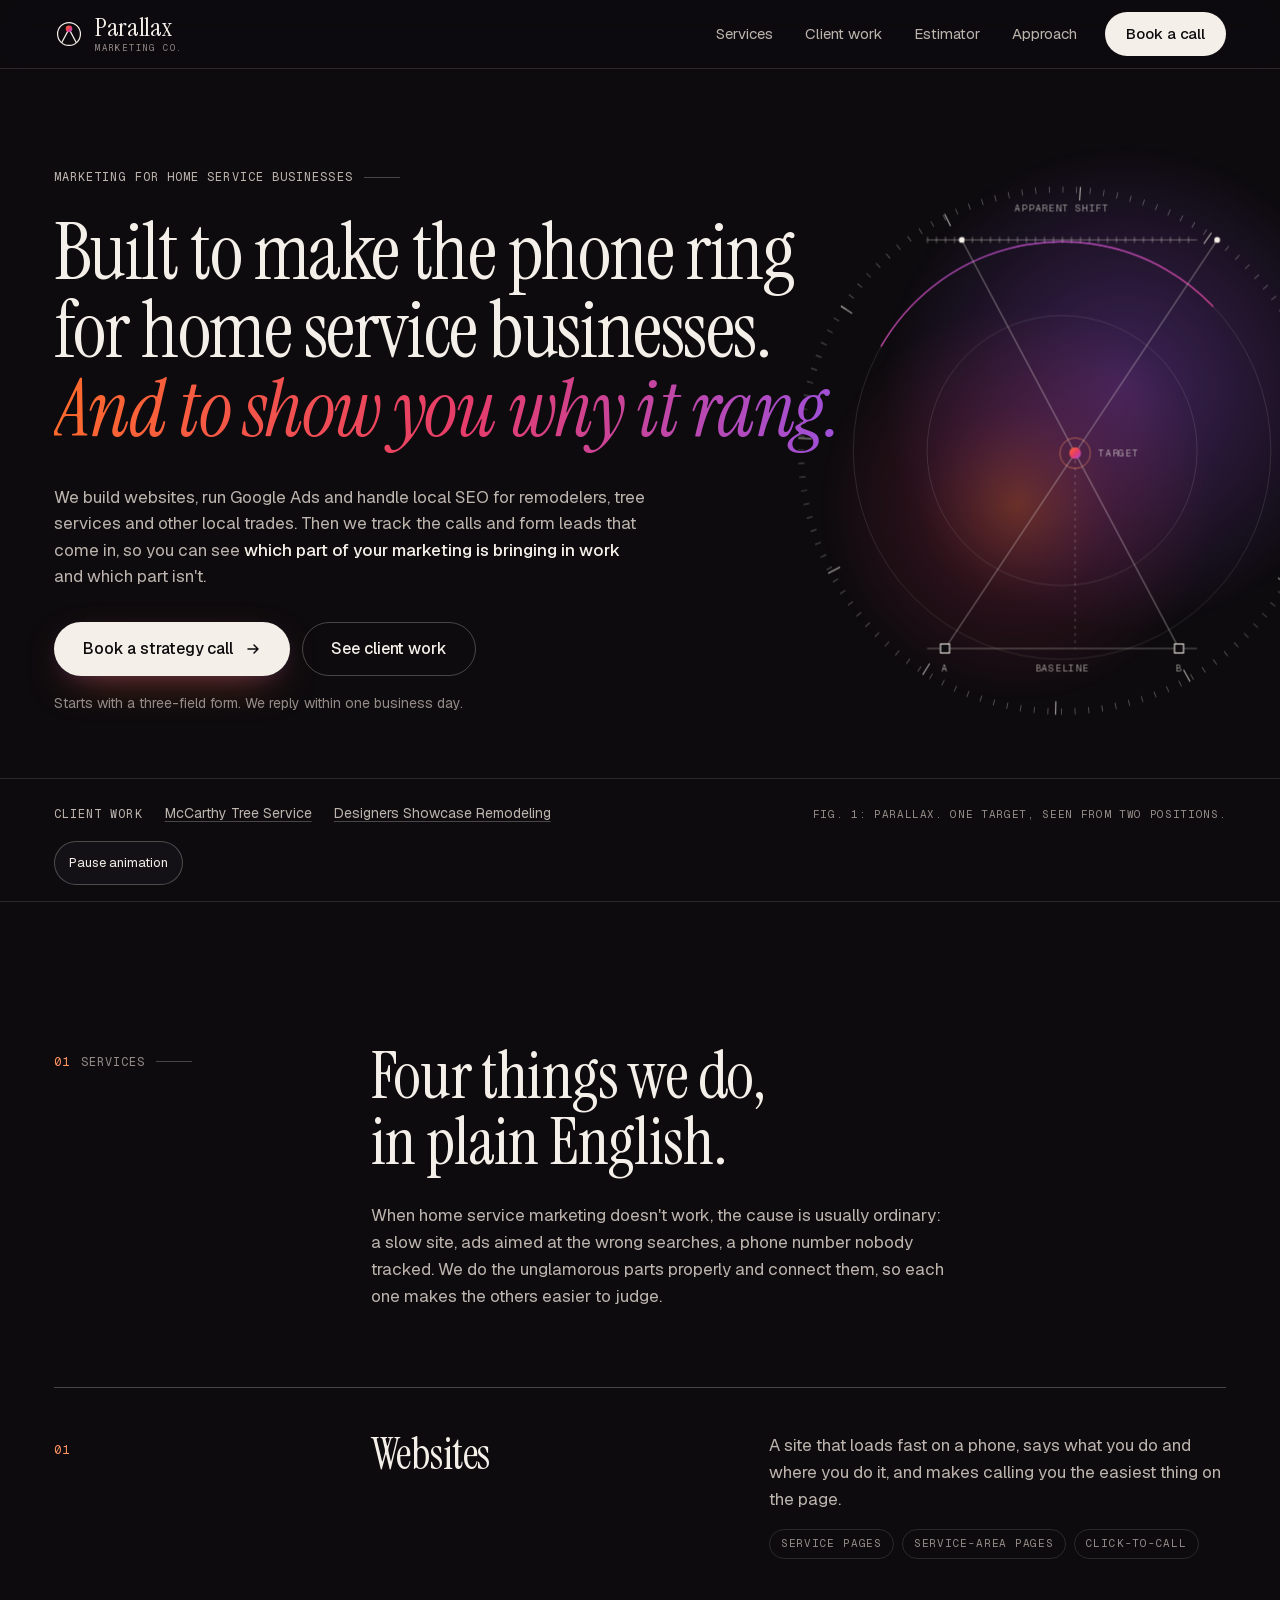
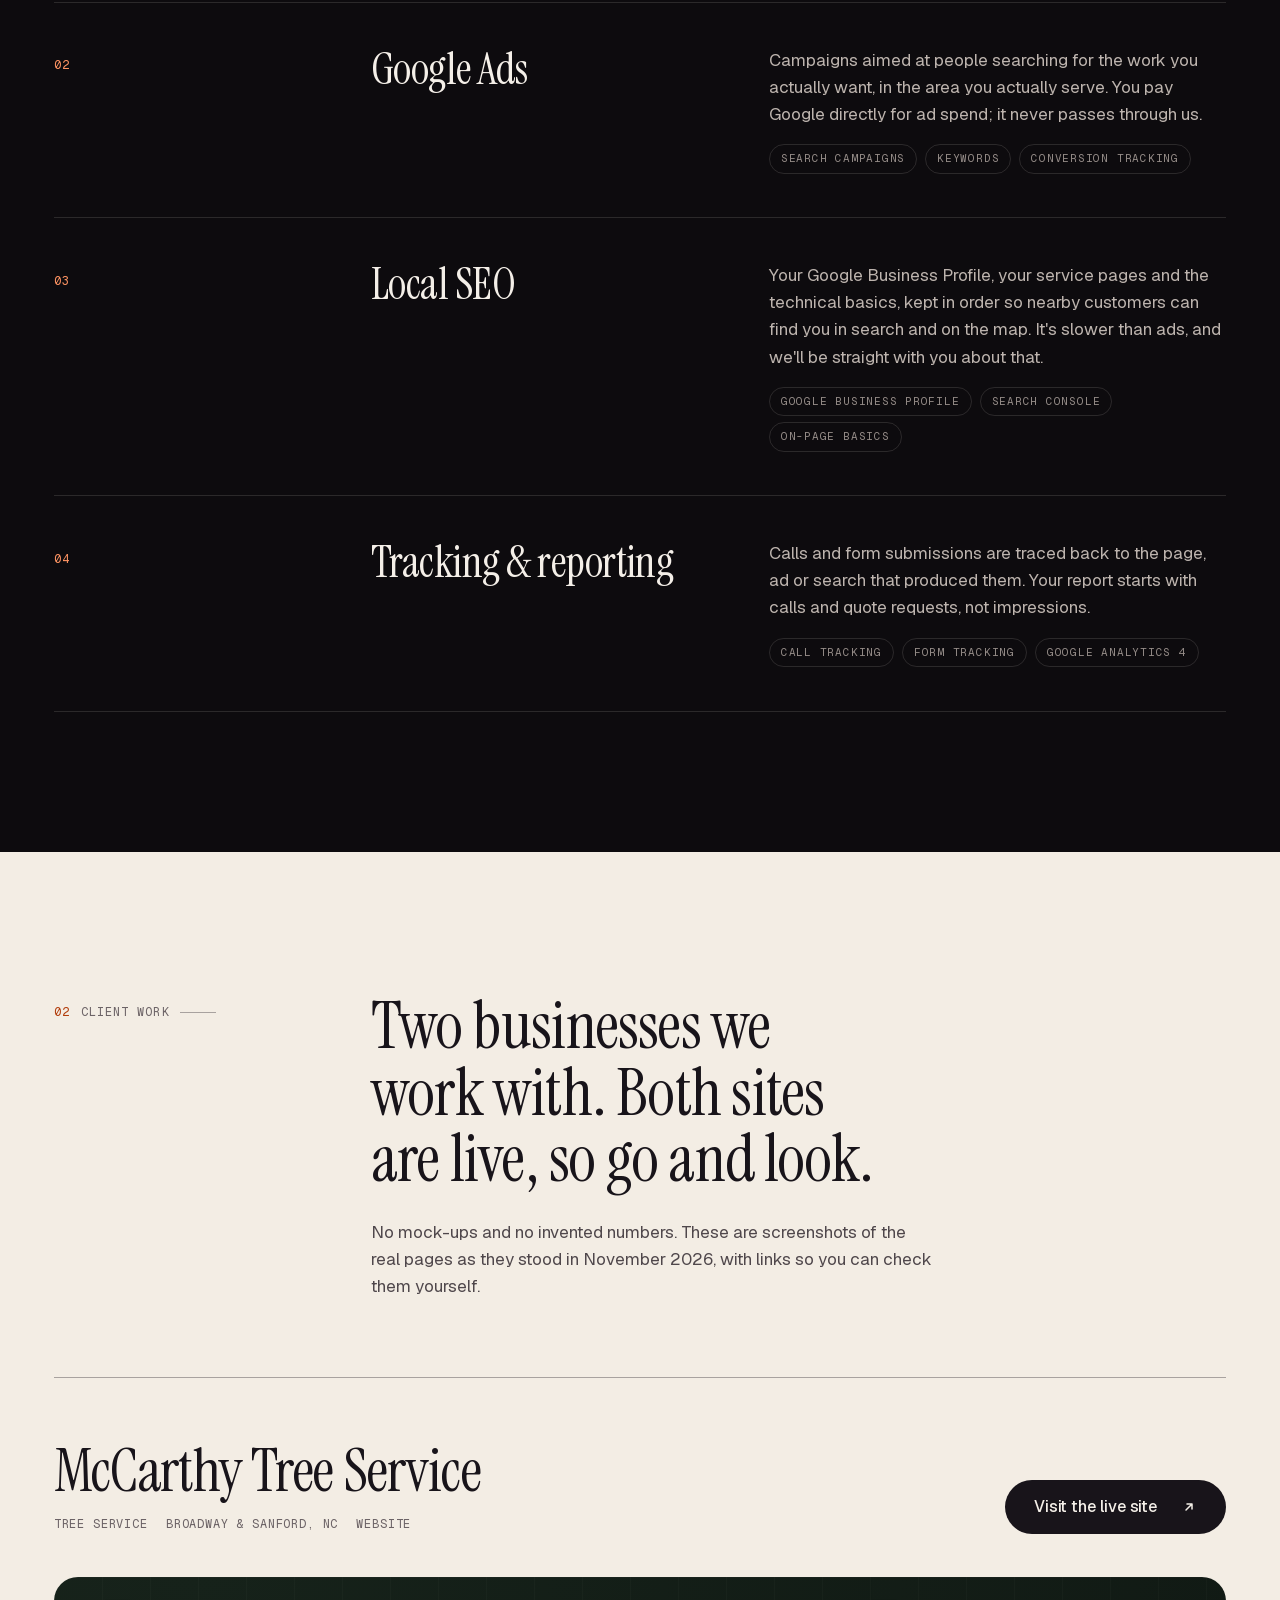
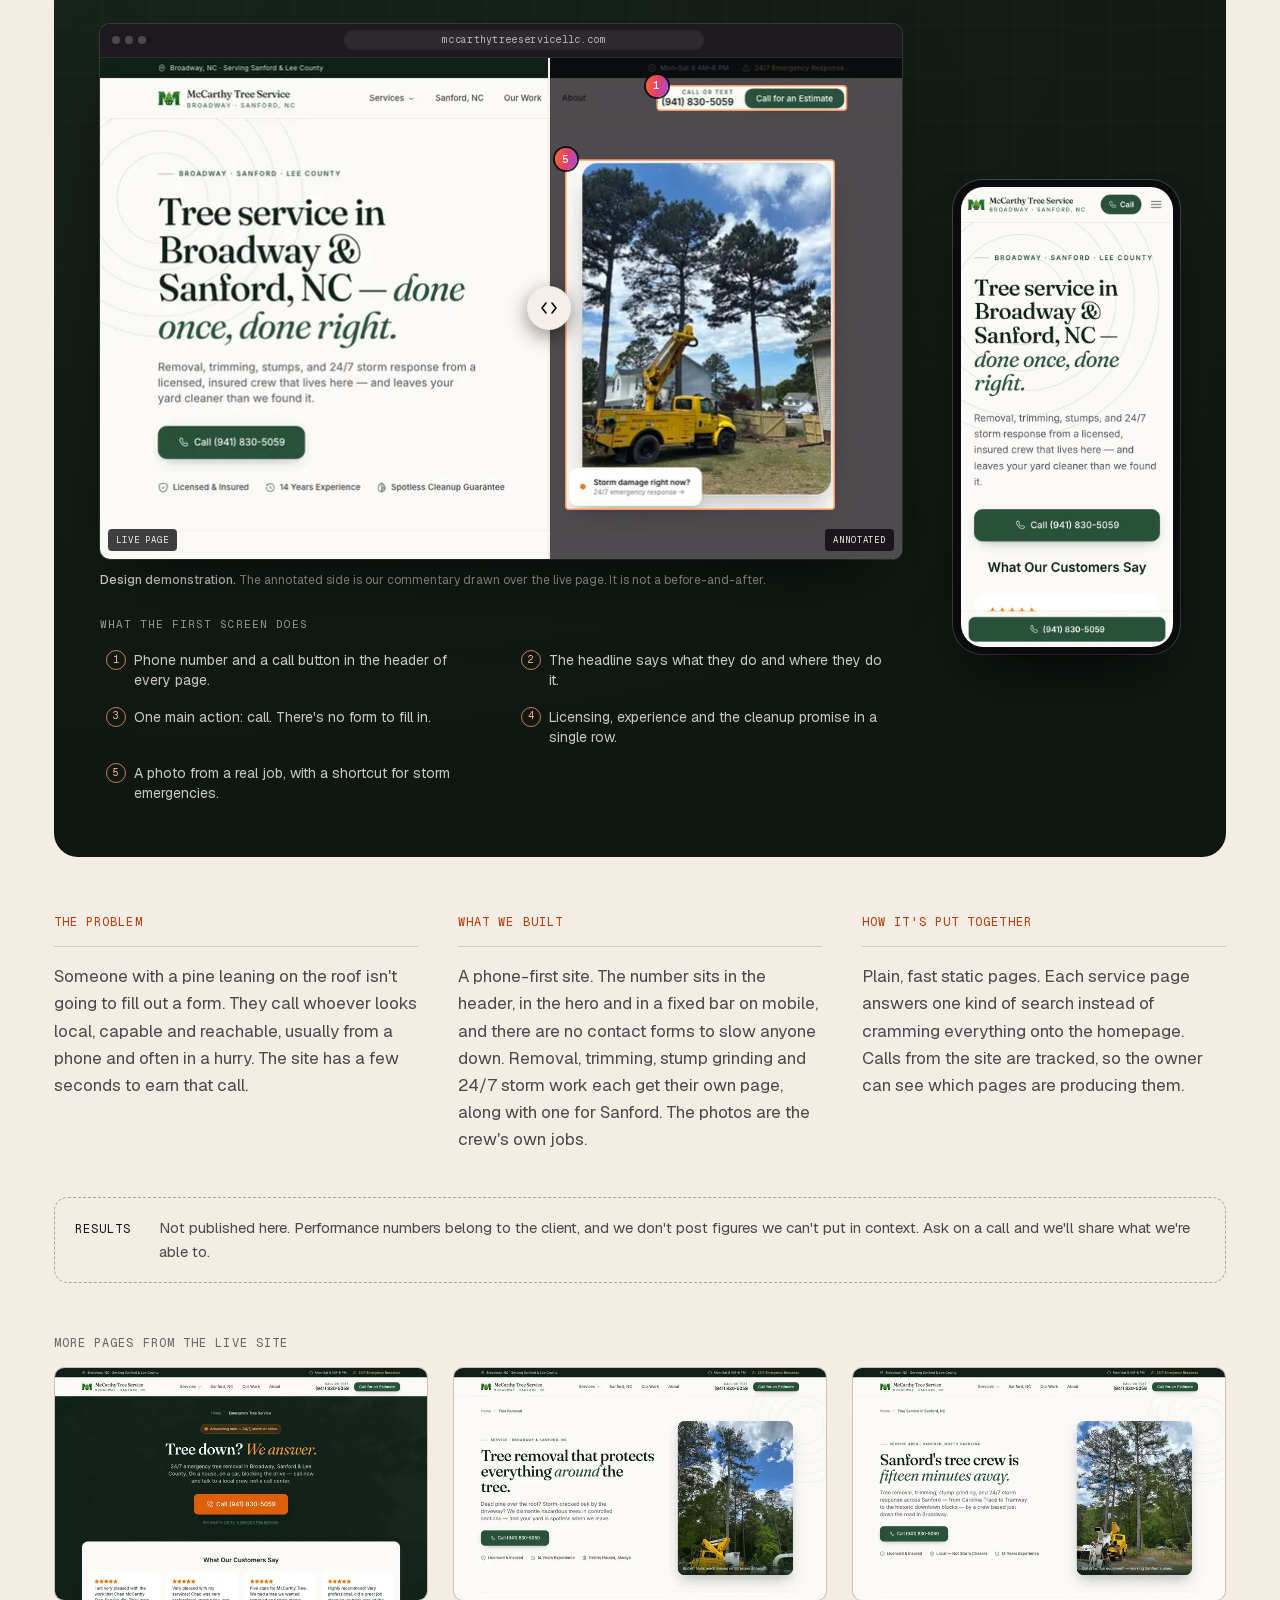
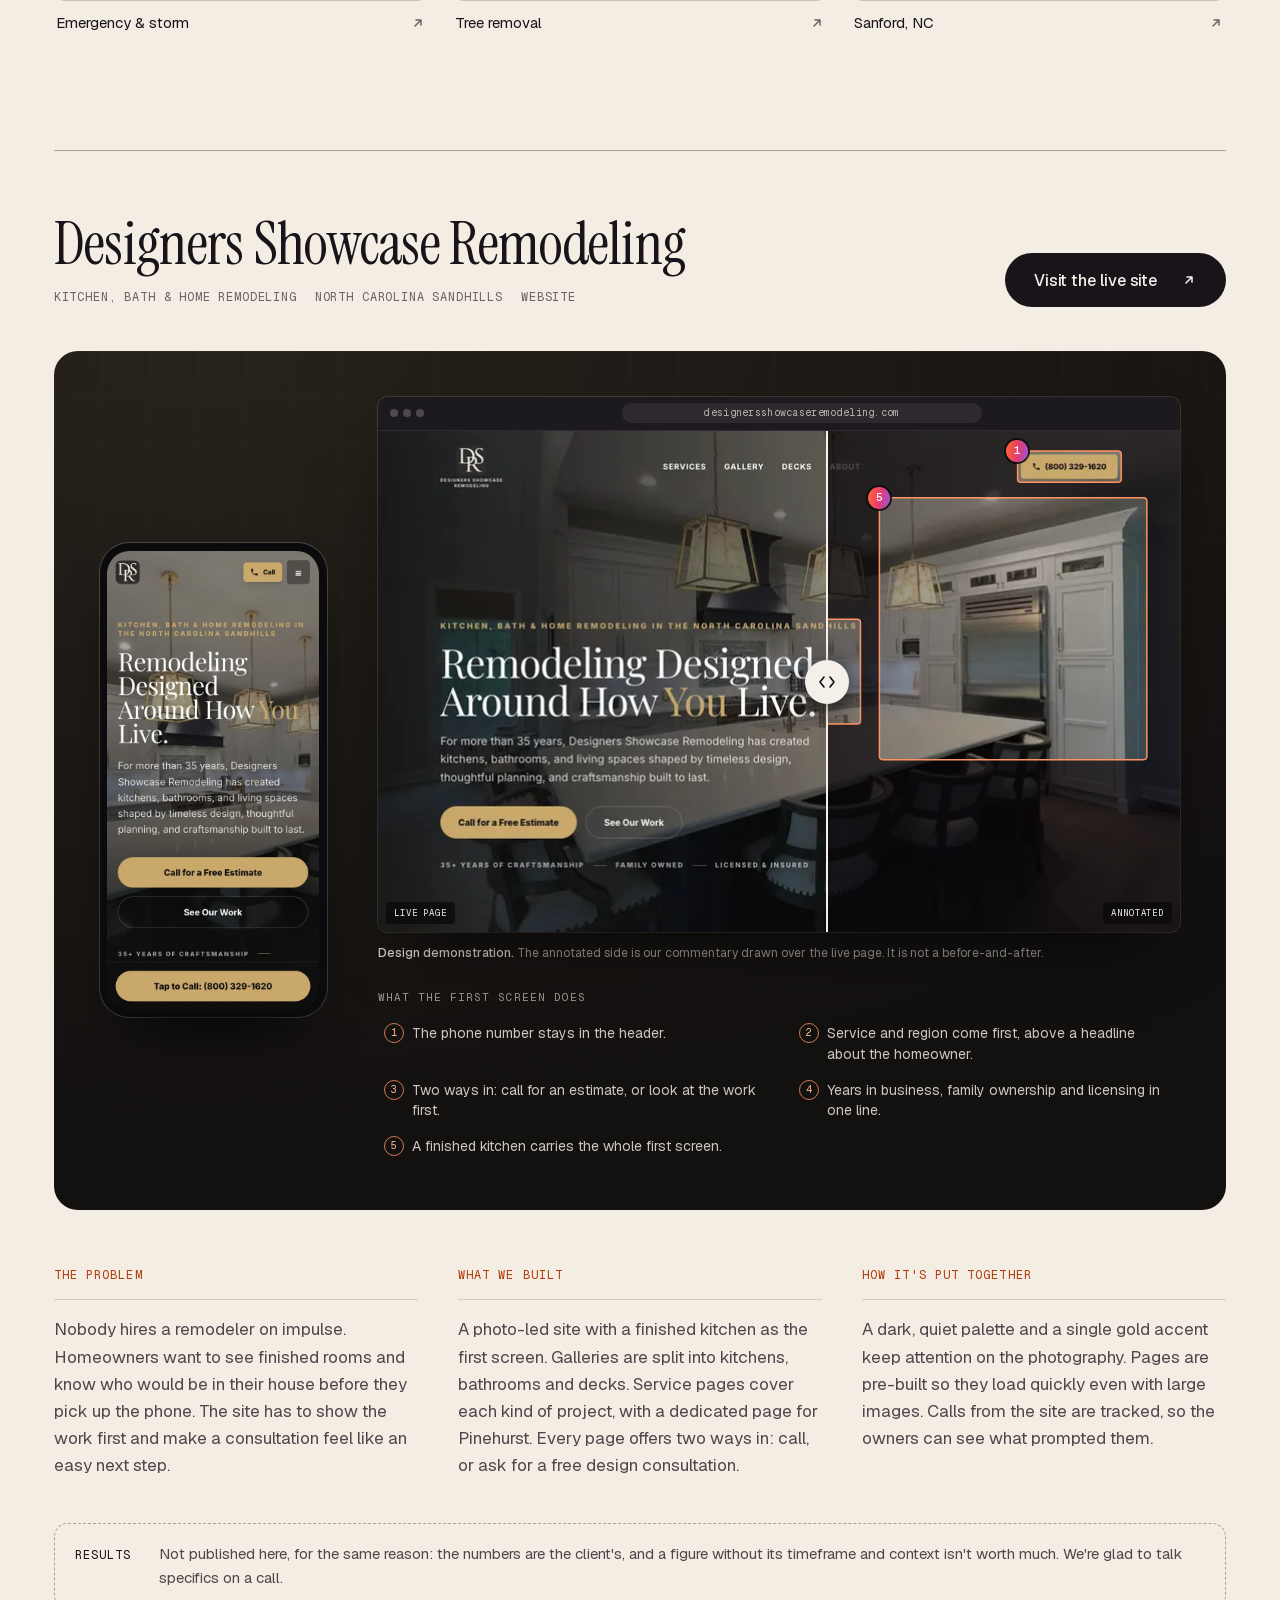
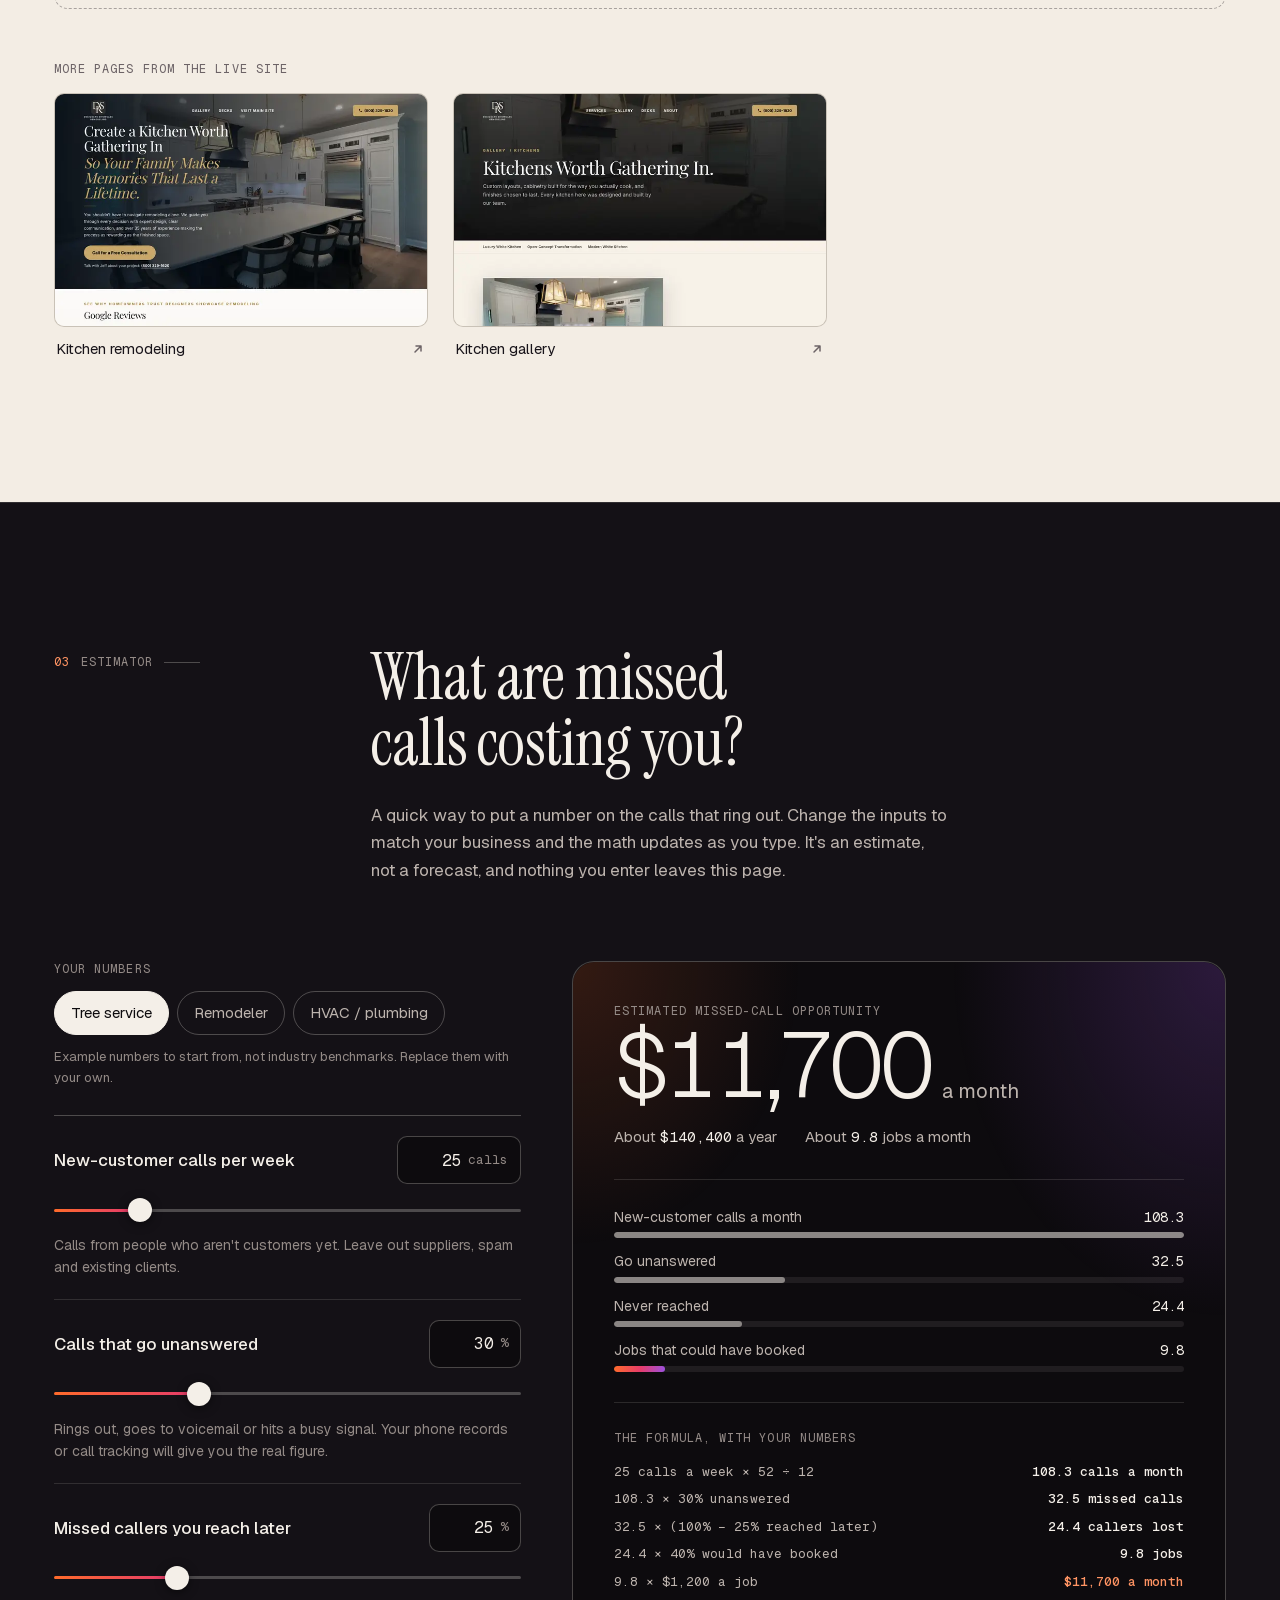
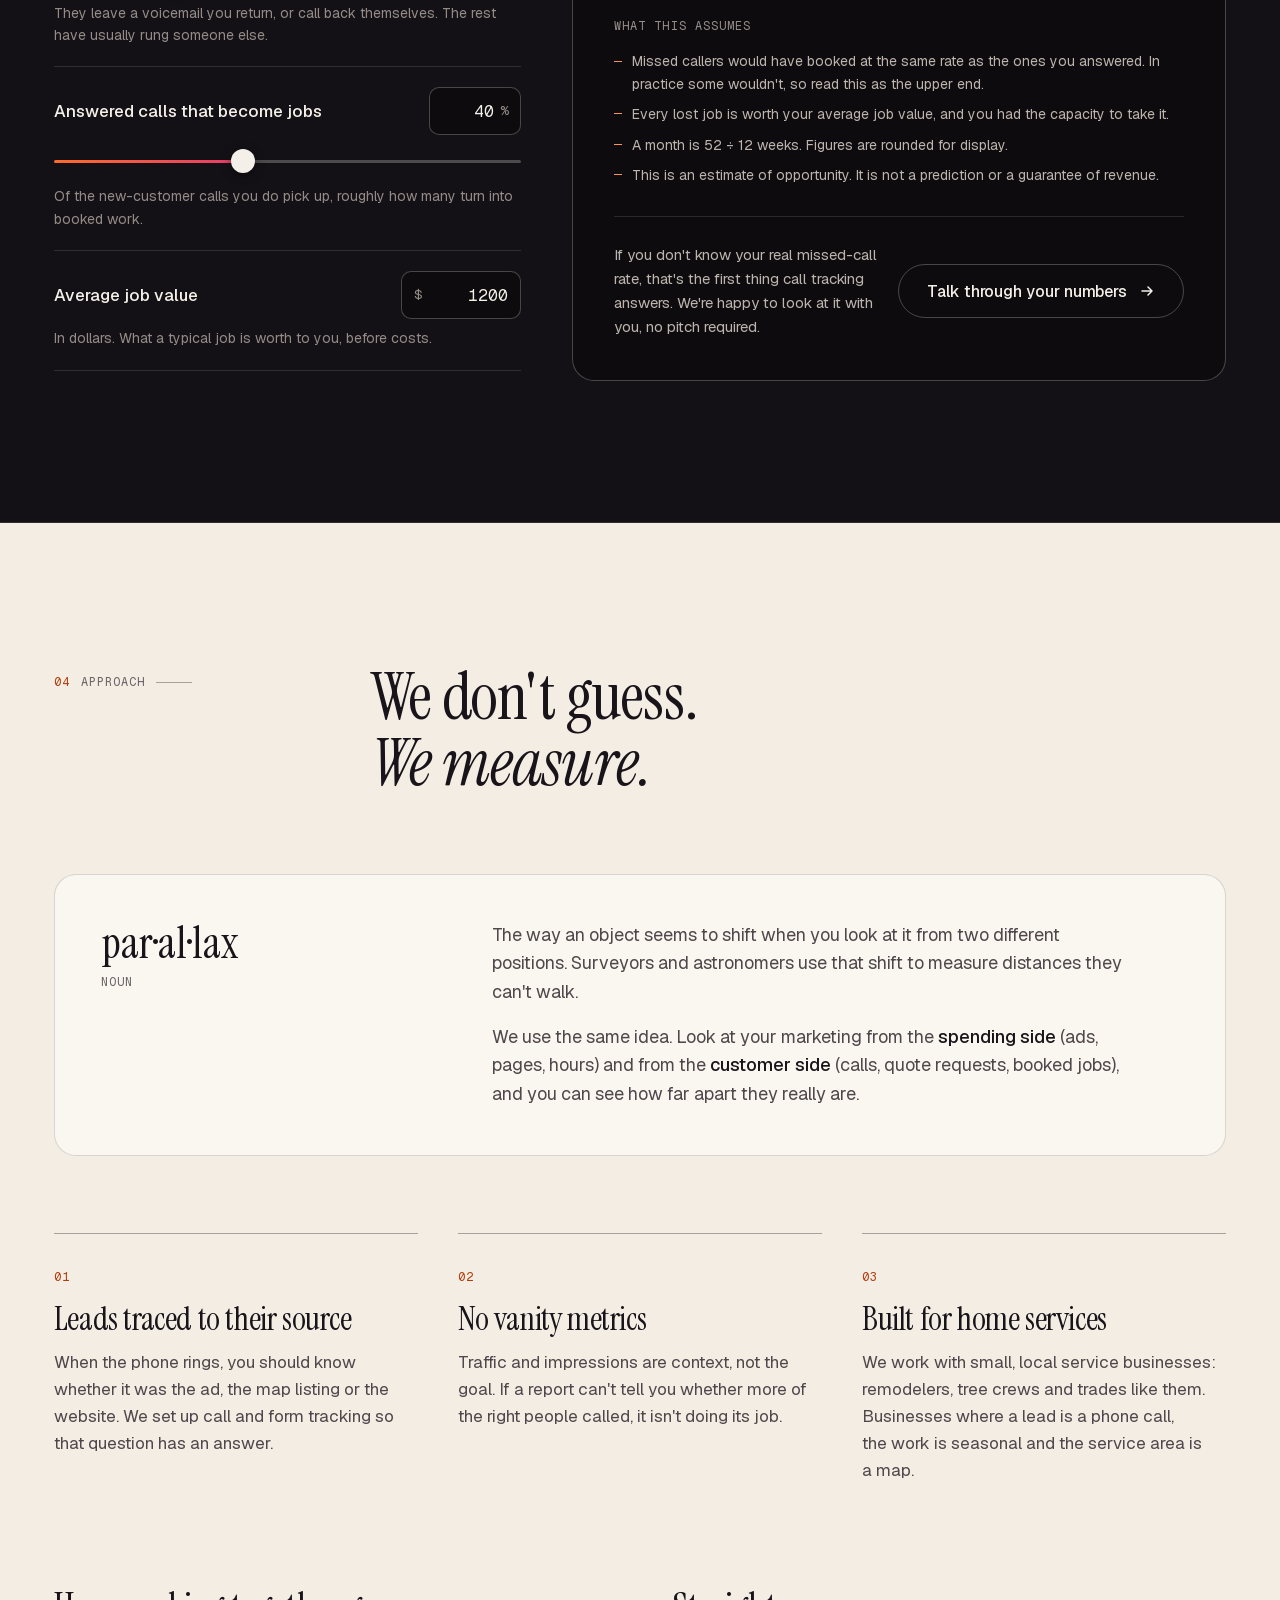
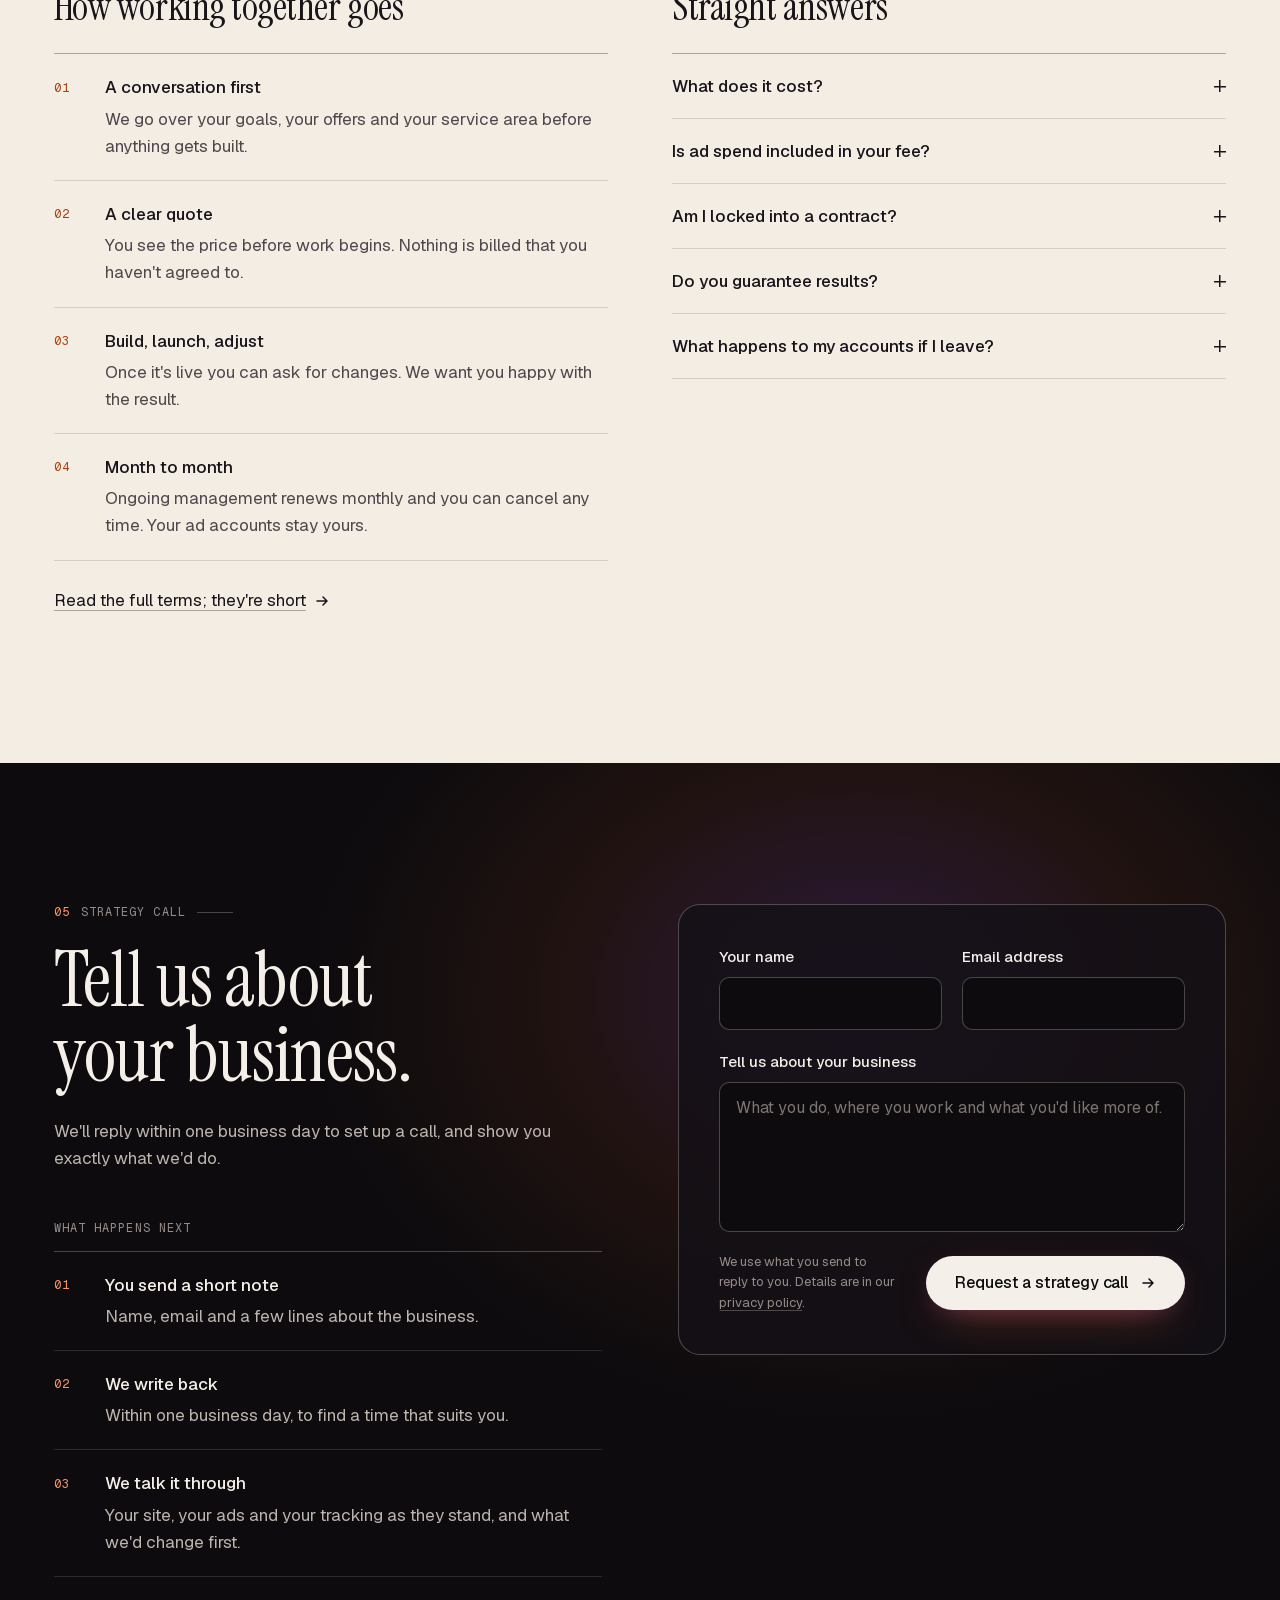
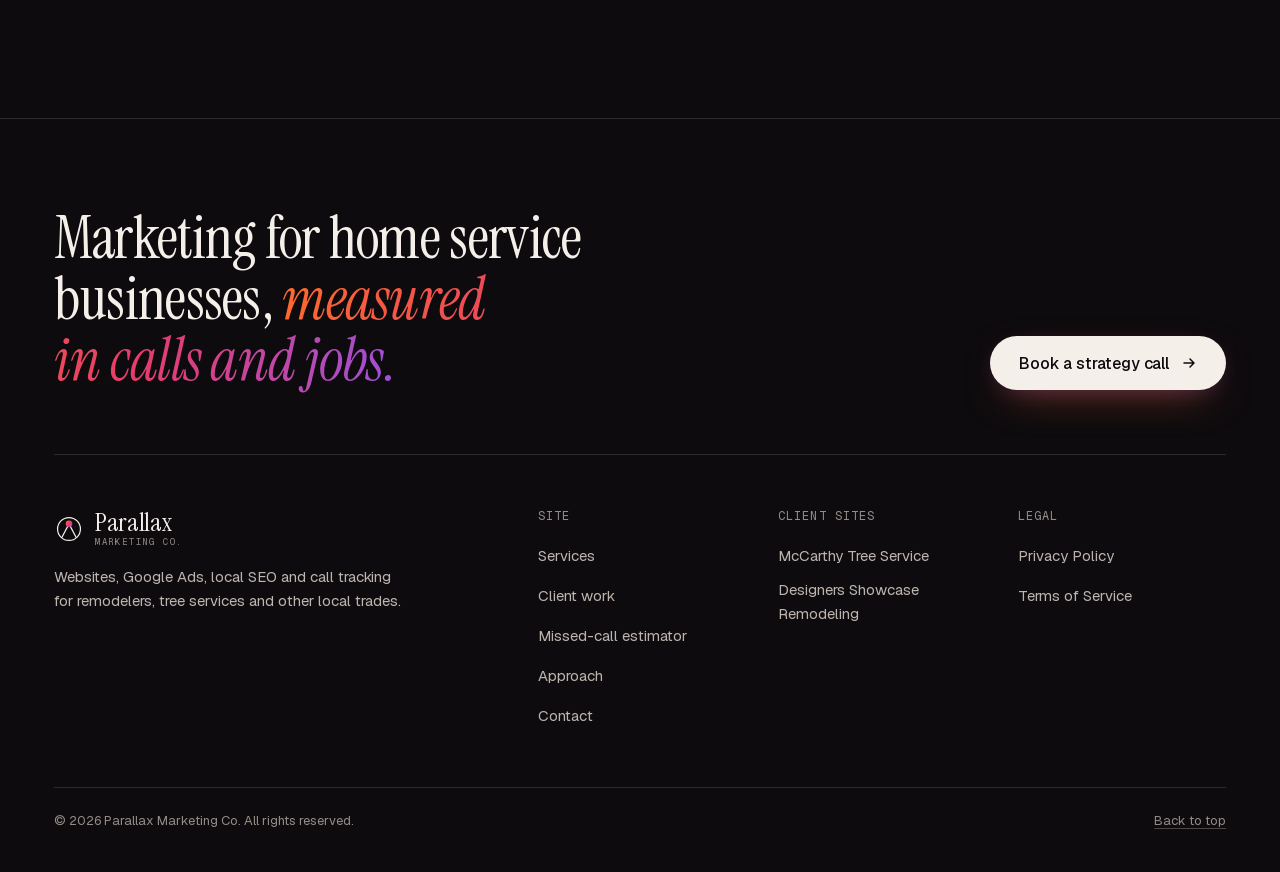
<file: index.html>
<!DOCTYPE html>
<html lang="en">
<head>
  <meta charset="UTF-8">
  <meta name="viewport" content="width=device-width, initial-scale=1.0">

  <title>Parallax Marketing Co. | Marketing for Home Service Businesses</title>
  <meta name="description" content="Parallax Marketing Co. builds websites, runs Google Ads and handles local SEO for home service businesses — remodelers, tree services and other local trades — with call and form tracking so you can see what's bringing in work.">
  <meta name="robots" content="index, follow">
  <link rel="canonical" href="https://www.parallaxmarketingco.com/">
  <meta name="theme-color" content="#0d0b0e">

  <!-- Open Graph -->
  <meta property="og:site_name" content="Parallax Marketing Co.">
  <meta property="og:title" content="Parallax Marketing Co. | Marketing for Home Service Businesses">
  <meta property="og:description" content="Websites, Google Ads and local SEO for home service businesses, with call and form tracking so you can see what's bringing in work.">
  <meta property="og:type" content="website">
  <meta property="og:url" content="https://www.parallaxmarketingco.com/">
  <meta property="og:locale" content="en_US">
  <meta property="og:image" content="https://www.parallaxmarketingco.com/assets/img/og-image.png">
  <meta property="og:image:width" content="1200">
  <meta property="og:image:height" content="630">
  <meta property="og:image:alt" content="Parallax Marketing Co. — marketing for home service businesses.">

  <!-- Twitter Card -->
  <meta name="twitter:card" content="summary_large_image">
  <meta name="twitter:title" content="Parallax Marketing Co. | Marketing for Home Service Businesses">
  <meta name="twitter:description" content="Websites, Google Ads and local SEO for home service businesses, with call and form tracking so you can see what's bringing in work.">
  <meta name="twitter:image" content="https://www.parallaxmarketingco.com/assets/img/og-image.png">

  <!-- Google Search Console verification (unchanged) -->
  <meta name="google-site-verification" content="FxKB1lQzvwk1TwtRygJnpa9aBDmh41OZsRw46J-kBsc" />

  <!-- Google tag (gtag.js) (unchanged) -->
  <script async src="https://www.googletagmanager.com/gtag/js?id=G-HY8X91YYYF"></script>
  <script>
    window.dataLayer = window.dataLayer || [];
    function gtag(){dataLayer.push(arguments);}
    gtag('js', new Date());
    gtag('config', 'G-HY8X91YYYF');
  </script>

  <script>document.documentElement.classList.add('js');</script>

  <link rel="preload" href="/assets/fonts/instrument-serif-latin.woff2" as="font" type="font/woff2" crossorigin>
  <link rel="preload" href="/assets/fonts/geist-latin.woff2" as="font" type="font/woff2" crossorigin>
  <link rel="stylesheet" href="/assets/css/site.css">

  <link rel="icon" href="/favicon.svg" type="image/svg+xml">

  <!-- Structured data (JSON-LD) -->
  <script type="application/ld+json">
  {
    "@context": "https://schema.org",
    "@type": "Organization",
    "name": "Parallax Marketing Co.",
    "url": "https://www.parallaxmarketingco.com/",
    "description": "Websites, Google Ads, local SEO and call tracking for home service businesses.",
    "sameAs": []
  }
  </script>
  <script type="application/ld+json">
  {
    "@context": "https://schema.org",
    "@type": "WebSite",
    "name": "Parallax Marketing Co.",
    "url": "https://www.parallaxmarketingco.com/"
  }
  </script>
</head>
<body class="theme-ink">
  <a class="skip" href="#main">Skip to content</a>

  <!-- ============ HEADER ============ -->
  <header class="site-header" id="site-header">
    <div class="wrap site-header__in">
      <a class="logo" href="#top" aria-label="Parallax Marketing Co. — home">
        <svg class="logo__mark" viewBox="0 0 32 32" width="30" height="30" aria-hidden="true" focusable="false">
          <defs>
            <linearGradient id="logo-grad" x1="0" y1="0" x2="1" y2="1">
              <stop offset="0" stop-color="#ff6b2b"/><stop offset=".52" stop-color="#e63c6b"/><stop offset="1" stop-color="#9b51e0"/>
            </linearGradient>
          </defs>
          <circle cx="16" cy="16" r="12.2" fill="none" stroke="currentColor" stroke-width="1.3"/>
          <path d="M8.2 25.4 16 10.5l7.8 14.9" fill="none" stroke="currentColor" stroke-width="1.3" stroke-linejoin="round"/>
          <circle cx="16" cy="10.5" r="3.5" fill="url(#logo-grad)"/>
        </svg>
        <span class="logo__text">
          <span class="logo__name">Parallax</span>
          <span class="logo__sub">Marketing Co.</span>
        </span>
      </a>

      <nav class="site-nav" id="site-nav" aria-label="Main">
        <ul>
          <li><a href="#services"><span class="n" aria-hidden="true">01</span>Services</a></li>
          <li><a href="#work"><span class="n" aria-hidden="true">02</span>Client work</a></li>
          <li><a href="#estimator"><span class="n" aria-hidden="true">03</span>Estimator</a></li>
          <li><a href="#why"><span class="n" aria-hidden="true">04</span>Approach</a></li>
        </ul>
        <div class="site-nav__foot">
          <a class="btn btn--primary" href="#contact">Book a strategy call
            <svg viewBox="0 0 16 16" width="16" height="16" aria-hidden="true"><path d="M3 8h10M9 4l4 4-4 4" fill="none" stroke="currentColor" stroke-width="1.5" stroke-linecap="round" stroke-linejoin="round"/></svg>
          </a>
          <p>Marketing for home service businesses.</p>
        </div>
      </nav>

      <a class="btn btn--primary btn--sm header-cta" href="#contact">Book a call</a>

      <button class="nav-toggle js-only" type="button" id="nav-toggle" aria-expanded="false" aria-controls="site-nav">
        <span class="nav-toggle__label">Menu</span>
        <span class="nav-toggle__icon" aria-hidden="true"></span>
      </button>
    </div>
  </header>

  <main id="main">

    <!-- ============ HERO ============ -->
    <section class="hero" id="top" aria-labelledby="hero-title">
      <div class="hero__fig" aria-hidden="true" data-parallax-fig>
        <svg class="fig" viewBox="0 0 640 640" focusable="false">
          <defs>
            <linearGradient id="fg-brand" x1="0" y1="0" x2="1" y2="1">
              <stop offset="0" stop-color="#ff6b2b"/><stop offset=".52" stop-color="#e63c6b"/><stop offset="1" stop-color="#9b51e0"/>
            </linearGradient>
            <radialGradient id="fg-warm">
              <stop offset="0" stop-color="#ff6b2b" stop-opacity=".34"/><stop offset=".5" stop-color="#e63c6b" stop-opacity=".13"/><stop offset="1" stop-color="#e63c6b" stop-opacity="0"/>
            </radialGradient>
            <radialGradient id="fg-cool">
              <stop offset="0" stop-color="#9b51e0" stop-opacity=".36"/><stop offset="1" stop-color="#9b51e0" stop-opacity="0"/>
            </radialGradient>
          </defs>
          <g class="fig__layer" data-depth="-10">
            <circle cx="390" cy="250" r="270" fill="url(#fg-cool)"/>
            <circle cx="270" cy="380" r="220" fill="url(#fg-warm)"/>
          </g>
          <g class="fig__layer" data-depth="6">
            <g class="fig__spin">
              <circle class="fig__ticks" cx="320" cy="320" r="290"/>
              <circle class="fig__ticks fig__ticks--major" cx="320" cy="320" r="286"/>
            </g>
            <circle class="fig__hair" cx="320" cy="320" r="232"/>
            <circle class="fig__hair" cx="320" cy="320" r="150"/>
            <circle class="fig__arc" cx="320" cy="320" r="232" stroke="url(#fg-brand)" transform="rotate(-150 320 320)"/>
          </g>
          <!-- The parallax diagram: two observers (A, B) sight one target; the
               closer the target, the further apart it lands on the far scale. -->
          <g class="fig__layer" data-depth="14">
            <line class="fig__scale" x1="170" y1="86" x2="470" y2="86"/>
            <line class="fig__scale-ticks" x1="170" y1="86" x2="470" y2="86"/>
            <line class="fig__scale" x1="170" y1="540" x2="470" y2="540"/>
            <line class="fig__dash" id="f-dist" x1="320" y1="270" x2="320" y2="540"/>
            <line class="fig__sight" id="f-la" x1="190" y1="540" x2="408.6" y2="86"/>
            <line class="fig__sight" id="f-lb" x1="450" y1="540" x2="231.4" y2="86"/>
            <line id="f-br" x1="231.4" y1="68" x2="408.6" y2="68" stroke="url(#fg-brand)" stroke-width="1.6"/>
            <circle class="fig__dot" id="f-da" cx="408.6" cy="86" r="3.2"/>
            <circle class="fig__dot" id="f-db" cx="231.4" cy="86" r="3.2"/>
            <circle class="fig__halo" id="f-th" cx="320" cy="270" r="17"/>
            <circle id="f-t" cx="320" cy="270" r="6.5" fill="url(#fg-brand)"/>
            <rect class="fig__obs" x="185" y="535" width="10" height="10"/>
            <rect class="fig__obs" x="445" y="535" width="10" height="10"/>
            <text x="320" y="54" text-anchor="middle">Apparent shift</text>
            <text id="f-tl" x="346" y="274">Target</text>
            <text x="190" y="566" text-anchor="middle">A</text>
            <text x="450" y="566" text-anchor="middle">B</text>
            <text x="320" y="566" text-anchor="middle">Baseline</text>
          </g>
        </svg>
      </div>

      <div class="wrap hero__inner">
        <p class="label" data-enter style="--i:0">Marketing for home service businesses</p>
        <h1 id="hero-title" data-enter style="--i:1">
          <span class="line">Built to make the phone ring</span>
          <span class="line">for home service businesses.</span>
          <span class="line"><em class="grad-text">And to show you why it rang.</em></span>
        </h1>
        <div class="hero__lower">
          <p class="hero__lede" data-enter style="--i:2">
            We build websites, run Google Ads and handle local SEO for remodelers, tree services and other
            local trades. Then we track the calls and form leads that come in, so you can see
            <strong>which part of your marketing is bringing in work</strong> and which part isn't.
          </p>
          <div class="hero__cta" data-enter style="--i:3">
            <a class="btn btn--primary" href="#contact">Book a strategy call
              <svg viewBox="0 0 16 16" width="16" height="16" aria-hidden="true"><path d="M3 8h10M9 4l4 4-4 4" fill="none" stroke="currentColor" stroke-width="1.5" stroke-linecap="round" stroke-linejoin="round"/></svg>
            </a>
            <a class="btn btn--ghost" href="#work">See client work</a>
          </div>
          <p class="hero__note" data-enter style="--i:4">Starts with a three-field form. We reply within one business day.</p>
        </div>
      </div>

      <div class="hero__meta">
        <div class="wrap hero__meta-in">
          <div class="hero__clients">
            <p class="label label--plain">Client work</p>
            <a class="link" href="#case-mccarthy">McCarthy Tree Service</a>
            <a class="link" href="#case-designers">Designers Showcase Remodeling</a>
          </div>
          <p class="hero__caption">Fig. 1: Parallax. One target, seen from two positions.</p>
          <button class="motion-toggle" type="button" aria-pressed="false">Pause animation</button>
        </div>
      </div>
    </section>

    <!-- ============ SERVICES ============ -->
    <section class="section services" id="services" aria-labelledby="services-title">
      <div class="wrap">
        <header class="sec-head" data-reveal>
          <p class="label"><span class="label__n">01</span> Services</p>
          <div>
            <h2 id="services-title">Four things we do, in plain English.</h2>
            <p class="sec-head__intro">
              When home service marketing doesn't work, the cause is usually ordinary: a slow site, ads aimed at the
              wrong searches, a phone number nobody tracked. We do the unglamorous parts properly and connect them,
              so each one makes the others easier to judge.
            </p>
          </div>
        </header>

        <ol class="svc">
          <li class="svc__row" data-reveal>
            <span class="svc__n" aria-hidden="true">01</span>
            <h3 class="svc__title">Websites</h3>
            <div>
              <p class="svc__body">A site that loads fast on a phone, says what you do and where you do it, and makes calling you the easiest thing on the page.</p>
              <ul class="svc__tags" aria-label="Includes"><li>Service pages</li><li>Service-area pages</li><li>Click-to-call</li></ul>
            </div>
          </li>
          <li class="svc__row" data-reveal>
            <span class="svc__n" aria-hidden="true">02</span>
            <h3 class="svc__title">Google Ads</h3>
            <div>
              <p class="svc__body">Campaigns aimed at people searching for the work you actually want, in the area you actually serve. You pay Google directly for ad spend; it never passes through us.</p>
              <ul class="svc__tags" aria-label="Includes"><li>Search campaigns</li><li>Keywords</li><li>Conversion tracking</li></ul>
            </div>
          </li>
          <li class="svc__row" data-reveal>
            <span class="svc__n" aria-hidden="true">03</span>
            <h3 class="svc__title">Local SEO</h3>
            <div>
              <p class="svc__body">Your Google Business Profile, your service pages and the technical basics, kept in order so nearby customers can find you in search and on the map. It's slower than ads, and we'll be straight with you about that.</p>
              <ul class="svc__tags" aria-label="Includes"><li>Google Business Profile</li><li>Search Console</li><li>On-page basics</li></ul>
            </div>
          </li>
          <li class="svc__row" data-reveal>
            <span class="svc__n" aria-hidden="true">04</span>
            <h3 class="svc__title">Tracking &amp; reporting</h3>
            <div>
              <p class="svc__body">Calls and form submissions are traced back to the page, ad or search that produced them. Your report starts with calls and quote requests, not impressions.</p>
              <ul class="svc__tags" aria-label="Includes"><li>Call tracking</li><li>Form tracking</li><li>Google Analytics 4</li></ul>
            </div>
          </li>
        </ol>
      </div>
    </section>

    <!-- ============ CLIENT WORK ============ -->
    <section class="section work theme-paper" id="work" aria-labelledby="work-title">
      <div class="wrap">
        <header class="sec-head" data-reveal>
          <p class="label"><span class="label__n">02</span> Client work</p>
          <div>
            <h2 id="work-title">Two businesses we work with. Both sites are live, so go and look.</h2>
            <p class="sec-head__intro">
              No mock-ups and no invented numbers. These are screenshots of the real pages as they stood in
              November 2026, with links so you can check them yourself.
            </p>
          </div>
        </header>

        <!-- ===== Case: McCarthy Tree Service ===== -->
        <article class="case" id="case-mccarthy" aria-labelledby="case-mccarthy-title">
          <header class="case__head" data-reveal>
            <div>
              <h3 class="case__title" id="case-mccarthy-title">McCarthy Tree Service</h3>
              <p class="case__meta"><span>Tree service</span><span>Broadway &amp; Sanford, NC</span><span>Website</span></p>
            </div>
            <a class="btn btn--primary case__visit" href="https://mccarthytreeservicellc.com/" target="_blank" rel="noopener">
              Visit the live site<span class="sr-only"> for McCarthy Tree Service (opens in a new tab)</span>
              <svg viewBox="0 0 16 16" width="16" height="16" aria-hidden="true"><path d="M5 11l6-6M6 5h5v5" fill="none" stroke="currentColor" stroke-width="1.5" stroke-linecap="round" stroke-linejoin="round"/></svg>
            </a>
          </header>

          <div class="stage" data-reveal data-tilt>
            <div class="stage__main">
              <div class="browser">
                <div class="browser__bar" aria-hidden="true">
                  <span class="browser__dots"><i></i><i></i><i></i></span>
                  <span class="browser__url">mccarthytreeservicellc.com</span>
                </div>
                <div class="compare" data-compare>
                  <img class="compare__img"
                       src="/assets/img/work/mccarthy-desktop-800.webp"
                       srcset="/assets/img/work/mccarthy-desktop-800.webp 800w, /assets/img/work/mccarthy-desktop-1440.webp 1440w"
                       sizes="(min-width: 900px) 62vw, 92vw"
                       width="1440" height="900" loading="lazy" decoding="async"
                       alt="McCarthy Tree Service homepage on desktop: the headline reads “Tree service in Broadway & Sanford, NC — done once, done right,” with a call button and a photo of a bucket truck at work.">
                  <div class="compare__over" aria-hidden="true">
                    <svg viewBox="0 0 1440 900" preserveAspectRatio="none" focusable="false">
                      <defs>
                        <mask id="cut-mccarthy">
                          <rect width="1440" height="900" fill="#fff"/>
                          <rect x="1000" y="50" width="340" height="44" rx="6"/>
                          <rect x="100" y="240" width="565" height="280" rx="6"/>
                          <rect x="98" y="655" width="276" height="71" rx="6"/>
                          <rect x="98" y="756" width="635" height="30" rx="6"/>
                          <rect x="836" y="183" width="482" height="627" rx="6"/>
                        </mask>
                      </defs>
                      <rect class="compare__scrim" width="1440" height="900" mask="url(#cut-mccarthy)"/>
                      <rect class="compare__box" data-pin="1" x="1000" y="50" width="340" height="44" rx="6"/>
                      <rect class="compare__box" data-pin="2" x="100" y="240" width="565" height="280" rx="6"/>
                      <rect class="compare__box" data-pin="3" x="98" y="655" width="276" height="71" rx="6"/>
                      <rect class="compare__box" data-pin="4" x="98" y="756" width="635" height="30" rx="6"/>
                      <rect class="compare__box" data-pin="5" x="836" y="183" width="482" height="627" rx="6"/>
                    </svg>
                    <span class="pin" data-pin="1" style="left:69.4%;top:5.6%">1</span>
                    <span class="pin" data-pin="2" style="left:6.9%;top:26.7%">2</span>
                    <span class="pin" data-pin="3" style="left:6.8%;top:72.8%">3</span>
                    <span class="pin" data-pin="4" style="left:6.8%;top:84%">4</span>
                    <span class="pin" data-pin="5" style="left:58.1%;top:20.3%">5</span>
                  </div>
                  <span class="compare__tag compare__tag--l" aria-hidden="true">Live page</span>
                  <span class="compare__tag compare__tag--r" aria-hidden="true">Annotated</span>
                  <input class="compare__range js-only" type="range" min="0" max="100" step="1" value="56"
                         aria-label="Annotated view of the McCarthy Tree Service homepage: drag to reveal more or less of the annotations">
                  <div class="compare__handle" aria-hidden="true">
                    <span class="compare__grip"><svg viewBox="0 0 20 20" width="20" height="20"><path d="M7 5l-4 5 4 5M13 5l4 5-4 5" fill="none" stroke="currentColor" stroke-width="1.6" stroke-linecap="round" stroke-linejoin="round"/></svg></span>
                  </div>
                </div>
              </div>
              <p class="stage__note"><strong>Design demonstration.</strong> The annotated side is our commentary drawn over the live page. It is not a before-and-after.</p>
            </div>

              <div class="phone">
                <img src="/assets/img/work/mccarthy-mobile-560.webp" width="560" height="1212" loading="lazy" decoding="async"
                     alt="The same McCarthy Tree Service homepage on a phone, with a call button in the header and a fixed call bar at the bottom of the screen.">
              </div>
              <div class="legend">
                <p class="legend__title" id="legend-mccarthy">What the first screen does</p>
                <ol aria-labelledby="legend-mccarthy">
                  <li data-pin="1">Phone number and a call button in the header of every page.</li>
                  <li data-pin="2">The headline says what they do and where they do it.</li>
                  <li data-pin="3">One main action: call. There's no form to fill in.</li>
                  <li data-pin="4">Licensing, experience and the cleanup promise in a single row.</li>
                  <li data-pin="5">A photo from a real job, with a shortcut for storm emergencies.</li>
                </ol>
              </div>
          </div>

          <div class="case__body">
            <div class="case__col" data-reveal>
              <h4>The problem</h4>
              <p>Someone with a pine leaning on the roof isn't going to fill out a form. They call whoever looks local, capable and reachable, usually from a phone and often in a hurry. The site has a few seconds to earn that call.</p>
            </div>
            <div class="case__col" data-reveal style="--d:.08s">
              <h4>What we built</h4>
              <p>A phone-first site. The number sits in the header, in the hero and in a fixed bar on mobile, and there are no contact forms to slow anyone down. Removal, trimming, stump grinding and 24/7 storm work each get their own page, along with one for Sanford. The photos are the crew's own jobs.</p>
            </div>
            <div class="case__col" data-reveal style="--d:.16s">
              <h4>How it's put together</h4>
              <p>Plain, fast static pages. Each service page answers one kind of search instead of cramming everything onto the homepage. Calls from the site are tracked, so the owner can see which pages are producing them.</p>
            </div>
          </div>

          <p class="case__results" data-reveal>
            <strong>Results</strong>
            <span>Not published here. Performance numbers belong to the client, and we don't post figures we can't put in context. Ask on a call and we'll share what we're able to.</span>
          </p>

          <div class="pages" data-reveal>
            <p class="pages__title">More pages from the live site</p>
            <ul class="pages__grid">
              <li><a class="page-card" href="https://mccarthytreeservicellc.com/emergency-tree-service/" target="_blank" rel="noopener">
                <div class="page-card__img"><img src="/assets/img/work/mccarthy-emergency-720.webp" width="720" height="450" loading="lazy" decoding="async" alt="Emergency tree service page with the headline “Tree down? We answer.”"></div>
                <span class="page-card__cap">Emergency &amp; storm<span class="sr-only"> (opens in a new tab)</span><svg viewBox="0 0 16 16" width="16" height="16" aria-hidden="true"><path d="M5 11l6-6M6 5h5v5" fill="none" stroke="currentColor" stroke-width="1.5" stroke-linecap="round" stroke-linejoin="round"/></svg></span>
              </a></li>
              <li><a class="page-card" href="https://mccarthytreeservicellc.com/tree-removal/" target="_blank" rel="noopener">
                <div class="page-card__img"><img src="/assets/img/work/mccarthy-removal-720.webp" width="720" height="450" loading="lazy" decoding="async" alt="Tree removal page with the headline “Tree removal that protects everything around the tree.”"></div>
                <span class="page-card__cap">Tree removal<span class="sr-only"> (opens in a new tab)</span><svg viewBox="0 0 16 16" width="16" height="16" aria-hidden="true"><path d="M5 11l6-6M6 5h5v5" fill="none" stroke="currentColor" stroke-width="1.5" stroke-linecap="round" stroke-linejoin="round"/></svg></span>
              </a></li>
              <li><a class="page-card" href="https://mccarthytreeservicellc.com/tree-service-sanford-nc/" target="_blank" rel="noopener">
                <div class="page-card__img"><img src="/assets/img/work/mccarthy-sanford-720.webp" width="720" height="450" loading="lazy" decoding="async" alt="Sanford service-area page with the headline “Sanford's tree crew is fifteen minutes away.”"></div>
                <span class="page-card__cap">Sanford, NC<span class="sr-only"> (opens in a new tab)</span><svg viewBox="0 0 16 16" width="16" height="16" aria-hidden="true"><path d="M5 11l6-6M6 5h5v5" fill="none" stroke="currentColor" stroke-width="1.5" stroke-linecap="round" stroke-linejoin="round"/></svg></span>
              </a></li>
            </ul>
          </div>
        </article>

        <!-- ===== Case: Designers Showcase Remodeling ===== -->
        <article class="case" id="case-designers" aria-labelledby="case-designers-title">
          <header class="case__head" data-reveal>
            <div>
              <h3 class="case__title" id="case-designers-title">Designers Showcase Remodeling</h3>
              <p class="case__meta"><span>Kitchen, bath &amp; home remodeling</span><span>North Carolina Sandhills</span><span>Website</span></p>
            </div>
            <a class="btn btn--primary case__visit" href="https://www.designersshowcaseremodeling.com/" target="_blank" rel="noopener">
              Visit the live site<span class="sr-only"> for Designers Showcase Remodeling (opens in a new tab)</span>
              <svg viewBox="0 0 16 16" width="16" height="16" aria-hidden="true"><path d="M5 11l6-6M6 5h5v5" fill="none" stroke="currentColor" stroke-width="1.5" stroke-linecap="round" stroke-linejoin="round"/></svg>
            </a>
          </header>

          <div class="stage stage--gold stage--flip" data-reveal data-tilt>
            <div class="stage__main">
              <div class="browser">
                <div class="browser__bar" aria-hidden="true">
                  <span class="browser__dots"><i></i><i></i><i></i></span>
                  <span class="browser__url">designersshowcaseremodeling.com</span>
                </div>
                <div class="compare" data-compare>
                  <img class="compare__img"
                       src="/assets/img/work/designers-desktop-800.webp"
                       srcset="/assets/img/work/designers-desktop-800.webp 800w, /assets/img/work/designers-desktop-1440.webp 1440w"
                       sizes="(min-width: 900px) 62vw, 92vw"
                       width="1440" height="900" loading="lazy" decoding="async"
                       alt="Designers Showcase Remodeling homepage on desktop: a finished kitchen fills the screen behind the headline “Remodeling Designed Around How You Live.”">
                  <div class="compare__over" aria-hidden="true">
                    <svg viewBox="0 0 1440 900" preserveAspectRatio="none" focusable="false">
                      <defs>
                        <mask id="cut-designers">
                          <rect width="1440" height="900" fill="#fff"/>
                          <rect x="1148" y="36" width="186" height="56" rx="6"/>
                          <rect x="106" y="338" width="760" height="188" rx="6"/>
                          <rect x="106" y="668" width="446" height="70" rx="6"/>
                          <rect x="106" y="768" width="674" height="24" rx="6"/>
                          <rect x="900" y="120" width="480" height="470" rx="6"/>
                        </mask>
                      </defs>
                      <rect class="compare__scrim" width="1440" height="900" mask="url(#cut-designers)"/>
                      <rect class="compare__box" data-pin="1" x="1148" y="36" width="186" height="56" rx="6"/>
                      <rect class="compare__box" data-pin="2" x="106" y="338" width="760" height="188" rx="6"/>
                      <rect class="compare__box" data-pin="3" x="106" y="668" width="446" height="70" rx="6"/>
                      <rect class="compare__box" data-pin="4" x="106" y="768" width="674" height="24" rx="6"/>
                      <rect class="compare__box" data-pin="5" x="900" y="120" width="480" height="470" rx="6"/>
                    </svg>
                    <span class="pin" data-pin="1" style="left:79.7%;top:4%">1</span>
                    <span class="pin" data-pin="2" style="left:7.4%;top:37.6%">2</span>
                    <span class="pin" data-pin="3" style="left:7.4%;top:74.2%">3</span>
                    <span class="pin" data-pin="4" style="left:7.4%;top:85.3%">4</span>
                    <span class="pin" data-pin="5" style="left:62.5%;top:13.3%">5</span>
                  </div>
                  <span class="compare__tag compare__tag--l" aria-hidden="true">Live page</span>
                  <span class="compare__tag compare__tag--r" aria-hidden="true">Annotated</span>
                  <input class="compare__range js-only" type="range" min="0" max="100" step="1" value="56"
                         aria-label="Annotated view of the Designers Showcase Remodeling homepage: drag to reveal more or less of the annotations">
                  <div class="compare__handle" aria-hidden="true">
                    <span class="compare__grip"><svg viewBox="0 0 20 20" width="20" height="20"><path d="M7 5l-4 5 4 5M13 5l4 5-4 5" fill="none" stroke="currentColor" stroke-width="1.6" stroke-linecap="round" stroke-linejoin="round"/></svg></span>
                  </div>
                </div>
              </div>
              <p class="stage__note"><strong>Design demonstration.</strong> The annotated side is our commentary drawn over the live page. It is not a before-and-after.</p>
            </div>

              <div class="phone">
                <img src="/assets/img/work/designers-mobile-560.webp" width="560" height="1212" loading="lazy" decoding="async"
                     alt="The same Designers Showcase Remodeling homepage on a phone, with a call button in the header and a tap-to-call bar at the bottom of the screen.">
              </div>
              <div class="legend">
                <p class="legend__title" id="legend-designers">What the first screen does</p>
                <ol aria-labelledby="legend-designers">
                  <li data-pin="1">The phone number stays in the header.</li>
                  <li data-pin="2">Service and region come first, above a headline about the homeowner.</li>
                  <li data-pin="3">Two ways in: call for an estimate, or look at the work first.</li>
                  <li data-pin="4">Years in business, family ownership and licensing in one line.</li>
                  <li data-pin="5">A finished kitchen carries the whole first screen.</li>
                </ol>
              </div>
          </div>

          <div class="case__body">
            <div class="case__col" data-reveal>
              <h4>The problem</h4>
              <p>Nobody hires a remodeler on impulse. Homeowners want to see finished rooms and know who would be in their house before they pick up the phone. The site has to show the work first and make a consultation feel like an easy next step.</p>
            </div>
            <div class="case__col" data-reveal style="--d:.08s">
              <h4>What we built</h4>
              <p>A photo-led site with a finished kitchen as the first screen. Galleries are split into kitchens, bathrooms and decks. Service pages cover each kind of project, with a dedicated page for Pinehurst. Every page offers two ways in: call, or ask for a free design consultation.</p>
            </div>
            <div class="case__col" data-reveal style="--d:.16s">
              <h4>How it's put together</h4>
              <p>A dark, quiet palette and a single gold accent keep attention on the photography. Pages are pre-built so they load quickly even with large images. Calls from the site are tracked, so the owners can see what prompted them.</p>
            </div>
          </div>

          <p class="case__results" data-reveal>
            <strong>Results</strong>
            <span>Not published here, for the same reason: the numbers are the client's, and a figure without its timeframe and context isn't worth much. We're glad to talk specifics on a call.</span>
          </p>

          <div class="pages" data-reveal>
            <p class="pages__title">More pages from the live site</p>
            <ul class="pages__grid">
              <li><a class="page-card" href="https://www.designersshowcaseremodeling.com/kitchen-remodeling" target="_blank" rel="noopener">
                <div class="page-card__img"><img src="/assets/img/work/designers-kitchen-720.webp" width="720" height="450" loading="lazy" decoding="async" alt="Kitchen remodeling page with the headline “Create a Kitchen Worth Gathering In.”"></div>
                <span class="page-card__cap">Kitchen remodeling<span class="sr-only"> (opens in a new tab)</span><svg viewBox="0 0 16 16" width="16" height="16" aria-hidden="true"><path d="M5 11l6-6M6 5h5v5" fill="none" stroke="currentColor" stroke-width="1.5" stroke-linecap="round" stroke-linejoin="round"/></svg></span>
              </a></li>
              <li><a class="page-card" href="https://www.designersshowcaseremodeling.com/gallery/kitchens" target="_blank" rel="noopener">
                <div class="page-card__img"><img src="/assets/img/work/designers-gallery-720.webp" width="720" height="450" loading="lazy" decoding="async" alt="Kitchen gallery page with the headline “Kitchens Worth Gathering In.”"></div>
                <span class="page-card__cap">Kitchen gallery<span class="sr-only"> (opens in a new tab)</span><svg viewBox="0 0 16 16" width="16" height="16" aria-hidden="true"><path d="M5 11l6-6M6 5h5v5" fill="none" stroke="currentColor" stroke-width="1.5" stroke-linecap="round" stroke-linejoin="round"/></svg></span>
              </a></li>
            </ul>
          </div>
        </article>
      </div>
    </section>

    <!-- ============ ESTIMATOR ============ -->
    <section class="section estimator" id="estimator" aria-labelledby="estimator-title">
      <div class="wrap">
        <header class="sec-head" data-reveal>
          <p class="label"><span class="label__n">03</span> Estimator</p>
          <div>
            <h2 id="estimator-title">What are missed calls costing you?</h2>
            <p class="sec-head__intro">
              A quick way to put a number on the calls that ring out. Change the inputs to match your business and
              the math updates as you type. It's an estimate, not a forecast, and nothing you enter leaves this page.
            </p>
          </div>
        </header>

        <noscript>
          <p class="est__empty" style="margin-bottom:28px">The calculator needs JavaScript to recalculate. The worked example below uses the tree-service example numbers.</p>
        </noscript>

        <div class="est" data-estimator data-reveal>
          <fieldset class="est__inputs">
            <legend class="label label--plain">Your numbers</legend>

            <div class="presets js-only" role="group" aria-label="Start from an example">
              <button class="chip" type="button" data-preset="tree" aria-pressed="true">Tree service</button>
              <button class="chip" type="button" data-preset="remodel" aria-pressed="false">Remodeler</button>
              <button class="chip" type="button" data-preset="hvac" aria-pressed="false">HVAC / plumbing</button>
            </div>
            <p class="presets__note">Example numbers to start from, not industry benchmarks. Replace them with your own.</p>

            <div class="fields">
              <div class="field" data-field="calls">
                <div class="field__top">
                  <label for="est-calls">New-customer calls per week</label>
                  <div class="field__num"><input id="est-calls" type="number" inputmode="decimal" min="0" max="1000" step="1" value="25" aria-describedby="est-calls-help est-calls-err"><span class="field__unit" aria-hidden="true">calls</span></div>
                </div>
                <input class="field__range js-only" type="range" min="0" max="150" step="1" value="25" tabindex="-1" aria-hidden="true">
                <p class="field__help" id="est-calls-help">Calls from people who aren't customers yet. Leave out suppliers, spam and existing clients.</p>
                <p class="field__err" id="est-calls-err" hidden></p>
              </div>

              <div class="field" data-field="missed">
                <div class="field__top">
                  <label for="est-missed">Calls that go unanswered</label>
                  <div class="field__num"><input id="est-missed" type="number" inputmode="decimal" min="0" max="100" step="1" value="30" aria-describedby="est-missed-help est-missed-err"><span class="field__unit" aria-hidden="true">%</span></div>
                </div>
                <input class="field__range js-only" type="range" min="0" max="100" step="1" value="30" tabindex="-1" aria-hidden="true">
                <p class="field__help" id="est-missed-help">Rings out, goes to voicemail or hits a busy signal. Your phone records or call tracking will give you the real figure.</p>
                <p class="field__err" id="est-missed-err" hidden></p>
              </div>

              <div class="field" data-field="reached">
                <div class="field__top">
                  <label for="est-reached">Missed callers you reach later</label>
                  <div class="field__num"><input id="est-reached" type="number" inputmode="decimal" min="0" max="100" step="1" value="25" aria-describedby="est-reached-help est-reached-err"><span class="field__unit" aria-hidden="true">%</span></div>
                </div>
                <input class="field__range js-only" type="range" min="0" max="100" step="1" value="25" tabindex="-1" aria-hidden="true">
                <p class="field__help" id="est-reached-help">They leave a voicemail you return, or call back themselves. The rest have usually rung someone else.</p>
                <p class="field__err" id="est-reached-err" hidden></p>
              </div>

              <div class="field" data-field="booked">
                <div class="field__top">
                  <label for="est-booked">Answered calls that become jobs</label>
                  <div class="field__num"><input id="est-booked" type="number" inputmode="decimal" min="0" max="100" step="1" value="40" aria-describedby="est-booked-help est-booked-err"><span class="field__unit" aria-hidden="true">%</span></div>
                </div>
                <input class="field__range js-only" type="range" min="0" max="100" step="1" value="40" tabindex="-1" aria-hidden="true">
                <p class="field__help" id="est-booked-help">Of the new-customer calls you do pick up, roughly how many turn into booked work.</p>
                <p class="field__err" id="est-booked-err" hidden></p>
              </div>

              <div class="field" data-field="value">
                <div class="field__top">
                  <label for="est-value">Average job value</label>
                  <div class="field__num field__num--wide"><span class="field__unit" aria-hidden="true">$</span><input id="est-value" type="number" inputmode="decimal" min="0" max="250000" step="50" value="1200" aria-describedby="est-value-help est-value-err"></div>
                </div>
                <p class="field__help" id="est-value-help">In dollars. What a typical job is worth to you, before costs.</p>
                <p class="field__err" id="est-value-err" hidden></p>
              </div>
            </div>
          </fieldset>

          <div class="est__out" role="group" aria-labelledby="est-out-title">
            <p class="label label--plain" id="est-out-title">Estimated missed-call opportunity</p>
            <div class="est__headline">
              <output class="est__big" id="est-month" for="est-calls est-missed est-reached est-booked est-value">$11,700<small>a month</small></output>
            </div>
            <p class="est__sub">
              <span>About <output id="est-year">$140,400</output> a year</span>
              <span>About <output id="est-jobs">9.8</output> jobs a month</span>
            </p>
            <p class="est__empty" id="est-msg" hidden></p>
            <p class="sr-only" role="status" aria-live="polite" id="est-live"></p>

            <ul class="flow" aria-label="How the calls narrow down each month">
              <li class="flow__row"><span class="flow__k">New-customer calls a month</span><span class="flow__v" id="flow-calls">108.3</span><span class="flow__bar" aria-hidden="true"><i id="bar-calls" style="--w:100%"></i></span></li>
              <li class="flow__row"><span class="flow__k">Go unanswered</span><span class="flow__v" id="flow-missed">32.5</span><span class="flow__bar" aria-hidden="true"><i id="bar-missed" style="--w:30%"></i></span></li>
              <li class="flow__row"><span class="flow__k">Never reached</span><span class="flow__v" id="flow-lost">24.4</span><span class="flow__bar" aria-hidden="true"><i id="bar-lost" style="--w:22.5%"></i></span></li>
              <li class="flow__row"><span class="flow__k">Jobs that could have booked</span><span class="flow__v" id="flow-jobs">9.8</span><span class="flow__bar" aria-hidden="true"><i id="bar-jobs" style="--w:9%"></i></span></li>
            </ul>

            <div class="math">
              <h3>The formula, with your numbers</h3>
              <ol id="est-math">
                <li><span>25 calls a week × 52 ÷ 12</span><b>108.3 calls a month</b></li>
                <li><span>108.3 × 30% unanswered</span><b>32.5 missed calls</b></li>
                <li><span>32.5 × (100% − 25% reached later)</span><b>24.4 callers lost</b></li>
                <li><span>24.4 × 40% would have booked</span><b>9.8 jobs</b></li>
                <li><span>9.8 × $1,200 a job</span><b>$11,700 a month</b></li>
              </ol>
            </div>

            <div class="assume">
              <h3>What this assumes</h3>
              <ul>
                <li>Missed callers would have booked at the same rate as the ones you answered. In practice some wouldn't, so read this as the upper end.</li>
                <li>Every lost job is worth your average job value, and you had the capacity to take it.</li>
                <li>A month is 52 ÷ 12 weeks. Figures are rounded for display.</li>
                <li>This is an estimate of opportunity. It is not a prediction or a guarantee of revenue.</li>
              </ul>
            </div>

            <div class="est__next">
              <p>If you don't know your real missed-call rate, that's the first thing call tracking answers. We're happy to look at it with you, no pitch required.</p>
              <a class="btn btn--ghost" href="#contact">Talk through your numbers
                <svg viewBox="0 0 16 16" width="16" height="16" aria-hidden="true"><path d="M3 8h10M9 4l4 4-4 4" fill="none" stroke="currentColor" stroke-width="1.5" stroke-linecap="round" stroke-linejoin="round"/></svg>
              </a>
            </div>
          </div>
        </div>
      </div>
    </section>

    <!-- ============ APPROACH ============ -->
    <section class="section approach theme-paper" id="why" aria-labelledby="why-title">
      <div class="wrap">
        <header class="sec-head" data-reveal>
          <p class="label"><span class="label__n">04</span> Approach</p>
          <div>
            <h2 id="why-title">We don't guess. <em>We measure.</em></h2>
          </div>
        </header>

        <div class="define" data-reveal>
          <p class="define__term">par·al·lax<span>noun</span></p>
          <div class="define__body">
            <p>The way an object seems to shift when you look at it from two different positions. Surveyors and astronomers use that shift to measure distances they can't walk.</p>
            <p>We use the same idea. Look at your marketing from the <strong>spending side</strong> (ads, pages, hours) and from the <strong>customer side</strong> (calls, quote requests, booked jobs), and you can see how far apart they really are.</p>
          </div>
        </div>

        <ol class="principles">
          <li class="principle" data-reveal>
            <span class="principle__n" aria-hidden="true">01</span>
            <h3>Leads traced to their source</h3>
            <p>When the phone rings, you should know whether it was the ad, the map listing or the website. We set up call and form tracking so that question has an answer.</p>
          </li>
          <li class="principle" data-reveal style="--d:.08s">
            <span class="principle__n" aria-hidden="true">02</span>
            <h3>No vanity metrics</h3>
            <p>Traffic and impressions are context, not the goal. If a report can't tell you whether more of the right people called, it isn't doing its job.</p>
          </li>
          <li class="principle" data-reveal style="--d:.16s">
            <span class="principle__n" aria-hidden="true">03</span>
            <h3>Built for home services</h3>
            <p>We work with small, local service businesses: remodelers, tree crews and trades like them. Businesses where a lead is a phone call, the work is seasonal and the service area is a map.</p>
          </li>
        </ol>

        <div class="howfaq">
          <div data-reveal>
            <h3 class="sub-h">How working together goes</h3>
            <ol class="steps">
              <li><strong>A conversation first</strong><span>We go over your goals, your offers and your service area before anything gets built.</span></li>
              <li><strong>A clear quote</strong><span>You see the price before work begins. Nothing is billed that you haven't agreed to.</span></li>
              <li><strong>Build, launch, adjust</strong><span>Once it's live you can ask for changes. We want you happy with the result.</span></li>
              <li><strong>Month to month</strong><span>Ongoing management renews monthly and you can cancel any time. Your ad accounts stay yours.</span></li>
            </ol>
            <p class="howfaq__more"><a class="link link--arrow" href="/terms/">Read the full terms; they're short
              <svg viewBox="0 0 16 16" width="16" height="16" aria-hidden="true"><path d="M3 8h10M9 4l4 4-4 4" fill="none" stroke="currentColor" stroke-width="1.5" stroke-linecap="round" stroke-linejoin="round"/></svg></a></p>
          </div>

          <div data-reveal style="--d:.08s">
            <h3 class="sub-h">Straight answers</h3>
            <div class="faq">
              <details>
                <summary>What does it cost?</summary>
                <p>It depends on what you need, the scope of the work, your ad budget and the size of your business. You get a clear quote before anything starts.</p>
              </details>
              <details>
                <summary>Is ad spend included in your fee?</summary>
                <p>No. Ad spend is paid by you, directly to Google or whichever ad platform is in use. It's separate from our fees and never passes through us.</p>
              </details>
              <details>
                <summary>Am I locked into a contract?</summary>
                <p>No. Monthly management renews each billing cycle until you cancel, and you can cancel any time. Work continues through the end of the cycle you've paid for.</p>
              </details>
              <details>
                <summary>Do you guarantee results?</summary>
                <p>No, and we'd be wary of anyone who does. Results depend on your market, competition, season and budget. What we can promise is that you'll see the numbers, good or bad.</p>
              </details>
              <details>
                <summary>What happens to my accounts if I leave?</summary>
                <p>Your ad accounts remain yours, and we'll help make sure you keep full access to them. Our <a class="link" href="/privacy/">privacy policy</a> explains how we handle account access and how to revoke it.</p>
              </details>
            </div>
          </div>
        </div>
      </div>
    </section>

    <!-- ============ CONTACT ============ -->
    <section class="section contact" id="contact" aria-labelledby="contact-title">
      <div class="wrap contact__grid">
        <div data-reveal>
          <p class="label"><span class="label__n">05</span> Strategy call</p>
          <h2 id="contact-title">Tell us about your business.</h2>
          <p class="contact__lede">We'll reply within one business day to set up a call, and show you exactly what we'd do.</p>

          <div class="next">
            <p class="label label--plain">What happens next</p>
            <ol class="steps">
              <li><strong>You send a short note</strong><span>Name, email and a few lines about the business.</span></li>
              <li><strong>We write back</strong><span>Within one business day, to find a time that suits you.</span></li>
              <li><strong>We talk it through</strong><span>Your site, your ads and your tracking as they stand, and what we'd change first.</span></li>
            </ol>
          </div>
        </div>

        <div data-reveal style="--d:.08s">
          <form class="form" id="contact-form" action="https://api.web3forms.com/submit" method="POST">
            <input type="hidden" name="access_key" value="490f2be7-1484-471a-9d90-5d8ccef7ad90">
            <!-- Web3Forms honeypot: real visitors never see or tick this. -->
            <input type="checkbox" name="botcheck" tabindex="-1" autocomplete="off" hidden>

            <div class="form__row">
              <div>
                <label for="name">Your name</label>
                <input id="name" type="text" name="name" required autocomplete="name">
              </div>
              <div>
                <label for="email">Email address</label>
                <input id="email" type="email" name="email" required autocomplete="email" inputmode="email">
              </div>
            </div>
            <div>
              <label for="message">Tell us about your business</label>
              <textarea id="message" name="message" required placeholder="What you do, where you work and what you'd like more of."></textarea>
            </div>

            <p class="form__status form__status--error" id="form-error" role="alert" hidden></p>

            <div class="form__foot">
              <p class="form__fine">We use what you send to reply to you. Details are in our <a class="link" href="/privacy/">privacy policy</a>.</p>
              <button class="btn btn--primary" type="submit" id="form-submit">Request a strategy call
                <svg viewBox="0 0 16 16" width="16" height="16" aria-hidden="true"><path d="M3 8h10M9 4l4 4-4 4" fill="none" stroke="currentColor" stroke-width="1.5" stroke-linecap="round" stroke-linejoin="round"/></svg>
              </button>
            </div>
          </form>

          <div class="form-success" id="form-success" tabindex="-1" hidden>
            <p class="label label--plain">Message sent</p>
            <h3>Thanks. We'll be in touch within one business day.</h3>
            <p>In the meantime, the <a class="link" href="#work">client work</a> and the <a class="link" href="#estimator">missed-call estimator</a> are worth a look.</p>
          </div>
        </div>
      </div>
    </section>
  </main>

  <!-- ============ FOOTER ============ -->
  <footer class="site-footer">
    <div class="wrap">
      <div class="site-footer__top">
        <p class="site-footer__big">Marketing for home service businesses, <em class="grad-text">measured in calls and jobs.</em></p>
        <a class="btn btn--primary" href="#contact">Book a strategy call
          <svg viewBox="0 0 16 16" width="16" height="16" aria-hidden="true"><path d="M3 8h10M9 4l4 4-4 4" fill="none" stroke="currentColor" stroke-width="1.5" stroke-linecap="round" stroke-linejoin="round"/></svg>
        </a>
      </div>

      <div class="site-footer__grid">
        <div class="site-footer__brand">
          <a class="logo" href="#top" aria-label="Parallax Marketing Co. — back to top">
            <svg class="logo__mark" viewBox="0 0 32 32" width="30" height="30" aria-hidden="true" focusable="false">
              <circle cx="16" cy="16" r="12.2" fill="none" stroke="currentColor" stroke-width="1.3"/>
              <path d="M8.2 25.4 16 10.5l7.8 14.9" fill="none" stroke="currentColor" stroke-width="1.3" stroke-linejoin="round"/>
              <circle cx="16" cy="10.5" r="3.5" fill="url(#logo-grad)"/>
            </svg>
            <span class="logo__text"><span class="logo__name">Parallax</span> <span class="logo__sub">Marketing Co.</span></span>
          </a>
          <p>Websites, Google Ads, local SEO and call tracking for remodelers, tree services and other local trades.</p>
        </div>
        <nav aria-label="Footer">
          <h2>Site</h2>
          <ul>
            <li><a href="#services">Services</a></li>
            <li><a href="#work">Client work</a></li>
            <li><a href="#estimator">Missed-call estimator</a></li>
            <li><a href="#why">Approach</a></li>
            <li><a href="#contact">Contact</a></li>
          </ul>
        </nav>
        <div>
          <h2>Client sites</h2>
          <ul>
            <li><a href="https://mccarthytreeservicellc.com/" target="_blank" rel="noopener">McCarthy Tree Service<span class="sr-only"> (opens in a new tab)</span></a></li>
            <li><a href="https://www.designersshowcaseremodeling.com/" target="_blank" rel="noopener">Designers Showcase Remodeling<span class="sr-only"> (opens in a new tab)</span></a></li>
          </ul>
        </div>
        <div>
          <h2>Legal</h2>
          <ul>
            <li><a href="/privacy/">Privacy Policy</a></li>
            <li><a href="/terms/">Terms of Service</a></li>
          </ul>
        </div>
      </div>

      <div class="site-footer__base">
        <span>© <span data-year>2026</span> Parallax Marketing Co. All rights reserved.</span>
        <a class="link" href="#top">Back to top</a>
      </div>
    </div>
  </footer>

  <script src="/assets/js/site.js" defer onerror="document.documentElement.classList.remove('js')"></script>
</body>
</html>
</file>
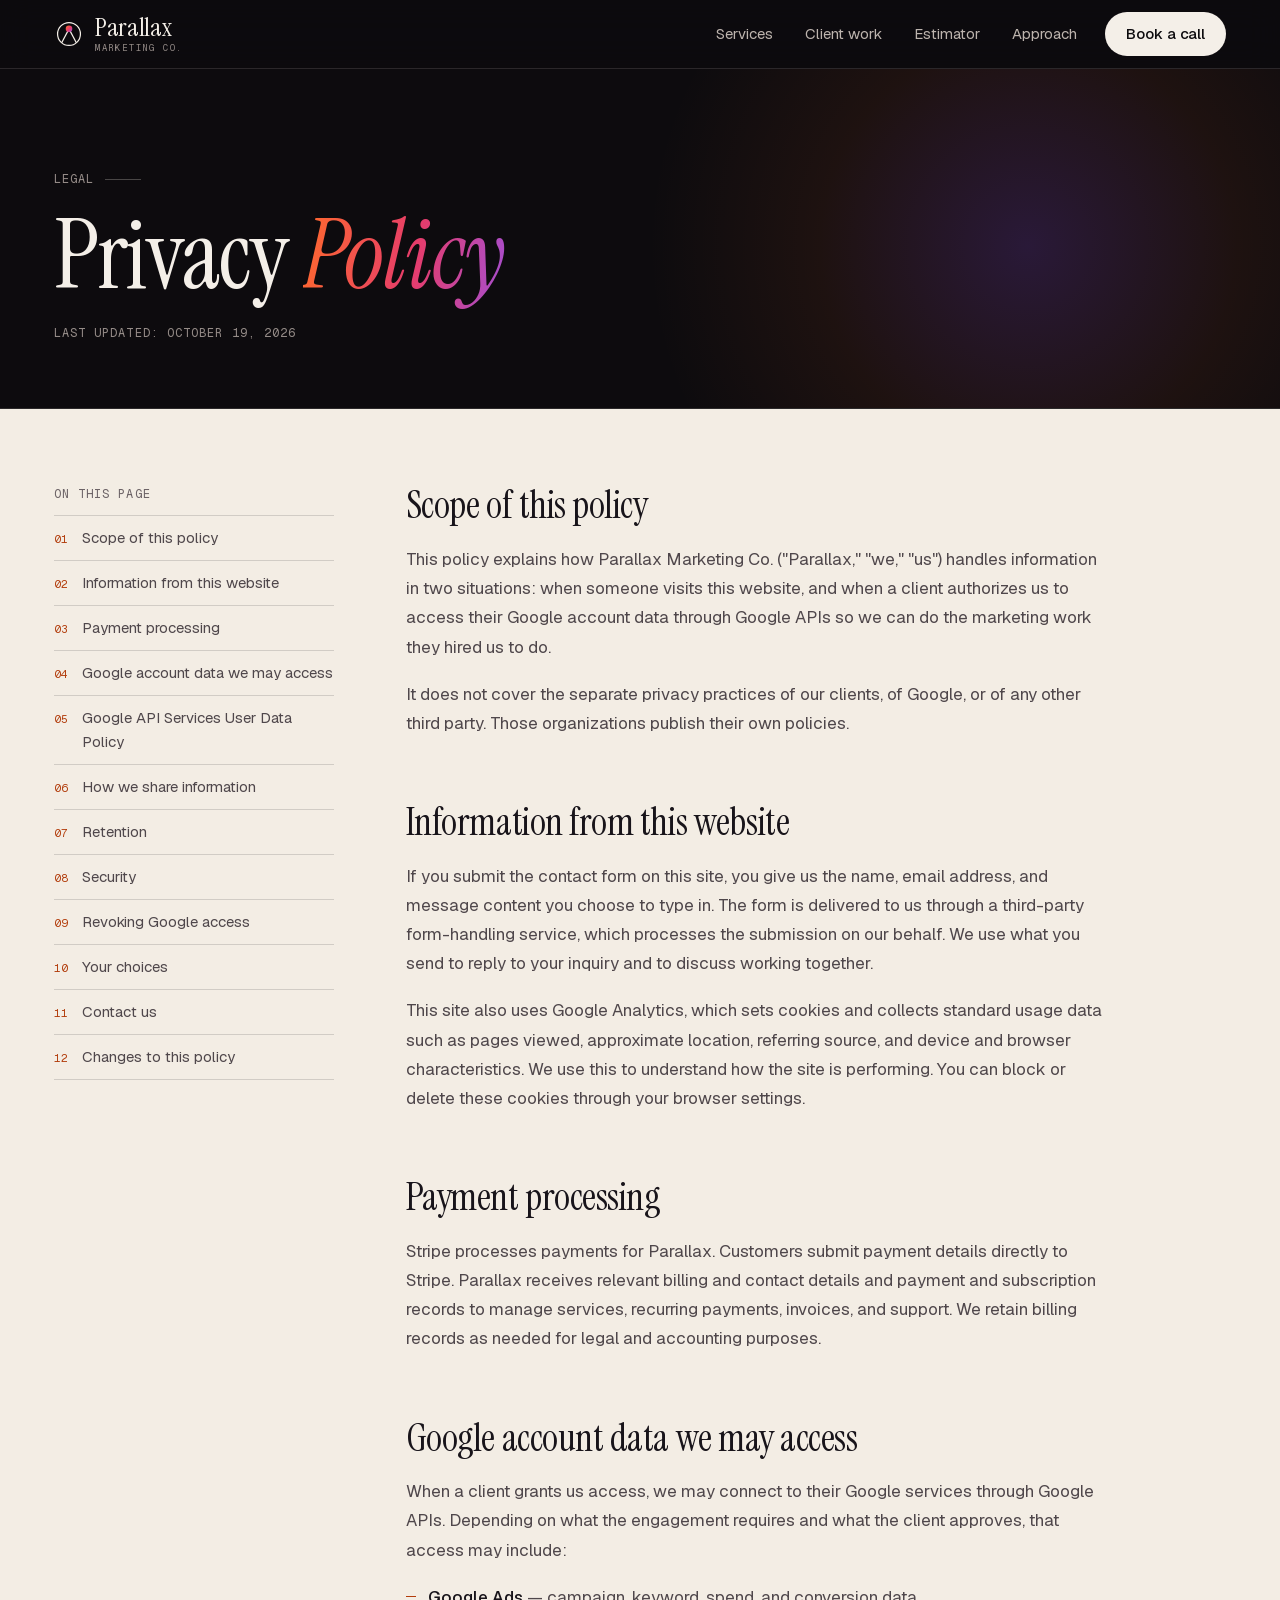
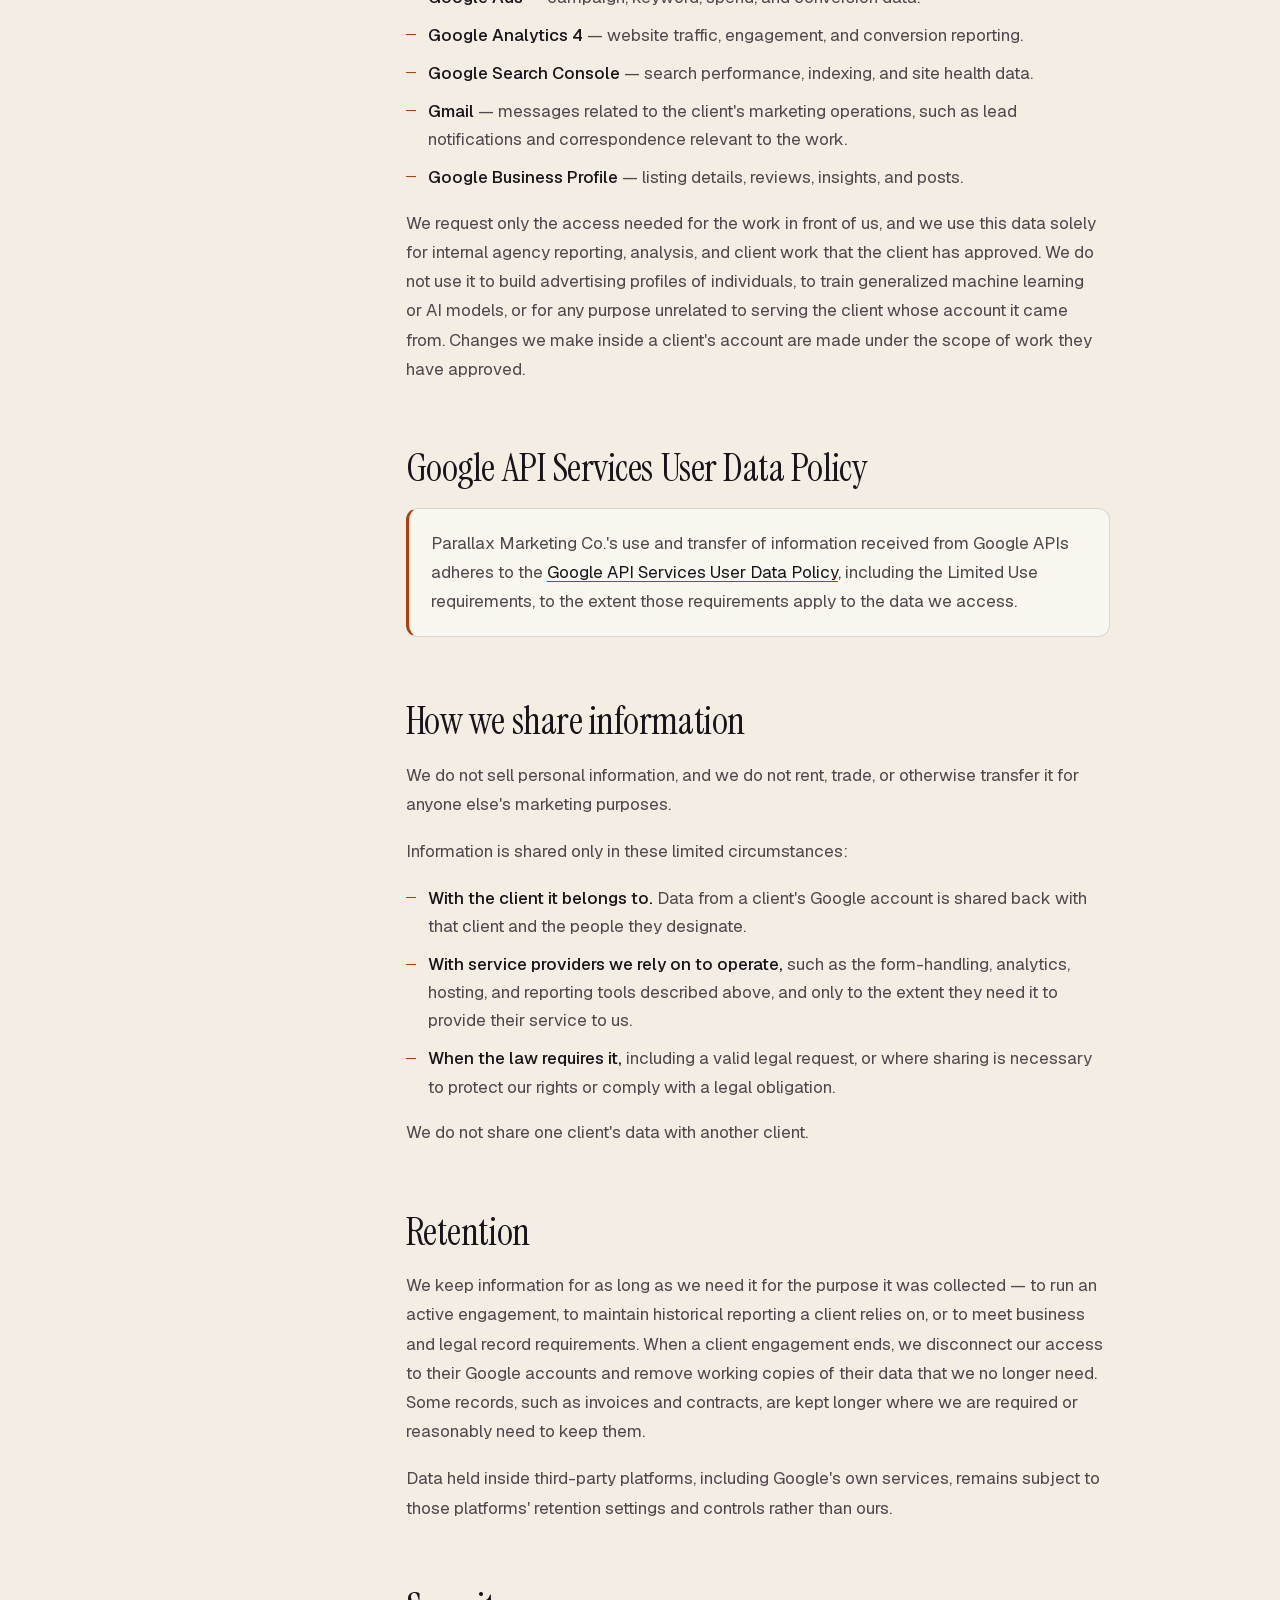
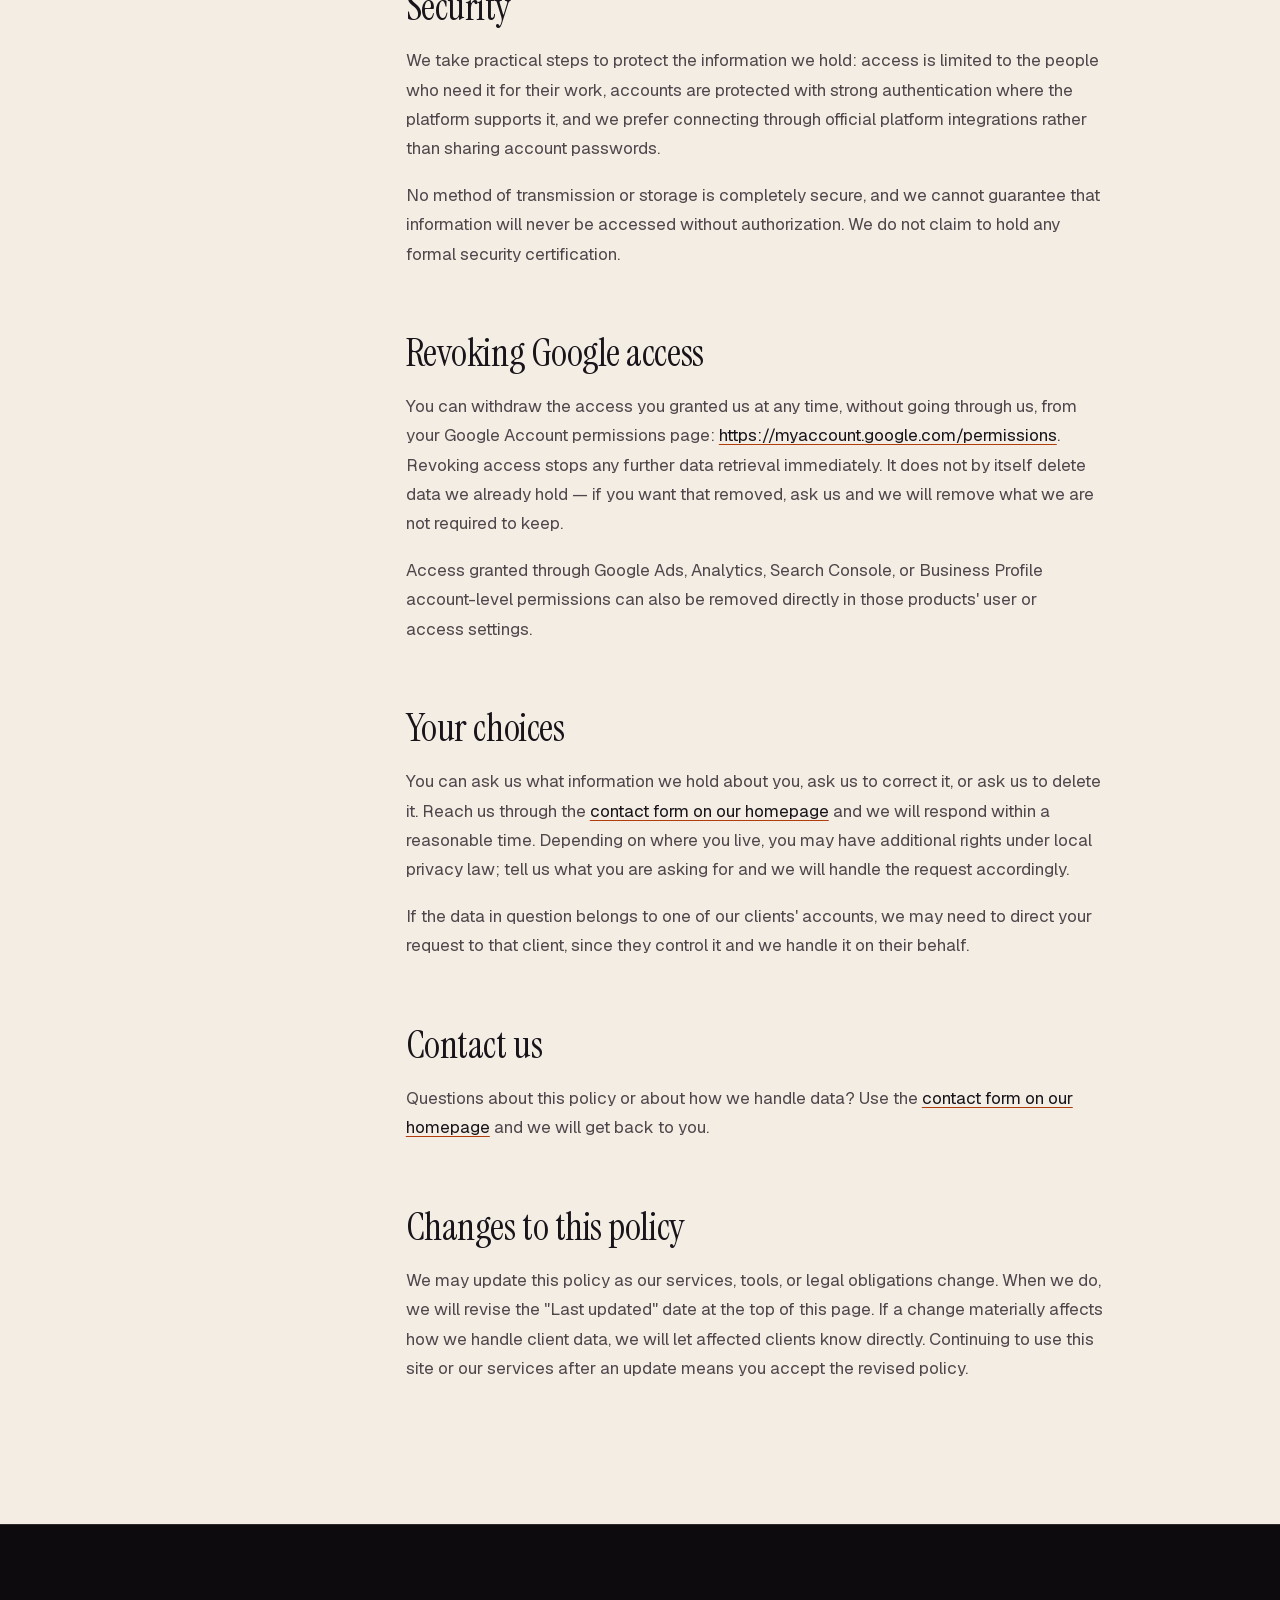
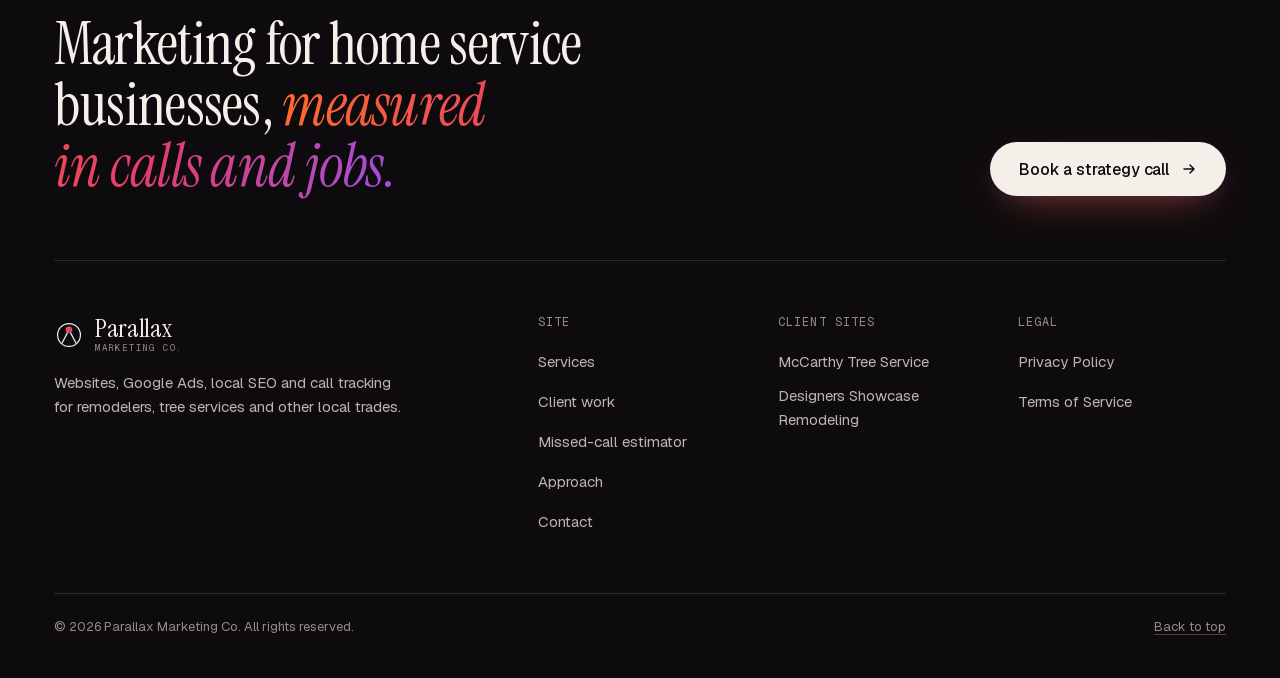
<file: privacy/index.html>
<!DOCTYPE html>
<html lang="en">
<head>
  <meta charset="UTF-8">
  <meta name="viewport" content="width=device-width, initial-scale=1.0">

  <title>Privacy Policy | Parallax Marketing Co.</title>
  <meta name="description" content="How Parallax Marketing Co. handles information from this website and from Google account data accessed with client permission, including Limited Use compliance and how to revoke access.">
  <meta name="robots" content="index, follow">
  <link rel="canonical" href="https://www.parallaxmarketingco.com/privacy/">

  <!-- Open Graph -->
  <meta property="og:site_name" content="Parallax Marketing Co.">
  <meta property="og:title" content="Privacy Policy | Parallax Marketing Co.">
  <meta property="og:description" content="How Parallax Marketing Co. handles website information and Google account data accessed with client permission.">
  <meta property="og:type" content="website">
  <meta property="og:url" content="https://www.parallaxmarketingco.com/privacy/">
  <meta property="og:locale" content="en_US">
  <meta name="theme-color" content="#0d0b0e">

  <script>document.documentElement.classList.add('js');</script>

  <link rel="preload" href="/assets/fonts/instrument-serif-latin.woff2" as="font" type="font/woff2" crossorigin>
  <link rel="preload" href="/assets/fonts/geist-latin.woff2" as="font" type="font/woff2" crossorigin>
  <link rel="stylesheet" href="/assets/css/site.css">

  <link rel="icon" href="/favicon.svg" type="image/svg+xml">
</head>
<body class="theme-ink">
  <a class="skip" href="#main">Skip to content</a>

  <!-- ============ HEADER ============ -->
  <header class="site-header" id="site-header">
    <div class="wrap site-header__in">
      <a class="logo" href="/" aria-label="Parallax Marketing Co. — home">
        <svg class="logo__mark" viewBox="0 0 32 32" width="30" height="30" aria-hidden="true" focusable="false">
          <defs>
            <linearGradient id="logo-grad" x1="0" y1="0" x2="1" y2="1">
              <stop offset="0" stop-color="#ff6b2b"/><stop offset=".52" stop-color="#e63c6b"/><stop offset="1" stop-color="#9b51e0"/>
            </linearGradient>
          </defs>
          <circle cx="16" cy="16" r="12.2" fill="none" stroke="currentColor" stroke-width="1.3"/>
          <path d="M8.2 25.4 16 10.5l7.8 14.9" fill="none" stroke="currentColor" stroke-width="1.3" stroke-linejoin="round"/>
          <circle cx="16" cy="10.5" r="3.5" fill="url(#logo-grad)"/>
        </svg>
        <span class="logo__text">
          <span class="logo__name">Parallax</span>
          <span class="logo__sub">Marketing Co.</span>
        </span>
      </a>

      <nav class="site-nav" id="site-nav" aria-label="Main">
        <ul>
          <li><a href="/#services"><span class="n" aria-hidden="true">01</span>Services</a></li>
          <li><a href="/#work"><span class="n" aria-hidden="true">02</span>Client work</a></li>
          <li><a href="/#estimator"><span class="n" aria-hidden="true">03</span>Estimator</a></li>
          <li><a href="/#why"><span class="n" aria-hidden="true">04</span>Approach</a></li>
        </ul>
        <div class="site-nav__foot">
          <a class="btn btn--primary" href="/#contact">Book a strategy call
            <svg viewBox="0 0 16 16" width="16" height="16" aria-hidden="true"><path d="M3 8h10M9 4l4 4-4 4" fill="none" stroke="currentColor" stroke-width="1.5" stroke-linecap="round" stroke-linejoin="round"/></svg>
          </a>
          <p>Marketing for home service businesses.</p>
        </div>
      </nav>

      <a class="btn btn--primary btn--sm header-cta" href="/#contact">Book a call</a>

      <button class="nav-toggle js-only" type="button" id="nav-toggle" aria-expanded="false" aria-controls="site-nav">
        <span class="nav-toggle__label">Menu</span>
        <span class="nav-toggle__icon" aria-hidden="true"></span>
      </button>
    </div>
  </header>

  <main id="main">
    <header class="legal-hero">
      <div class="wrap">
        <p class="label">Legal</p>
        <h1>Privacy <em class="grad-text">Policy</em></h1>
        <p class="updated">Last updated: <time datetime="2026-10-19">October 19, 2026</time></p>
      </div>
    </header>

    <div class="legal theme-paper" style="background:var(--bg);color:var(--fg)">
      <div class="wrap legal__grid">
        <nav class="toc" aria-labelledby="toc-title">
          <h2 id="toc-title">On this page</h2>
          <ol>
              <li><a href="#scope">Scope of this policy</a></li>
              <li><a href="#website">Information from this website</a></li>
              <li><a href="#payments">Payment processing</a></li>
              <li><a href="#google-data">Google account data we may access</a></li>
              <li><a href="#limited-use">Google API Services User Data Policy</a></li>
              <li><a href="#sharing">How we share information</a></li>
              <li><a href="#retention">Retention</a></li>
              <li><a href="#security">Security</a></li>
              <li><a href="#revoke">Revoking Google access</a></li>
              <li><a href="#choices">Your choices</a></li>
              <li><a href="#contact">Contact us</a></li>
              <li><a href="#changes">Changes to this policy</a></li>
          </ol>
        </nav>

        <div class="prose">

        <section aria-labelledby="scope">
          <h2 id="scope">Scope of this policy</h2>
          <p>
            This policy explains how Parallax Marketing Co. ("Parallax," "we," "us") handles information in two
            situations: when someone visits this website, and when a client authorizes us to access their Google
            account data through Google APIs so we can do the marketing work they hired us to do.
          </p>
          <p>
            It does not cover the separate privacy practices of our clients, of Google, or of any other third party.
            Those organizations publish their own policies.
          </p>
        </section>

        <section aria-labelledby="website">
          <h2 id="website">Information from this website</h2>
          <p>
            If you submit the contact form on this site, you give us the name, email address, and message content you
            choose to type in. The form is delivered to us through a third-party form-handling service, which processes
            the submission on our behalf. We use what you send to reply to your inquiry and to discuss working together.
          </p>
          <p>
            This site also uses Google Analytics, which sets cookies and collects standard usage data such as pages
            viewed, approximate location, referring source, and device and browser characteristics. We use this to
            understand how the site is performing. You can block or delete these cookies through your browser settings.
          </p>
        </section>

        <section aria-labelledby="payments">
          <h2 id="payments">Payment processing</h2>
          <p>
            Stripe processes payments for Parallax. Customers submit payment details directly to Stripe. Parallax
            receives relevant billing and contact details and payment and subscription records to manage services,
            recurring payments, invoices, and support. We retain billing records as needed for legal and accounting
            purposes.
          </p>
        </section>

        <section aria-labelledby="google-data">
          <h2 id="google-data">Google account data we may access</h2>
          <p>
            When a client grants us access, we may connect to their Google services through Google APIs. Depending on
            what the engagement requires and what the client approves, that access may include:
          </p>
          <ul>
            <li><strong>Google Ads</strong> — campaign, keyword, spend, and conversion data.</li>
            <li><strong>Google Analytics 4</strong> — website traffic, engagement, and conversion reporting.</li>
            <li><strong>Google Search Console</strong> — search performance, indexing, and site health data.</li>
            <li><strong>Gmail</strong> — messages related to the client's marketing operations, such as lead
              notifications and correspondence relevant to the work.</li>
            <li><strong>Google Business Profile</strong> — listing details, reviews, insights, and posts.</li>
          </ul>
          <p>
            We request only the access needed for the work in front of us, and we use this data solely for internal
            agency reporting, analysis, and client work that the client has approved. We do not use it to build
            advertising profiles of individuals, to train generalized machine learning or AI models, or for any purpose
            unrelated to serving the client whose account it came from. Changes we make inside a client's account are
            made under the scope of work they have approved.
          </p>
        </section>

        <section aria-labelledby="limited-use">
          <h2 id="limited-use">Google API Services User Data Policy</h2>
          <div class="callout">
            <p>
              Parallax Marketing Co.'s use and transfer of information received from Google APIs adheres to the
              <a href="https://developers.google.com/terms/api-services-user-data-policy" target="_blank" rel="noopener">Google
              API Services User Data Policy</a>, including the Limited Use requirements, to the extent those
              requirements apply to the data we access.
            </p>
          </div>
        </section>

        <section aria-labelledby="sharing">
          <h2 id="sharing">How we share information</h2>
          <p>
            We do not sell personal information, and we do not rent, trade, or otherwise transfer it for anyone else's
            marketing purposes.
          </p>
          <p>Information is shared only in these limited circumstances:</p>
          <ul>
            <li><strong>With the client it belongs to.</strong> Data from a client's Google account is shared back with
              that client and the people they designate.</li>
            <li><strong>With service providers we rely on to operate,</strong> such as the form-handling, analytics,
              hosting, and reporting tools described above, and only to the extent they need it to provide their
              service to us.</li>
            <li><strong>When the law requires it,</strong> including a valid legal request, or where sharing is
              necessary to protect our rights or comply with a legal obligation.</li>
          </ul>
          <p>
            We do not share one client's data with another client.
          </p>
        </section>

        <section aria-labelledby="retention">
          <h2 id="retention">Retention</h2>
          <p>
            We keep information for as long as we need it for the purpose it was collected — to run an active
            engagement, to maintain historical reporting a client relies on, or to meet business and legal record
            requirements. When a client engagement ends, we disconnect our access to their Google accounts and remove
            working copies of their data that we no longer need. Some records, such as invoices and contracts, are kept
            longer where we are required or reasonably need to keep them.
          </p>
          <p>
            Data held inside third-party platforms, including Google's own services, remains subject to those
            platforms' retention settings and controls rather than ours.
          </p>
        </section>

        <section aria-labelledby="security">
          <h2 id="security">Security</h2>
          <p>
            We take practical steps to protect the information we hold: access is limited to the people who need it for
            their work, accounts are protected with strong authentication where the platform supports it, and we prefer
            connecting through official platform integrations rather than sharing account passwords.
          </p>
          <p>
            No method of transmission or storage is completely secure, and we cannot guarantee that information will
            never be accessed without authorization. We do not claim to hold any formal security certification.
          </p>
        </section>

        <section aria-labelledby="revoke">
          <h2 id="revoke">Revoking Google access</h2>
          <p>
            You can withdraw the access you granted us at any time, without going through us, from your Google Account
            permissions page:
            <a href="https://myaccount.google.com/permissions" target="_blank" rel="noopener">https://myaccount.google.com/permissions</a>.
            Revoking access stops any further data retrieval immediately. It does not by itself delete data we already
            hold — if you want that removed, ask us and we will remove what we are not required to keep.
          </p>
          <p>
            Access granted through Google Ads, Analytics, Search Console, or Business Profile account-level permissions
            can also be removed directly in those products' user or access settings.
          </p>
        </section>

        <section aria-labelledby="choices">
          <h2 id="choices">Your choices</h2>
          <p>
            You can ask us what information we hold about you, ask us to correct it, or ask us to delete it. Reach us
            through the <a href="/#contact">contact form on our homepage</a> and we will respond within a reasonable
            time. Depending on where you live, you may have additional rights under local privacy law; tell us what you
            are asking for and we will handle the request accordingly.
          </p>
          <p>
            If the data in question belongs to one of our clients' accounts, we may need to direct your request to that
            client, since they control it and we handle it on their behalf.
          </p>
        </section>

        <section aria-labelledby="contact">
          <h2 id="contact">Contact us</h2>
          <p>
            Questions about this policy or about how we handle data? Use the
            <a href="/#contact">contact form on our homepage</a> and we will get back to you.
          </p>
        </section>

        <section aria-labelledby="changes">
          <h2 id="changes">Changes to this policy</h2>
          <p>
            We may update this policy as our services, tools, or legal obligations change. When we do, we will revise
            the "Last updated" date at the top of this page. If a change materially affects how we handle client data,
            we will let affected clients know directly. Continuing to use this site or our services after an update
            means you accept the revised policy.
          </p>
        </section>

        </div>
      </div>
    </div>
  </main>

  <!-- ============ FOOTER ============ -->
  <footer class="site-footer">
    <div class="wrap">
      <div class="site-footer__top">
        <p class="site-footer__big">Marketing for home service businesses, <em class="grad-text">measured in calls and jobs.</em></p>
        <a class="btn btn--primary" href="/#contact">Book a strategy call
          <svg viewBox="0 0 16 16" width="16" height="16" aria-hidden="true"><path d="M3 8h10M9 4l4 4-4 4" fill="none" stroke="currentColor" stroke-width="1.5" stroke-linecap="round" stroke-linejoin="round"/></svg>
        </a>
      </div>

      <div class="site-footer__grid">
        <div class="site-footer__brand">
          <a class="logo" href="/" aria-label="Parallax Marketing Co. — home">
            <svg class="logo__mark" viewBox="0 0 32 32" width="30" height="30" aria-hidden="true" focusable="false">
              <circle cx="16" cy="16" r="12.2" fill="none" stroke="currentColor" stroke-width="1.3"/>
              <path d="M8.2 25.4 16 10.5l7.8 14.9" fill="none" stroke="currentColor" stroke-width="1.3" stroke-linejoin="round"/>
              <circle cx="16" cy="10.5" r="3.5" fill="url(#logo-grad)"/>
            </svg>
            <span class="logo__text"><span class="logo__name">Parallax</span> <span class="logo__sub">Marketing Co.</span></span>
          </a>
          <p>Websites, Google Ads, local SEO and call tracking for remodelers, tree services and other local trades.</p>
        </div>
        <nav aria-label="Footer">
          <h2>Site</h2>
          <ul>
            <li><a href="/#services">Services</a></li>
            <li><a href="/#work">Client work</a></li>
            <li><a href="/#estimator">Missed-call estimator</a></li>
            <li><a href="/#why">Approach</a></li>
            <li><a href="/#contact">Contact</a></li>
          </ul>
        </nav>
        <div>
          <h2>Client sites</h2>
          <ul>
            <li><a href="https://mccarthytreeservicellc.com/" target="_blank" rel="noopener">McCarthy Tree Service<span class="sr-only"> (opens in a new tab)</span></a></li>
            <li><a href="https://www.designersshowcaseremodeling.com/" target="_blank" rel="noopener">Designers Showcase Remodeling<span class="sr-only"> (opens in a new tab)</span></a></li>
          </ul>
        </div>
        <div>
          <h2>Legal</h2>
          <ul>
            <li><a href="/privacy/">Privacy Policy</a></li>
            <li><a href="/terms/">Terms of Service</a></li>
          </ul>
        </div>
      </div>

      <div class="site-footer__base">
        <span>© <span data-year>2026</span> Parallax Marketing Co. All rights reserved.</span>
        <a class="link" href="#main">Back to top</a>
      </div>
    </div>
  </footer>

  <script src="/assets/js/site.js" defer onerror="document.documentElement.classList.remove('js')"></script>
</body>
</html>
</file>
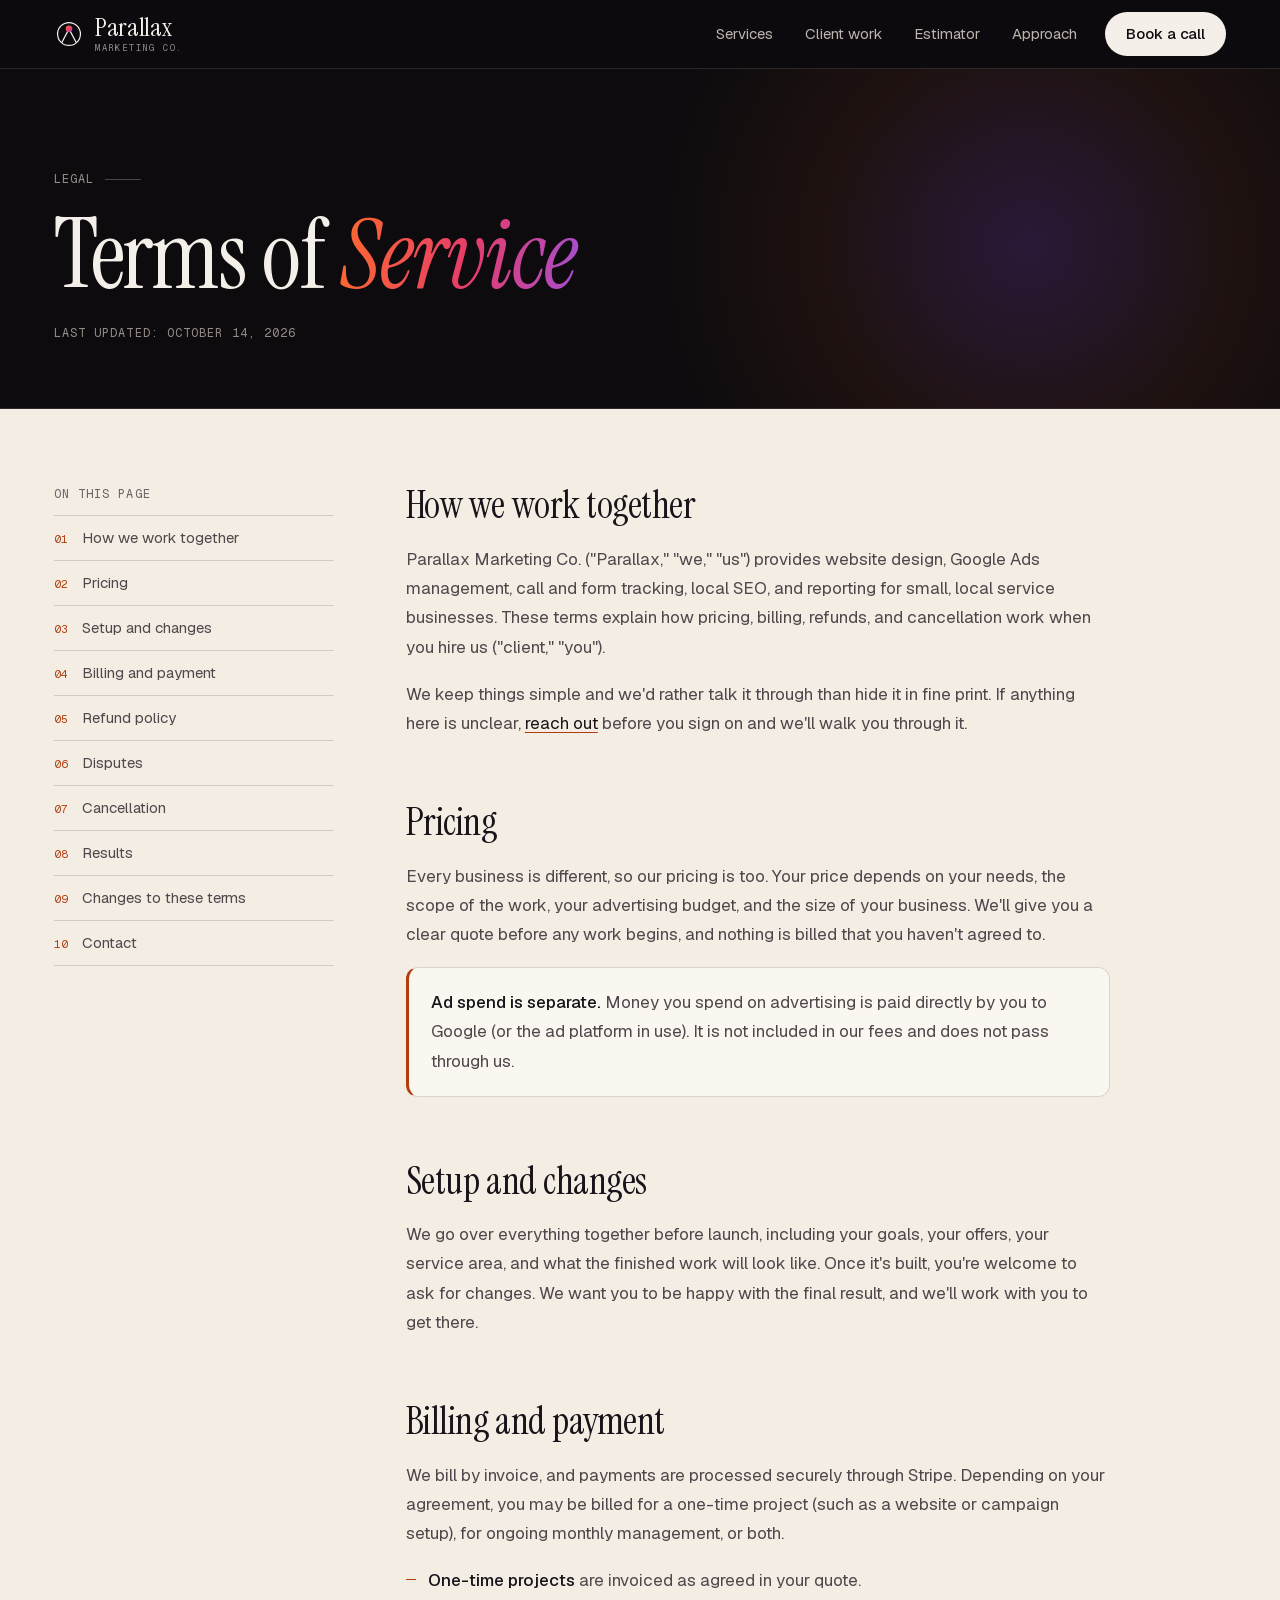
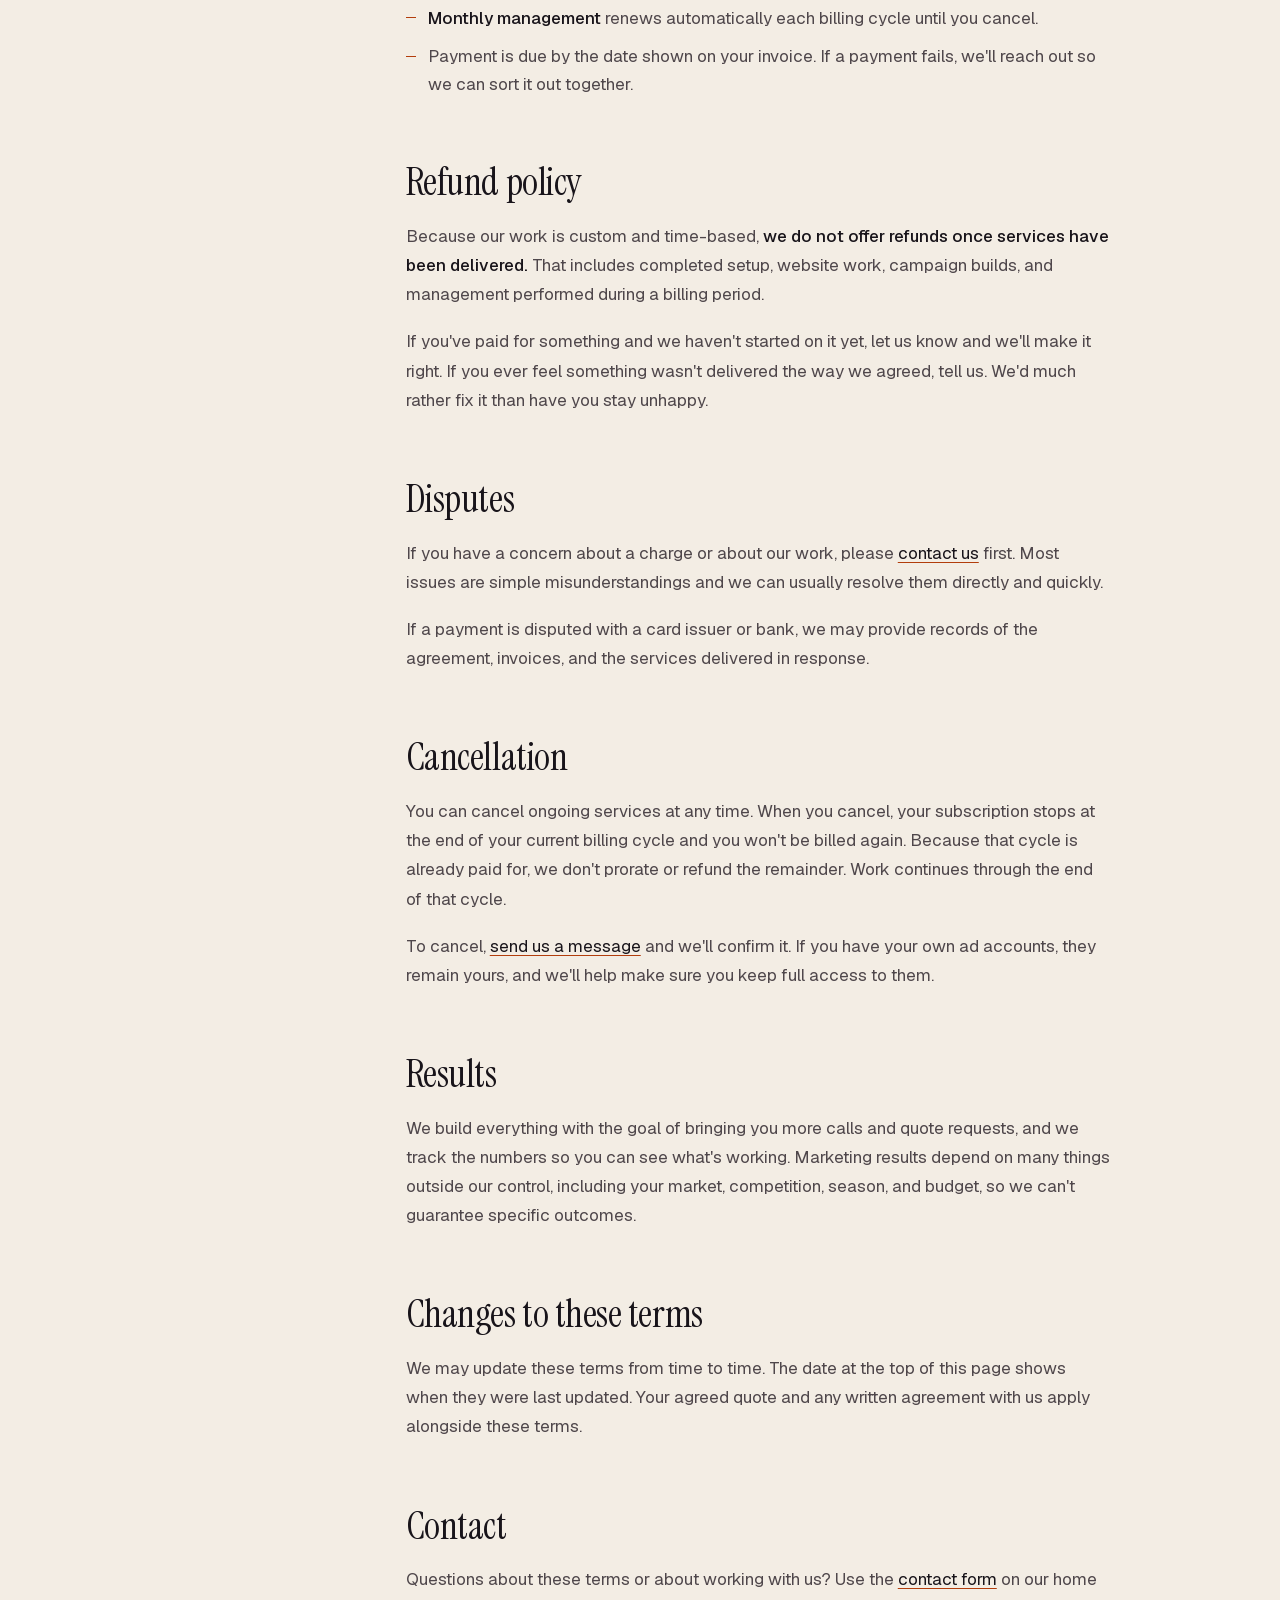
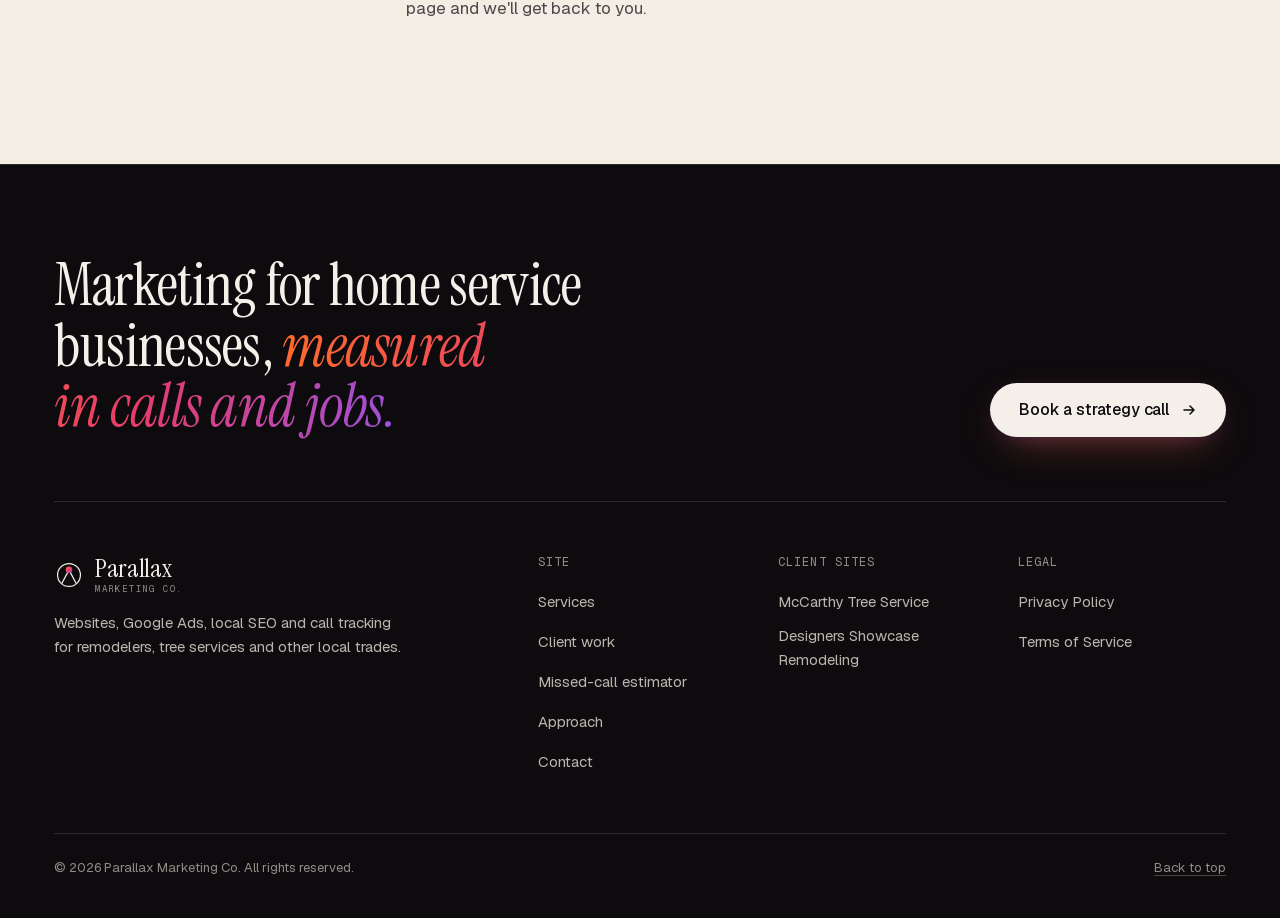
<file: terms/index.html>
<!DOCTYPE html>
<html lang="en">
<head>
  <meta charset="UTF-8">
  <meta name="viewport" content="width=device-width, initial-scale=1.0">

  <title>Terms of Service | Parallax Marketing Co.</title>
  <meta name="description" content="How working with Parallax Marketing Co. works: pricing, billing, refunds and disputes, and cancellation.">
  <meta name="robots" content="index, follow">
  <link rel="canonical" href="https://www.parallaxmarketingco.com/terms/">

  <!-- Open Graph -->
  <meta property="og:site_name" content="Parallax Marketing Co.">
  <meta property="og:title" content="Terms of Service | Parallax Marketing Co.">
  <meta property="og:description" content="Pricing, billing, refund and dispute policy, and cancellation terms for Parallax Marketing Co. clients.">
  <meta property="og:type" content="website">
  <meta property="og:url" content="https://www.parallaxmarketingco.com/terms/">
  <meta property="og:locale" content="en_US">
  <meta name="theme-color" content="#0d0b0e">

  <script>document.documentElement.classList.add('js');</script>

  <link rel="preload" href="/assets/fonts/instrument-serif-latin.woff2" as="font" type="font/woff2" crossorigin>
  <link rel="preload" href="/assets/fonts/geist-latin.woff2" as="font" type="font/woff2" crossorigin>
  <link rel="stylesheet" href="/assets/css/site.css">

  <link rel="icon" href="/favicon.svg" type="image/svg+xml">
</head>
<body class="theme-ink">
  <a class="skip" href="#main">Skip to content</a>

  <!-- ============ HEADER ============ -->
  <header class="site-header" id="site-header">
    <div class="wrap site-header__in">
      <a class="logo" href="/" aria-label="Parallax Marketing Co. — home">
        <svg class="logo__mark" viewBox="0 0 32 32" width="30" height="30" aria-hidden="true" focusable="false">
          <defs>
            <linearGradient id="logo-grad" x1="0" y1="0" x2="1" y2="1">
              <stop offset="0" stop-color="#ff6b2b"/><stop offset=".52" stop-color="#e63c6b"/><stop offset="1" stop-color="#9b51e0"/>
            </linearGradient>
          </defs>
          <circle cx="16" cy="16" r="12.2" fill="none" stroke="currentColor" stroke-width="1.3"/>
          <path d="M8.2 25.4 16 10.5l7.8 14.9" fill="none" stroke="currentColor" stroke-width="1.3" stroke-linejoin="round"/>
          <circle cx="16" cy="10.5" r="3.5" fill="url(#logo-grad)"/>
        </svg>
        <span class="logo__text">
          <span class="logo__name">Parallax</span>
          <span class="logo__sub">Marketing Co.</span>
        </span>
      </a>

      <nav class="site-nav" id="site-nav" aria-label="Main">
        <ul>
          <li><a href="/#services"><span class="n" aria-hidden="true">01</span>Services</a></li>
          <li><a href="/#work"><span class="n" aria-hidden="true">02</span>Client work</a></li>
          <li><a href="/#estimator"><span class="n" aria-hidden="true">03</span>Estimator</a></li>
          <li><a href="/#why"><span class="n" aria-hidden="true">04</span>Approach</a></li>
        </ul>
        <div class="site-nav__foot">
          <a class="btn btn--primary" href="/#contact">Book a strategy call
            <svg viewBox="0 0 16 16" width="16" height="16" aria-hidden="true"><path d="M3 8h10M9 4l4 4-4 4" fill="none" stroke="currentColor" stroke-width="1.5" stroke-linecap="round" stroke-linejoin="round"/></svg>
          </a>
          <p>Marketing for home service businesses.</p>
        </div>
      </nav>

      <a class="btn btn--primary btn--sm header-cta" href="/#contact">Book a call</a>

      <button class="nav-toggle js-only" type="button" id="nav-toggle" aria-expanded="false" aria-controls="site-nav">
        <span class="nav-toggle__label">Menu</span>
        <span class="nav-toggle__icon" aria-hidden="true"></span>
      </button>
    </div>
  </header>

  <main id="main">
    <header class="legal-hero">
      <div class="wrap">
        <p class="label">Legal</p>
        <h1>Terms of <em class="grad-text">Service</em></h1>
        <p class="updated">Last updated: <time datetime="2026-10-14">October 14, 2026</time></p>
      </div>
    </header>

    <div class="legal theme-paper" style="background:var(--bg);color:var(--fg)">
      <div class="wrap legal__grid">
        <nav class="toc" aria-labelledby="toc-title">
          <h2 id="toc-title">On this page</h2>
          <ol>
              <li><a href="#overview">How we work together</a></li>
              <li><a href="#pricing">Pricing</a></li>
              <li><a href="#setup">Setup and changes</a></li>
              <li><a href="#billing">Billing and payment</a></li>
              <li><a href="#refunds">Refund policy</a></li>
              <li><a href="#disputes">Disputes</a></li>
              <li><a href="#cancel">Cancellation</a></li>
              <li><a href="#results">Results</a></li>
              <li><a href="#changes">Changes to these terms</a></li>
              <li><a href="#contact">Contact</a></li>
          </ol>
        </nav>

        <div class="prose">

        <section aria-labelledby="overview">
          <h2 id="overview">How we work together</h2>
          <p>
            Parallax Marketing Co. ("Parallax," "we," "us") provides website design, Google Ads management, call and
            form tracking, local SEO, and reporting for small, local service businesses. These terms explain how
            pricing, billing, refunds, and cancellation work when you hire us ("client," "you").
          </p>
          <p>
            We keep things simple and we'd rather talk it through than hide it in fine print. If anything here is
            unclear, <a href="/#contact">reach out</a> before you sign on and we'll walk you through it.
          </p>
        </section>

        <section aria-labelledby="pricing">
          <h2 id="pricing">Pricing</h2>
          <p>
            Every business is different, so our pricing is too. Your price depends on your needs, the scope of the
            work, your advertising budget, and the size of your business. We'll give you a clear quote before any work
            begins, and nothing is billed that you haven't agreed to.
          </p>
          <div class="callout">
            <p>
              <strong>Ad spend is separate.</strong> Money you spend on advertising is paid directly by you to Google
              (or the ad platform in use). It is not included in our fees and does not pass through us.
            </p>
          </div>
        </section>

        <section aria-labelledby="setup">
          <h2 id="setup">Setup and changes</h2>
          <p>
            We go over everything together before launch, including your goals, your offers, your service area, and
            what the finished work will look like. Once it's built, you're welcome to ask for changes. We want you
            to be happy with the final result, and we'll work with you to get there.
          </p>
        </section>

        <section aria-labelledby="billing">
          <h2 id="billing">Billing and payment</h2>
          <p>
            We bill by invoice, and payments are processed securely through Stripe. Depending on your agreement, you
            may be billed for a one-time project (such as a website or campaign setup), for ongoing monthly
            management, or both.
          </p>
          <ul>
            <li><strong>One-time projects</strong> are invoiced as agreed in your quote.</li>
            <li><strong>Monthly management</strong> renews automatically each billing cycle until you cancel.</li>
            <li>Payment is due by the date shown on your invoice. If a payment fails, we'll reach out so we can sort it
              out together.</li>
          </ul>
        </section>

        <section aria-labelledby="refunds">
          <h2 id="refunds">Refund policy</h2>
          <p>
            Because our work is custom and time-based, <strong>we do not offer refunds once services have been
            delivered.</strong> That includes completed setup, website work, campaign builds, and management
            performed during a billing period.
          </p>
          <p>
            If you've paid for something and we haven't started on it yet, let us know and we'll make it right.
            If you ever feel something wasn't delivered the way we agreed, tell us. We'd much rather fix it than
            have you stay unhappy.
          </p>
        </section>

        <section aria-labelledby="disputes">
          <h2 id="disputes">Disputes</h2>
          <p>
            If you have a concern about a charge or about our work, please <a href="/#contact">contact us</a> first.
            Most issues are simple misunderstandings and we can usually resolve them directly and quickly.
          </p>
          <p>
            If a payment is disputed with a card issuer or bank, we may provide records of the agreement, invoices,
            and the services delivered in response.
          </p>
        </section>

        <section aria-labelledby="cancel">
          <h2 id="cancel">Cancellation</h2>
          <p>
            You can cancel ongoing services at any time. When you cancel, your subscription stops at the end of your
            current billing cycle and you won't be billed again. Because that cycle is already paid for, we don't
            prorate or refund the remainder. Work continues through the end of that cycle.
          </p>
          <p>
            To cancel, <a href="/#contact">send us a message</a> and we'll confirm it. If you have your own ad
            accounts, they remain yours, and we'll help make sure you keep full access to them.
          </p>
        </section>

        <section aria-labelledby="results">
          <h2 id="results">Results</h2>
          <p>
            We build everything with the goal of bringing you more calls and quote requests, and we track the numbers
            so you can see what's working. Marketing results depend on many things outside our control, including
            your market, competition, season, and budget, so we can't guarantee specific outcomes.
          </p>
        </section>

        <section aria-labelledby="changes">
          <h2 id="changes">Changes to these terms</h2>
          <p>
            We may update these terms from time to time. The date at the top of this page shows when they were last
            updated. Your agreed quote and any written agreement with us apply alongside these terms.
          </p>
        </section>

        <section aria-labelledby="contact">
          <h2 id="contact">Contact</h2>
          <p>
            Questions about these terms or about working with us? Use the <a href="/#contact">contact form</a> on our
            home page and we'll get back to you.
          </p>
        </section>

        </div>
      </div>
    </div>
  </main>

  <!-- ============ FOOTER ============ -->
  <footer class="site-footer">
    <div class="wrap">
      <div class="site-footer__top">
        <p class="site-footer__big">Marketing for home service businesses, <em class="grad-text">measured in calls and jobs.</em></p>
        <a class="btn btn--primary" href="/#contact">Book a strategy call
          <svg viewBox="0 0 16 16" width="16" height="16" aria-hidden="true"><path d="M3 8h10M9 4l4 4-4 4" fill="none" stroke="currentColor" stroke-width="1.5" stroke-linecap="round" stroke-linejoin="round"/></svg>
        </a>
      </div>

      <div class="site-footer__grid">
        <div class="site-footer__brand">
          <a class="logo" href="/" aria-label="Parallax Marketing Co. — home">
            <svg class="logo__mark" viewBox="0 0 32 32" width="30" height="30" aria-hidden="true" focusable="false">
              <circle cx="16" cy="16" r="12.2" fill="none" stroke="currentColor" stroke-width="1.3"/>
              <path d="M8.2 25.4 16 10.5l7.8 14.9" fill="none" stroke="currentColor" stroke-width="1.3" stroke-linejoin="round"/>
              <circle cx="16" cy="10.5" r="3.5" fill="url(#logo-grad)"/>
            </svg>
            <span class="logo__text"><span class="logo__name">Parallax</span> <span class="logo__sub">Marketing Co.</span></span>
          </a>
          <p>Websites, Google Ads, local SEO and call tracking for remodelers, tree services and other local trades.</p>
        </div>
        <nav aria-label="Footer">
          <h2>Site</h2>
          <ul>
            <li><a href="/#services">Services</a></li>
            <li><a href="/#work">Client work</a></li>
            <li><a href="/#estimator">Missed-call estimator</a></li>
            <li><a href="/#why">Approach</a></li>
            <li><a href="/#contact">Contact</a></li>
          </ul>
        </nav>
        <div>
          <h2>Client sites</h2>
          <ul>
            <li><a href="https://mccarthytreeservicellc.com/" target="_blank" rel="noopener">McCarthy Tree Service<span class="sr-only"> (opens in a new tab)</span></a></li>
            <li><a href="https://www.designersshowcaseremodeling.com/" target="_blank" rel="noopener">Designers Showcase Remodeling<span class="sr-only"> (opens in a new tab)</span></a></li>
          </ul>
        </div>
        <div>
          <h2>Legal</h2>
          <ul>
            <li><a href="/privacy/">Privacy Policy</a></li>
            <li><a href="/terms/">Terms of Service</a></li>
          </ul>
        </div>
      </div>

      <div class="site-footer__base">
        <span>© <span data-year>2026</span> Parallax Marketing Co. All rights reserved.</span>
        <a class="link" href="#main">Back to top</a>
      </div>
    </div>
  </footer>

  <script src="/assets/js/site.js" defer onerror="document.documentElement.classList.remove('js')"></script>
</body>
</html>
</file>
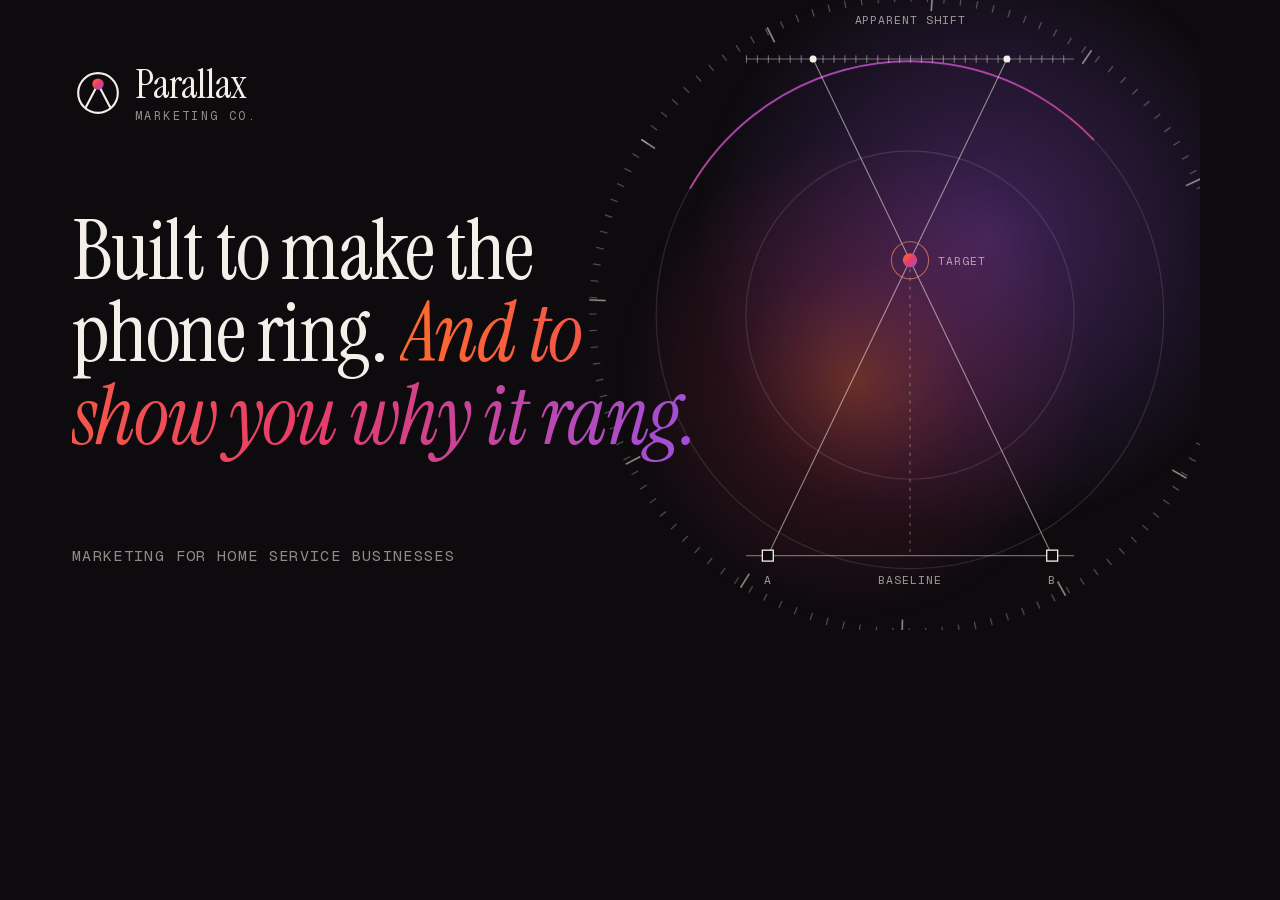
<file: tools/og-image.html>
<!DOCTYPE html>
<html lang="en">
<head>
<meta charset="UTF-8">
<title>OG image source — render at 1200x630 (see REBUILD_NOTES.md)</title>
<link rel="stylesheet" href="/assets/css/site.css">
<style>
  html, body { width: 1200px; height: 630px; overflow: hidden; }
  body { position: relative; background: #0d0b0e; }
  .og-fig { position: absolute; right: -60px; top: -35px; width: 700px; height: 700px; }
  .og-fig .fig__spin, .og-fig .fig__arc { animation: none; }
  .og { position: absolute; inset: 0; padding: 64px 72px; display: flex; flex-direction: column; justify-content: space-between; }
  .og h1 { font-size: 84px; line-height: .98; letter-spacing: -.018em; max-width: 780px; }
  .og .logo__name { font-size: 40px; } .og .logo__sub { font-size: 12px; margin-top: 6px; }
  .og .label { font-size: 15px; }
</style>
</head>
<body class="theme-ink">
  <div class="og-fig"><svg class="fig" viewBox="0 0 640 640" focusable="false">
          <defs>
            <linearGradient id="fg-brand" x1="0" y1="0" x2="1" y2="1">
              <stop offset="0" stop-color="#ff6b2b"/><stop offset=".52" stop-color="#e63c6b"/><stop offset="1" stop-color="#9b51e0"/>
            </linearGradient>
            <radialGradient id="fg-warm">
              <stop offset="0" stop-color="#ff6b2b" stop-opacity=".34"/><stop offset=".5" stop-color="#e63c6b" stop-opacity=".13"/><stop offset="1" stop-color="#e63c6b" stop-opacity="0"/>
            </radialGradient>
            <radialGradient id="fg-cool">
              <stop offset="0" stop-color="#9b51e0" stop-opacity=".36"/><stop offset="1" stop-color="#9b51e0" stop-opacity="0"/>
            </radialGradient>
          </defs>
          <g class="fig__layer" data-depth="-10">
            <circle cx="390" cy="250" r="270" fill="url(#fg-cool)"/>
            <circle cx="270" cy="380" r="220" fill="url(#fg-warm)"/>
          </g>
          <g class="fig__layer" data-depth="6">
            <g class="fig__spin">
              <circle class="fig__ticks" cx="320" cy="320" r="290"/>
              <circle class="fig__ticks fig__ticks--major" cx="320" cy="320" r="286"/>
            </g>
            <circle class="fig__hair" cx="320" cy="320" r="232"/>
            <circle class="fig__hair" cx="320" cy="320" r="150"/>
            <circle class="fig__arc" cx="320" cy="320" r="232" stroke="url(#fg-brand)" transform="rotate(-150 320 320)"/>
          </g>
          <!-- The parallax diagram: two observers (A, B) sight one target; the
               closer the target, the further apart it lands on the far scale. -->
          <g class="fig__layer" data-depth="14">
            <line class="fig__scale" x1="170" y1="86" x2="470" y2="86"/>
            <line class="fig__scale-ticks" x1="170" y1="86" x2="470" y2="86"/>
            <line class="fig__scale" x1="170" y1="540" x2="470" y2="540"/>
            <line class="fig__dash" id="f-dist" x1="320" y1="270" x2="320" y2="540"/>
            <line class="fig__sight" id="f-la" x1="190" y1="540" x2="408.6" y2="86"/>
            <line class="fig__sight" id="f-lb" x1="450" y1="540" x2="231.4" y2="86"/>
            <line id="f-br" x1="231.4" y1="68" x2="408.6" y2="68" stroke="url(#fg-brand)" stroke-width="1.6"/>
            <circle class="fig__dot" id="f-da" cx="408.6" cy="86" r="3.2"/>
            <circle class="fig__dot" id="f-db" cx="231.4" cy="86" r="3.2"/>
            <circle class="fig__halo" id="f-th" cx="320" cy="270" r="17"/>
            <circle id="f-t" cx="320" cy="270" r="6.5" fill="url(#fg-brand)"/>
            <rect class="fig__obs" x="185" y="535" width="10" height="10"/>
            <rect class="fig__obs" x="445" y="535" width="10" height="10"/>
            <text x="320" y="54" text-anchor="middle">Apparent shift</text>
            <text id="f-tl" x="346" y="274">Target</text>
            <text x="190" y="566" text-anchor="middle">A</text>
            <text x="450" y="566" text-anchor="middle">B</text>
            <text x="320" y="566" text-anchor="middle">Baseline</text>
          </g>
        </svg></div>
  <div class="og">
    <div class="logo">
      <svg class="logo__mark" viewBox="0 0 32 32" width="52" height="52"><circle cx="16" cy="16" r="12.2" fill="none" stroke="currentColor" stroke-width="1.3"/><path d="M8.2 25.4 16 10.5l7.8 14.9" fill="none" stroke="currentColor" stroke-width="1.3" stroke-linejoin="round"/><circle cx="16" cy="10.5" r="3.5" fill="url(#fg-brand)"/></svg>
      <span class="logo__text"><span class="logo__name">Parallax</span><span class="logo__sub">Marketing Co.</span></span>
    </div>
    <div>
      <h1>Built to make the phone ring. <em class="grad-text">And to show you why it rang.</em></h1>
    </div>
    <p class="label label--plain">Marketing for home service businesses</p>
  </div>
</body>
</html>
</file>
<file: assets/css/site.css>
/* ==========================================================================
   Parallax Marketing Co. — site styles
   Plain CSS, no build step. Sections:
     1. Fonts            6. Hero               11. Contact
     2. Tokens           7. Services           12. Footer
     3. Base             8. Client work        13. Legal pages
     4. Primitives       9. Estimator          14. 404
     5. Header / nav    10. Approach / FAQ     15. Motion, print
   ========================================================================== */

/* 1. Fonts (self-hosted, latin subset, SIL Open Font License) ------------- */
@font-face {
  font-family: "Instrument Serif";
  src: url("/assets/fonts/instrument-serif-latin.woff2") format("woff2");
  font-weight: 400; font-style: normal; font-display: swap;
}
@font-face {
  font-family: "Instrument Serif";
  src: url("/assets/fonts/instrument-serif-italic-latin.woff2") format("woff2");
  font-weight: 400; font-style: italic; font-display: swap;
}
@font-face {
  font-family: "Geist";
  src: url("/assets/fonts/geist-latin.woff2") format("woff2");
  font-weight: 300 700; font-style: normal; font-display: swap;
}
@font-face {
  font-family: "Geist Mono";
  src: url("/assets/fonts/geist-mono-latin.woff2") format("woff2");
  font-weight: 400 500; font-style: normal; font-display: swap;
}

/* 2. Tokens ---------------------------------------------------------------- */
:root {
  /* brand */
  --orange: #ff6b2b;
  --pink: #e63c6b;
  --violet: #9b51e0;
  --grad: linear-gradient(100deg, var(--orange) 0%, var(--pink) 52%, var(--violet) 100%);

  /* ink (dark) surfaces */
  --ink: #0d0b0e;
  --ink-2: #141116;
  --ink-3: #1c1820;
  --ink-4: #28222b;
  --cream: #f4efe8;

  /* paper (light) surfaces */
  --paper: #f3ede4;
  --paper-2: #e9e0d3;
  --paper-ink: #18141a;

  --serif: "Instrument Serif", "Iowan Old Style", "Palatino Linotype", Palatino, Georgia, serif;
  --sans: "Geist", ui-sans-serif, system-ui, -apple-system, "Segoe UI", Roboto, "Helvetica Neue", Arial, sans-serif;
  --mono: "Geist Mono", ui-monospace, "SF Mono", Menlo, Consolas, monospace;

  --ease: cubic-bezier(.22, .7, .2, 1);
  --t-fast: .18s;
  --t-med: .36s;
  --t-slow: .75s;

  --gutter: clamp(20px, 4.2vw, 60px);
  --max: 1320px;
  --header-h: 68px;
  --section-y: clamp(84px, 11vw, 168px);
  --radius: 14px;

  color-scheme: dark;
}

/* Theme scopes: every component reads these local properties. */
.theme-ink,
:root {
  --bg: var(--ink);
  --surface: var(--ink-2);
  --surface-2: var(--ink-3);
  --fg: var(--cream);
  --fg-muted: #bdb4ae;
  --fg-faint: #948b87;
  --rule: rgba(244, 239, 232, .13);
  --rule-strong: rgba(244, 239, 232, .26);
  --accent: #ff9463;
  --focus: #ffb692;
  --btn-bg: var(--cream);
  --btn-fg: var(--ink);
  --btn-bg-hover: #ffffff;
}
.theme-paper {
  --bg: var(--paper);
  --surface: #faf6f0;
  --surface-2: var(--paper-2);
  --fg: var(--paper-ink);
  --fg-muted: #4f474b;
  --fg-faint: #6c6366;
  --rule: rgba(24, 20, 26, .15);
  --rule-strong: rgba(24, 20, 26, .34);
  --accent: #b23d0c;
  --focus: #18141a;
  --btn-bg: var(--paper-ink);
  --btn-fg: var(--cream);
  --btn-bg-hover: #2b232e;
  color-scheme: light;
}

/* 3. Base ------------------------------------------------------------------ */
*, *::before, *::after { box-sizing: border-box; }
html {
  -webkit-text-size-adjust: 100%;
  text-size-adjust: 100%;
  scroll-padding-top: calc(var(--header-h) + 20px);
  background: var(--ink);
}
body {
  margin: 0;
  background: var(--bg);
  color: var(--fg);
  font-family: var(--sans);
  font-size: 1.0625rem;
  line-height: 1.6;
  font-weight: 400;
  -webkit-font-smoothing: antialiased;
  -moz-osx-font-smoothing: grayscale;
  text-rendering: optimizeLegibility;
  overflow-x: clip;
}
h1, h2, h3, h4, p, ul, ol, dl, dd, figure, blockquote { margin: 0; }
ul, ol { padding: 0; list-style: none; }
img, svg { display: block; max-width: 100%; }
img { height: auto; }
a { color: inherit; }
button, input, textarea, select { font: inherit; color: inherit; }
button { cursor: pointer; }
[hidden] { display: none !important; }

::selection { background: var(--orange); color: #14090a; }

:focus-visible {
  outline: 2px solid var(--focus);
  outline-offset: 3px;
  border-radius: 4px;
}

h1, h2, h3 { font-family: var(--serif); font-weight: 400; letter-spacing: -.012em; text-wrap: balance; }
h1 em, h2 em, h3 em { font-style: italic; }
p { text-wrap: pretty; }

.wrap {
  width: min(100% - (var(--gutter) * 2), var(--max));
  margin-inline: auto;
}
.sr-only {
  position: absolute !important; width: 1px; height: 1px; padding: 0; margin: -1px;
  overflow: hidden; clip: rect(0, 0, 0, 0); white-space: nowrap; border: 0;
}
.skip {
  position: absolute; left: 12px; top: -80px; z-index: 100;
  background: var(--cream); color: var(--ink);
  padding: 12px 18px; border-radius: 8px; font-weight: 500; text-decoration: none;
  transition: top var(--t-fast) var(--ease);
}
.skip:focus { top: 12px; }

/* JS-dependent / no-JS-only helpers. `js` is added by a one-line inline script. */
html:not(.js) .js-only { display: none !important; }
html.js .no-js-only { display: none !important; }

section { background: var(--bg); color: var(--fg); }
.section { padding-block: var(--section-y); position: relative; }

/* 4. Primitives ------------------------------------------------------------ */
.label {
  font-family: var(--mono);
  font-size: .75rem;
  line-height: 1.4;
  letter-spacing: .09em;
  text-transform: uppercase;
  color: var(--fg-faint);
  display: flex; align-items: baseline; gap: .9em;
}
.label__n { color: var(--accent); }
.label::after {
  content: ""; flex: 0 0 36px; height: 1px; background: var(--rule-strong); align-self: center;
}
.label--plain::after { display: none; }

.grad-text {
  background: var(--grad);
  -webkit-background-clip: text; background-clip: text;
  -webkit-text-fill-color: transparent; color: transparent;
  /* keep italic overhang from being clipped by background-clip */
  padding: 0 .12em .16em 0; margin: 0 -.12em -.16em 0;
}

.sec-head {
  display: grid;
  grid-template-columns: minmax(0, 1fr);
  gap: 22px;
  margin-bottom: clamp(44px, 6vw, 88px);
}
.sec-head h2 {
  font-size: clamp(2.3rem, 5.1vw, 4.4rem);
  line-height: 1.02;
  max-width: 20ch;
}
.sec-head__intro {
  max-width: 36rem;
  color: var(--fg-muted);
  font-size: clamp(1.0625rem, 1.25vw, 1.1875rem);
  margin-top: clamp(18px, 2vw, 28px);
}
@media (min-width: 900px) {
  .sec-head { grid-template-columns: minmax(0, 3fr) minmax(0, 9fr); column-gap: 32px; }
  .sec-head .label { padding-top: .9em; align-self: start; }
}

/* Buttons */
.btn {
  --_bg: var(--btn-bg); --_fg: var(--btn-fg);
  position: relative;
  display: inline-flex; align-items: center; justify-content: center; gap: 12px;
  min-height: 54px; padding: 0 28px;
  border: 1px solid transparent; border-radius: 999px;
  background: var(--_bg); color: var(--_fg);
  font-family: var(--sans); font-size: 1rem; font-weight: 500; letter-spacing: -.005em;
  text-decoration: none; white-space: nowrap;
  transition: background-color var(--t-fast) var(--ease), border-color var(--t-fast) var(--ease),
              transform var(--t-fast) var(--ease), box-shadow var(--t-med) var(--ease);
  -webkit-tap-highlight-color: transparent;
}
.btn svg { flex: none; transition: transform var(--t-med) var(--ease); }
.btn:hover { background: var(--btn-bg-hover); }
.btn:hover svg { transform: translateX(4px); }
.btn:active { transform: scale(.975); }
.btn--primary { box-shadow: 0 14px 44px -18px rgba(255, 107, 43, .7), 0 6px 26px -14px rgba(155, 81, 224, .6); }
.btn--primary:hover { box-shadow: 0 16px 50px -14px rgba(255, 107, 43, .85), 0 8px 30px -12px rgba(155, 81, 224, .7); }
.theme-paper .btn--primary { box-shadow: none; }
.btn--ghost {
  background: transparent; color: var(--fg); border-color: var(--rule-strong);
}
.btn--ghost:hover { background: color-mix(in srgb, var(--fg) 8%, transparent); border-color: var(--fg); }
.btn--sm { min-height: 44px; padding: 0 20px; font-size: .9375rem; }
.header-cta.btn--primary { box-shadow: none; }

/* Text links */
.link {
  color: inherit; text-decoration: underline; text-decoration-thickness: 1px;
  text-underline-offset: .22em; text-decoration-color: var(--rule-strong);
  transition: text-decoration-color var(--t-fast) var(--ease), color var(--t-fast) var(--ease);
}
.link:hover { text-decoration-color: var(--accent); color: var(--accent); }
.link--arrow { display: inline-flex; align-items: center; gap: 8px; min-height: 44px; }
.link--arrow svg { transition: transform var(--t-med) var(--ease); }
.link--arrow:hover svg { transform: translate(3px, 0); }
.link--ext:hover svg { transform: translate(2px, -2px); }

/* 5. Header / nav ---------------------------------------------------------- */
.site-header {
  position: sticky; top: 0; z-index: 60;
  background: rgba(13, 11, 14, .8);
  -webkit-backdrop-filter: saturate(150%) blur(16px);
  backdrop-filter: saturate(150%) blur(16px);
  border-bottom: 1px solid var(--rule);
  color: var(--cream);
}
.site-header__in {
  display: flex; align-items: center; gap: 14px;
  min-height: var(--header-h);
}
/* scroll progress hairline — progressive enhancement, no JS */
@supports (animation-timeline: scroll()) {
  .site-header::after {
    content: ""; position: absolute; left: 0; right: 0; bottom: -1px; height: 1px;
    background: var(--grad); transform-origin: 0 50%; transform: scaleX(0);
    animation: scroll-progress linear both; animation-timeline: scroll(root block);
  }
  @keyframes scroll-progress { to { transform: scaleX(1); } }
}

.logo {
  display: inline-flex; align-items: center; gap: 11px;
  text-decoration: none; color: var(--cream);
  min-height: 44px; margin-right: auto;
}
.logo__mark { flex: none; transition: transform var(--t-slow) var(--ease); }
.logo:hover .logo__mark { transform: rotate(40deg); }
.logo__text { display: grid; line-height: 1; }
.logo__name { font-family: var(--serif); font-size: 1.6rem; letter-spacing: -.01em; }
.logo__sub {
  font-family: var(--mono); font-size: .5625rem; letter-spacing: .2em; text-transform: uppercase;
  color: var(--fg-faint); margin-top: 3px;
}

.site-nav ul { display: flex; align-items: center; gap: 4px; }
.site-nav a {
  display: inline-flex; align-items: center; gap: 10px;
  min-height: 44px; padding: 0 14px;
  font-size: .9375rem; color: var(--fg-muted); text-decoration: none; border-radius: 999px;
  transition: color var(--t-fast) var(--ease), background-color var(--t-fast) var(--ease);
}
.site-nav a .n { display: none; font-family: var(--mono); font-size: .75rem; color: var(--accent); }
.site-nav a:hover, .site-nav a[aria-current="true"] { color: var(--cream); }
.site-nav a:hover { background: rgba(244, 239, 232, .07); }
.site-nav a[aria-current="true"] { box-shadow: inset 0 -1px 0 var(--accent); border-radius: 0; }
.site-nav__foot { display: none; }

.nav-toggle {
  display: none;
  align-items: center; gap: 10px;
  min-height: 44px; padding: 0 6px 0 12px;
  background: none; border: 0; border-radius: 999px;
  font-size: .9375rem; color: var(--cream);
}
.nav-toggle__icon { position: relative; width: 26px; height: 26px; }
.nav-toggle__icon::before, .nav-toggle__icon::after {
  content: ""; position: absolute; left: 3px; right: 3px; height: 1.5px; background: currentColor;
  transition: transform var(--t-med) var(--ease), top var(--t-med) var(--ease);
}
.nav-toggle__icon::before { top: 9px; }
.nav-toggle__icon::after { top: 16px; }
.nav-toggle[aria-expanded="true"] .nav-toggle__icon::before { top: 12.5px; transform: rotate(45deg); }
.nav-toggle[aria-expanded="true"] .nav-toggle__icon::after { top: 12.5px; transform: rotate(-45deg); }
@media (max-width: 479.98px) {
  .site-header__in { gap: 8px; }
  .nav-toggle { padding: 0; width: 44px; justify-content: center; }
  .nav-toggle__label { position: absolute; width: 1px; height: 1px; overflow: hidden; clip: rect(0, 0, 0, 0); white-space: nowrap; }
  .header-cta.btn--sm { padding: 0 16px; }
  .logo__name { font-size: 1.45rem; }
}

@media (max-width: 899.98px) {
  .nav-toggle { display: inline-flex; order: 3; }
  .header-cta { order: 2; }
  /* No JS: the links simply wrap onto a second row under the logo. */
  html:not(.js) .site-header__in { flex-wrap: wrap; }
  html:not(.js) .site-nav { order: 4; flex-basis: 100%; }
  html:not(.js) .site-nav ul { flex-wrap: wrap; padding-bottom: 10px; margin-left: -14px; }

  /* With JS the nav becomes a full-height panel under the header. */
  html.js .site-nav {
    position: absolute; top: 100%; left: 0; right: 0;
    height: calc(100vh - var(--header-h)); height: calc(100dvh - var(--header-h));
    overflow-y: auto; overscroll-behavior: contain;
    background: var(--ink);
    padding: 18px var(--gutter) 32px;
    display: flex; flex-direction: column;
    visibility: hidden; opacity: 0; transform: translateY(-10px);
    transition: opacity var(--t-med) var(--ease), transform var(--t-med) var(--ease), visibility 0s linear var(--t-med);
  }
  html.js .nav-open .site-nav {
    visibility: visible; opacity: 1; transform: none;
    transition: opacity var(--t-med) var(--ease), transform var(--t-med) var(--ease), visibility 0s;
  }
  html.js .site-nav ul { flex-direction: column; align-items: stretch; gap: 0; padding: 0; }
  html.js .site-nav li { border-bottom: 1px solid var(--rule); }
  html.js .site-nav a {
    width: 100%; min-height: 72px; padding: 0; border-radius: 0;
    font-family: var(--serif); font-size: 2.1rem; color: var(--cream); gap: 18px;
  }
  html.js .site-nav a .n { display: inline; width: 2.2em; }
  html.js .site-nav a[aria-current="true"] { box-shadow: none; }
  html.js .site-nav__foot {
    display: grid; gap: 18px; margin-top: auto; padding-top: 28px;
    color: var(--fg-faint); font-size: .875rem;
  }
  html.js .site-nav__foot .btn { width: 100%; }
}

/* 6. Hero ------------------------------------------------------------------ */
.hero {
  position: relative; isolation: isolate; overflow: hidden;
  display: flex; flex-direction: column;
  min-height: min(calc(100vh - var(--header-h)), 900px);
  min-height: min(calc(100svh - var(--header-h)), 900px);
}
.hero__fig {
  position: absolute; z-index: -1; pointer-events: none;
  top: -46px; right: -170px; width: 430px; aspect-ratio: 1;
  opacity: .62;
  -webkit-mask-image: radial-gradient(circle at 60% 40%, #000 30%, transparent 74%);
  mask-image: radial-gradient(circle at 60% 40%, #000 30%, transparent 74%);
}
.hero__inner {
  flex: 1; display: flex; flex-direction: column; justify-content: center;
  padding-block: clamp(56px, 9vh, 120px) clamp(36px, 5vh, 64px);
}
.hero .label { margin-bottom: clamp(20px, 3vh, 34px); color: var(--fg-muted); }
.hero h1 {
  font-size: clamp(2.75rem, 11.6vw, 4rem);
  line-height: .98; letter-spacing: -.018em;
  max-width: 21ch;
}
.hero h1 .line { display: inline; }
.hero h1 em { display: inline-block; }
.hero__lower { margin-top: clamp(26px, 4vh, 44px); max-width: 37rem; }
.hero__lede { font-size: clamp(1.0625rem, 1.3vw, 1.25rem); line-height: 1.55; color: var(--fg-muted); }
.hero__lede strong { color: var(--fg); font-weight: 500; }
.hero__cta { display: flex; flex-wrap: wrap; gap: 12px; margin-top: clamp(26px, 3.6vh, 38px); }
.hero__cta .btn { flex: 1 1 220px; }
.hero__note { margin-top: 16px; font-size: .875rem; color: var(--fg-faint); }

.hero__meta { border-top: 1px solid var(--rule); }
.hero__meta-in {
  display: grid; gap: 6px 14px; padding-block: 12px 16px;
  font-size: .875rem; color: var(--fg-muted);
}
.hero__clients { display: flex; flex-wrap: wrap; align-items: baseline; gap: 6px 22px; }
.hero__clients .label { margin: 0; }
.hero__clients a { display: inline-flex; align-items: center; min-height: 44px; }
.hero__caption { font-family: var(--mono); font-size: .6875rem; letter-spacing: .06em; text-transform: uppercase; color: var(--fg-faint); }

@media (min-width: 720px) {
  .hero__fig { top: 6px; right: -70px; width: 520px; opacity: .85; }
  .hero h1 { font-size: clamp(3.4rem, 8vw, 4.6rem); }
  .hero__cta .btn { flex: 0 0 auto; }
}
@media (min-width: 1000px) {
  .hero__fig {
    top: 50%; right: max(-70px, calc((100vw - var(--max)) / 2 - 110px));
    width: clamp(480px, 45vw, 680px);
    transform: translateY(-56%);
    opacity: 1;
    -webkit-mask-image: none; mask-image: none;
  }
  .hero h1 { font-size: clamp(3.6rem, 6.25vw, 5.9rem); max-width: none; }
  .hero h1 .line { display: block; }
  .hero__meta-in { grid-template-columns: 1fr auto; align-items: baseline; }
}

/* Hero figure (inline SVG) */
.fig { width: 100%; height: 100%; overflow: visible; }
@media (max-width: 719.98px) { .fig text { display: none; } }
.fig text { font-family: var(--mono); font-size: 10.5px; letter-spacing: .08em; text-transform: uppercase; fill: rgba(244, 239, 232, .62); }
.fig__hair { fill: none; stroke: rgba(244, 239, 232, .15); stroke-width: 1; }
.fig__ticks { fill: none; stroke: rgba(244, 239, 232, .34); stroke-width: 7; stroke-dasharray: 1 14.184; }
.fig__ticks--major { stroke: rgba(244, 239, 232, .6); stroke-width: 15; stroke-dasharray: 1.4 150.44; }
.fig__arc { fill: none; stroke-width: 1.6; stroke-linecap: round; stroke-dasharray: 430 1028; }
.fig__sight { stroke: rgba(244, 239, 232, .55); stroke-width: 1; }
.fig__dash { stroke: rgba(244, 239, 232, .34); stroke-width: 1; stroke-dasharray: 3 5; }
.fig__scale { stroke: rgba(244, 239, 232, .42); stroke-width: 1; }
.fig__scale-ticks { stroke: rgba(244, 239, 232, .42); stroke-width: 7; stroke-dasharray: 1 9; }
.fig__dot { fill: var(--cream); }
.fig__obs { fill: var(--ink); stroke: var(--cream); stroke-width: 1.2; }
.fig__halo { fill: none; stroke: rgba(255, 148, 99, .6); stroke-width: 1; }
.fig__layer { transition: transform .9s var(--ease); will-change: transform; }
.fig__spin { transform-origin: 320px 320px; animation: fig-spin 180s linear infinite; }
@keyframes fig-spin { to { transform: rotate(360deg); } }

/* 7. Services -------------------------------------------------------------- */
.services { border-top: 1px solid var(--rule); }
.svc { border-top: 1px solid var(--rule-strong); }
.svc__row {
  position: relative;
  display: grid; gap: 10px 32px;
  grid-template-columns: minmax(0, 1fr);
  padding-block: clamp(26px, 3.4vw, 44px);
  border-bottom: 1px solid var(--rule);
  transition: background-color var(--t-med) var(--ease);
}
.svc__row::after {
  content: ""; position: absolute; left: 0; right: 0; bottom: -1px; height: 1px;
  background: var(--grad); transform: scaleX(0); transform-origin: 0 50%;
  transition: transform var(--t-slow) var(--ease);
}
.svc__row:hover::after { transform: scaleX(1); }
.svc__n { font-family: var(--mono); font-size: .75rem; letter-spacing: .09em; color: var(--accent); padding-top: .8em; }
.svc__title { font-size: clamp(1.9rem, 3.4vw, 2.9rem); line-height: 1.04; }
.svc__body { color: var(--fg-muted); max-width: 34rem; }
.svc__tags {
  display: flex; flex-wrap: wrap; gap: 6px 8px; margin-top: 16px;
  font-family: var(--mono); font-size: .6875rem; letter-spacing: .07em; text-transform: uppercase; color: var(--fg-faint);
}
.svc__tags li { border: 1px solid var(--rule); border-radius: 999px; padding: 5px 11px; }
@media (min-width: 900px) {
  /* first column matches .sec-head's label column so titles line up with the h2 */
  .svc__row { grid-template-columns: calc(25% - 8px) minmax(0, 4fr) minmax(0, 5fr); align-items: start; }
  .svc__row:hover { background: linear-gradient(90deg, transparent, rgba(244, 239, 232, .03) 30%, transparent); }
}

/* 8. Client work ----------------------------------------------------------- */
.case { padding-top: clamp(40px, 5vw, 72px); border-top: 1px solid var(--rule-strong); }
.case + .case { margin-top: clamp(72px, 9vw, 140px); }
.case__head {
  display: grid; gap: 18px 32px; align-items: end;
  margin-bottom: clamp(26px, 3.4vw, 44px);
}
.case__title { font-size: clamp(2.2rem, 4.6vw, 3.9rem); line-height: 1; }
.case__meta {
  display: flex; flex-wrap: wrap; gap: 4px 18px; margin-top: 14px;
  font-family: var(--mono); font-size: .75rem; letter-spacing: .07em; text-transform: uppercase; color: var(--fg-faint);
}
.case__visit { justify-self: start; }
@media (min-width: 900px) {
  .case__head { grid-template-columns: minmax(0, 1fr) auto; }
  .case__visit { justify-self: end; }
}

.stage {
  --stage-a: #17231b; --stage-b: #0f1712;
  position: relative; isolation: isolate;
  display: grid; gap: 20px 18px;
  grid-template-columns: minmax(0, 34%) minmax(0, 1fr);
  grid-template-areas: "main main" "phone legend";
  align-items: start;
  padding: clamp(14px, 3.6vw, 56px);
  border-radius: clamp(14px, 2vw, 24px);
  background: radial-gradient(120% 90% at 12% 0%, var(--stage-a), var(--stage-b));
  color: var(--cream);
  overflow: hidden;
}
.stage--gold { --stage-a: #27221b; --stage-b: #131110; }
.stage::before {
  /* faint measurement grid */
  content: ""; position: absolute; inset: 0; z-index: -1; opacity: .5;
  background-image:
    linear-gradient(rgba(244, 239, 232, .05) 1px, transparent 1px),
    linear-gradient(90deg, rgba(244, 239, 232, .05) 1px, transparent 1px);
  background-size: 48px 48px;
  -webkit-mask-image: linear-gradient(180deg, #000, transparent 85%);
  mask-image: linear-gradient(180deg, #000, transparent 85%);
}
.browser {
  border-radius: 10px; overflow: hidden; background: #0b0a0c;
  box-shadow: 0 30px 70px -30px rgba(0, 0, 0, .8), 0 0 0 1px rgba(244, 239, 232, .14);
  transform: translate3d(calc(var(--px, 0) * -5px), calc(var(--py, 0) * -4px), 0);
  transition: transform .8s var(--ease);
}
.browser__bar {
  display: flex; align-items: center; gap: 12px; height: 34px; padding: 0 12px;
  background: #1d1a1f; border-bottom: 1px solid rgba(244, 239, 232, .08);
}
.browser__dots { display: flex; gap: 5px; }
.browser__dots i { width: 8px; height: 8px; border-radius: 50%; background: rgba(244, 239, 232, .22); }
.browser__url {
  flex: 1; min-width: 0; max-width: 360px; margin-inline: auto;
  height: 20px; padding: 0 10px; border-radius: 999px; background: rgba(244, 239, 232, .07);
  font-family: var(--mono); font-size: .625rem; line-height: 20px; letter-spacing: .03em; color: rgba(244, 239, 232, .7);
  text-align: center; white-space: nowrap; overflow: hidden; text-overflow: ellipsis;
}

/* Compare slider: live screenshot (left) vs annotated layer (right) */
.compare { --pos: 56%; position: relative; aspect-ratio: 1440 / 900; overflow: hidden; background: #111; touch-action: pan-y; }
.compare__img { width: 100%; height: 100%; object-fit: cover; object-position: top; }
.compare__over { position: absolute; inset: 0; clip-path: inset(0 0 0 var(--pos)); }
.compare__over svg { position: absolute; inset: 0; width: 100%; height: 100%; }
.compare__scrim { fill: rgba(10, 8, 12, .72); }
.compare__box { fill: none; stroke: #ff9463; stroke-width: 1.5; vector-effect: non-scaling-stroke; transition: stroke var(--t-fast), stroke-width var(--t-fast); }
.compare__box.is-hot { stroke: #fff; stroke-width: 2.5; }
.pin {
  position: absolute; z-index: 1; width: 22px; height: 22px; margin: -11px 0 0 -11px;
  display: grid; place-items: center; border-radius: 50%;
  background: var(--grad); color: #fff;
  font-family: var(--mono); font-size: .6875rem; font-weight: 500; line-height: 1;
  box-shadow: 0 0 0 2px rgba(10, 8, 12, .85);
  transition: transform var(--t-fast) var(--ease);
}
.pin.is-hot { transform: scale(1.25); }
.compare__handle {
  position: absolute; top: 0; bottom: 0; left: var(--pos); width: 2px; margin-left: -1px;
  background: var(--cream); pointer-events: none; z-index: 2;
}
.compare__grip {
  position: absolute; top: 50%; left: 50%; width: 44px; height: 44px; margin: -22px 0 0 -22px;
  display: grid; place-items: center; border-radius: 50%;
  background: var(--cream); color: var(--ink);
  box-shadow: 0 6px 20px rgba(0, 0, 0, .45);
  transition: transform var(--t-fast) var(--ease);
}
.compare__range {
  position: absolute; inset: 0; z-index: 3; width: 100%; height: 100%; margin: 0;
  opacity: 0; cursor: ew-resize; touch-action: pan-y;
  -webkit-appearance: none; appearance: none; background: transparent;
}
.compare__range::-webkit-slider-thumb { -webkit-appearance: none; width: 44px; height: 400px; }
.compare__range::-moz-range-thumb { width: 44px; height: 400px; border: 0; }
.compare__range:focus-visible ~ .compare__handle .compare__grip { outline: 3px solid #ffb692; outline-offset: 3px; }
.compare__range:hover ~ .compare__handle .compare__grip,
.compare__range:active ~ .compare__handle .compare__grip { transform: scale(1.08); }
.compare__tag {
  position: absolute; bottom: 8px; z-index: 2; pointer-events: none;
  padding: 4px 8px; border-radius: 4px; background: rgba(10, 8, 12, .78); color: var(--cream);
  font-family: var(--mono); font-size: .5625rem; letter-spacing: .1em; text-transform: uppercase;
}
.compare__tag--l { left: 8px; }
.compare__tag--r { right: 8px; }

.stage__main { grid-area: main; min-width: 0; }
.phone {
  grid-area: phone;
  border-radius: 13% / 6.2%; padding: 3.2%;
  background: #0b0a0c; box-shadow: 0 30px 60px -28px rgba(0, 0, 0, .9), 0 0 0 1px rgba(244, 239, 232, .2);
  transform: translate3d(calc(var(--px, 0) * 9px), calc(var(--py, 0) * 7px), 0);
  transition: transform .8s var(--ease);
}
.phone img { width: 100%; aspect-ratio: 390 / 844; object-fit: cover; object-position: top; border-radius: 10.5% / 5%; }

.legend { grid-area: legend; min-width: 0; font-size: .875rem; line-height: 1.45; color: rgba(244, 239, 232, .82); }
.legend__title { font-family: var(--mono); font-size: .6875rem; letter-spacing: .09em; text-transform: uppercase; color: rgba(244, 239, 232, .6); margin-bottom: 10px; }
.legend ol { display: grid; gap: 2px; counter-reset: pin; }
.legend li {
  counter-increment: pin; position: relative; padding: 7px 8px 7px 34px; border-radius: 8px;
  transition: background-color var(--t-fast) var(--ease);
}
.legend li::before {
  content: counter(pin); position: absolute; left: 6px; top: 7px; width: 20px; height: 20px;
  display: grid; place-items: center; border-radius: 50%;
  border: 1px solid rgba(255, 148, 99, .8); color: #ffb692;
  font-family: var(--mono); font-size: .625rem;
}
.legend li.is-hot { background: rgba(244, 239, 232, .08); }
.stage__note { margin-top: 12px; font-size: .75rem; line-height: 1.5; color: rgba(244, 239, 232, .62); }
.stage__note strong { font-weight: 500; color: rgba(244, 239, 232, .86); }

@media (min-width: 900px) {
  .stage {
    grid-template-columns: minmax(0, 1fr) minmax(0, 21%);
    grid-template-areas: "main phone" "legend phone";
    gap: 28px clamp(28px, 4vw, 64px);
  }
  .stage--flip { grid-template-columns: minmax(0, 21%) minmax(0, 1fr); grid-template-areas: "phone main" "phone legend"; }
  .phone { align-self: center; }
  .legend ol { grid-template-columns: repeat(2, minmax(0, 1fr)); gap: 2px 28px; }
}

.case__body { display: grid; gap: 30px 40px; margin-top: clamp(34px, 4.4vw, 60px); }
.case__col h4 {
  font-family: var(--mono); font-size: .75rem; font-weight: 400; letter-spacing: .09em; text-transform: uppercase;
  color: var(--accent); padding-bottom: 14px; margin-bottom: 16px; border-bottom: 1px solid var(--rule);
}
.case__col p { color: var(--fg-muted); }
.case__col p + p { margin-top: .8em; }
@media (min-width: 800px) { .case__body { grid-template-columns: repeat(3, minmax(0, 1fr)); } }

.case__results {
  display: grid; gap: 6px 28px; margin-top: clamp(28px, 3.4vw, 44px);
  padding: 18px 20px; border: 1px dashed var(--rule-strong); border-radius: var(--radius);
  font-size: .9375rem; color: var(--fg-muted);
}
.case__results strong { font-family: var(--mono); font-size: .75rem; font-weight: 400; letter-spacing: .09em; text-transform: uppercase; color: var(--fg); }
@media (min-width: 800px) { .case__results { grid-template-columns: auto 1fr; align-items: baseline; } }

.pages { margin-top: clamp(30px, 4vw, 52px); }
.pages__title { font-family: var(--mono); font-size: .75rem; letter-spacing: .09em; text-transform: uppercase; color: var(--fg-faint); margin-bottom: 14px; }
.pages__grid { display: grid; grid-template-columns: repeat(3, minmax(0, 1fr)); gap: clamp(14px, 2vw, 28px); }
.page-card { display: block; text-decoration: none; color: inherit; border-radius: 10px; }
.page-card__img {
  overflow: hidden; border-radius: 10px; border: 1px solid var(--rule);
  background: var(--surface-2); aspect-ratio: 16 / 10;
}
.page-card__img img { width: 100%; height: 100%; object-fit: cover; object-position: top; transition: transform var(--t-slow) var(--ease); }
.page-card:hover .page-card__img img { transform: scale(1.035); }
.page-card__cap {
  display: flex; align-items: center; justify-content: space-between; gap: 10px;
  padding: 10px 2px 0; font-size: .9375rem;
}
.page-card__cap svg { color: var(--fg-faint); transition: transform var(--t-med) var(--ease), color var(--t-fast); }
.page-card:hover .page-card__cap svg { transform: translate(2px, -2px); color: var(--accent); }
@media (max-width: 640px) { .pages__grid { grid-template-columns: repeat(2, minmax(0, 1fr)); gap: 12px; } .page-card__cap { font-size: .8125rem; } }

/* 9. Estimator ------------------------------------------------------------- */
.estimator { background: var(--ink-2); --bg: var(--ink-2); border-block: 1px solid var(--rule); overflow: hidden; }
.est { display: grid; gap: clamp(28px, 4vw, 56px); align-items: start; }
@media (min-width: 1000px) { .est { grid-template-columns: minmax(0, 5fr) minmax(0, 7fr); } }

.est__inputs { border: 0; padding: 0; margin: 0; min-width: 0; }
.est__inputs legend { padding: 0; }
.presets { display: flex; flex-wrap: wrap; gap: 8px; margin-top: 14px; }
.chip {
  min-height: 44px; padding: 0 16px; border-radius: 999px;
  background: transparent; border: 1px solid var(--rule-strong); color: var(--fg-muted);
  font-size: .9375rem;
  transition: background-color var(--t-fast) var(--ease), color var(--t-fast) var(--ease), border-color var(--t-fast) var(--ease), transform var(--t-fast) var(--ease);
}
.chip:hover { color: var(--fg); border-color: var(--fg); }
.chip:active { transform: scale(.97); }
.chip[aria-pressed="true"] { background: var(--cream); border-color: var(--cream); color: var(--ink); }
.presets__note { margin-top: 12px; font-size: .8125rem; color: var(--fg-faint); }

.fields { display: grid; margin-top: 26px; border-top: 1px solid var(--rule-strong); }
.field { padding-block: 20px; border-bottom: 1px solid var(--rule); }
.field__top { display: flex; align-items: center; justify-content: space-between; gap: 16px; }
.field label { font-weight: 500; line-height: 1.3; }
.field__num {
  flex: none; display: flex; align-items: center; gap: 6px;
  height: 48px; padding: 0 12px; border-radius: 10px;
  background: var(--ink); border: 1px solid var(--rule-strong);
  font-family: var(--mono); font-size: 1rem;
  transition: border-color var(--t-fast) var(--ease), box-shadow var(--t-fast) var(--ease);
}
.field__num:focus-within { border-color: var(--focus); box-shadow: 0 0 0 3px rgba(255, 182, 146, .22); }
.field__num input {
  width: 5.2ch; min-width: 0; height: 100%; padding: 0; border: 0; background: transparent; text-align: right;
  font-size: 1rem; /* ≥16px prevents iOS zoom */
  -moz-appearance: textfield; appearance: textfield; outline: none;
}
.field__num input::-webkit-outer-spin-button, .field__num input::-webkit-inner-spin-button { -webkit-appearance: none; margin: 0; }
.field__num--wide input { width: 8ch; }
.field__unit { color: var(--fg-faint); font-size: .8125rem; }
.field.is-invalid .field__num { border-color: #ff8a8a; }
.field__help { margin-top: 8px; font-size: .875rem; color: var(--fg-faint); max-width: 34rem; }
.field__err { margin-top: 8px; font-size: .875rem; color: #ffa3a3; }

.field__range {
  -webkit-appearance: none; appearance: none; display: block; width: 100%; height: 32px; margin: 10px 0 0;
  background: transparent; cursor: pointer; --fill: 50%;
}
.field__range::-webkit-slider-runnable-track {
  height: 3px; border-radius: 3px;
  background: linear-gradient(90deg, var(--orange), var(--pink)) 0 / var(--fill) 100% no-repeat, var(--rule-strong);
}
.field__range::-moz-range-track { height: 3px; border-radius: 3px; background: var(--rule-strong); }
.field__range::-moz-range-progress { height: 3px; border-radius: 3px; background: linear-gradient(90deg, var(--orange), var(--pink)); }
.field__range::-webkit-slider-thumb {
  -webkit-appearance: none; width: 24px; height: 24px; margin-top: -10.5px; border-radius: 50%;
  background: var(--cream); border: 0; box-shadow: 0 2px 10px rgba(0, 0, 0, .5);
  transition: transform var(--t-fast) var(--ease);
}
.field__range::-moz-range-thumb { width: 24px; height: 24px; border-radius: 50%; background: var(--cream); border: 0; box-shadow: 0 2px 10px rgba(0, 0, 0, .5); }
.field__range:hover::-webkit-slider-thumb, .field__range:active::-webkit-slider-thumb { transform: scale(1.15); }
html:not(.js) .est__inputs { opacity: .65; pointer-events: none; }

.est__out {
  position: relative; isolation: isolate;
  border: 1px solid var(--rule-strong); border-radius: clamp(14px, 2vw, 22px);
  background: var(--ink); padding: clamp(22px, 3.2vw, 44px);
  container-type: inline-size;
}
.est__out::before {
  content: ""; position: absolute; z-index: -1; inset: 0; border-radius: inherit; overflow: hidden;
  background:
    radial-gradient(60% 50% at 100% 0%, rgba(155, 81, 224, .22), transparent 70%),
    radial-gradient(50% 40% at 0% 0%, rgba(255, 107, 43, .16), transparent 70%);
}
@media (min-width: 1000px) { .est__out { position: sticky; top: calc(var(--header-h) + 24px); } }
.est__headline { display: grid; gap: 4px; }
.est__big {
  /* Sans, not the display serif: its old-style "1" reads like an "l" in money figures. */
  display: block; font-family: var(--sans); font-weight: 300; line-height: 1; letter-spacing: -.05em;
  font-variant-numeric: tabular-nums;
  font-size: clamp(3.2rem, 9vw, 5.8rem); font-size: clamp(3rem, 16cqi, 6rem);
  overflow-wrap: anywhere;
}
.est__big.is-long { font-size: clamp(2.1rem, 10.5cqi, 4.2rem); }
.est__big small { font-size: .22em; font-weight: 400; letter-spacing: 0; color: var(--fg-muted); margin-left: .6em; white-space: nowrap; }
.est__sub { display: flex; flex-wrap: wrap; gap: 6px 28px; margin-top: 14px; color: var(--fg-muted); font-size: .9375rem; }
.est__sub output { color: var(--fg); font-family: var(--mono); }
.est__empty { margin-top: 12px; color: #ffcf9f; font-size: .9375rem; }

.flow { display: grid; gap: 12px; margin-top: 30px; padding-top: 26px; border-top: 1px solid var(--rule); }
.flow__row { display: grid; grid-template-columns: minmax(0, 1fr) auto; gap: 4px 14px; align-items: baseline; font-size: .875rem; }
.flow__k { color: var(--fg-muted); }
.flow__v { font-family: var(--mono); }
.flow__bar { display: block; grid-column: 1 / -1; height: 6px; border-radius: 6px; background: rgba(244, 239, 232, .08); overflow: hidden; }
.flow__bar i { display: block; height: 100%; width: var(--w, 0%); min-width: 2px; border-radius: inherit; background: rgba(244, 239, 232, .5); transition: width var(--t-slow) var(--ease); }
.flow__row:last-child .flow__bar i { background: var(--grad); }

.math { margin-top: 30px; padding-top: 26px; border-top: 1px solid var(--rule); }
.math h3, .assume h3 { font-family: var(--mono); font-size: .75rem; letter-spacing: .09em; text-transform: uppercase; color: var(--fg-faint); margin-bottom: 14px; }
.math ol { display: grid; gap: 8px; font-family: var(--mono); font-size: .8125rem; line-height: 1.5; }
.math li { display: flex; flex-wrap: wrap; justify-content: space-between; gap: 2px 16px; color: var(--fg-muted); }
.math li b { font-weight: 500; color: var(--fg); }
.math li:last-child b { color: var(--accent); }
.assume { margin-top: 26px; }
.assume ul { display: grid; gap: 8px; font-size: .875rem; color: var(--fg-muted); }
.assume li { position: relative; padding-left: 18px; }
.assume li::before { content: ""; position: absolute; left: 0; top: .72em; width: 8px; height: 1px; background: var(--accent); }
.est__next {
  display: grid; gap: 16px; margin-top: 30px; padding-top: 26px; border-top: 1px solid var(--rule);
}
.est__next p { color: var(--fg-muted); font-size: .9375rem; max-width: 30rem; }
@media (min-width: 640px) { .est__next { grid-template-columns: 1fr auto; align-items: center; } }

/* 10. Approach / FAQ ------------------------------------------------------- */
.define {
  display: grid; gap: 22px 48px; padding: clamp(24px, 3.6vw, 48px); margin-bottom: clamp(48px, 6vw, 88px);
  border: 1px solid var(--rule); border-radius: clamp(14px, 2vw, 22px); background: var(--surface);
}
.define__term { font-family: var(--serif); font-size: clamp(1.9rem, 3.4vw, 2.9rem); line-height: 1.05; }
.define__term span { display: block; margin-top: 10px; font-family: var(--mono); font-size: .75rem; letter-spacing: .09em; text-transform: uppercase; color: var(--fg-faint); }
.define__body { font-size: clamp(1.0625rem, 1.4vw, 1.25rem); color: var(--fg-muted); max-width: 40rem; }
.define__body p + p { margin-top: .9em; }
.define__body strong { font-weight: 500; color: var(--fg); }
@media (min-width: 900px) { .define { grid-template-columns: minmax(0, 4fr) minmax(0, 8fr); align-items: start; } }

.principles { display: grid; gap: 0 40px; border-top: 1px solid var(--rule-strong); }
.principle { padding-block: 28px; border-bottom: 1px solid var(--rule); }
.principle__n { font-family: var(--mono); font-size: .75rem; letter-spacing: .09em; color: var(--accent); }
.principle h3 { font-size: clamp(1.7rem, 2.6vw, 2.2rem); line-height: 1.08; margin: 12px 0 12px; }
.principle p { color: var(--fg-muted); }
@media (min-width: 900px) {
  .principles { grid-template-columns: repeat(3, minmax(0, 1fr)); border-top: 0; }
  .principle { border-top: 1px solid var(--rule-strong); border-bottom: 0; padding-block: 28px 0; }
}

.howfaq { display: grid; gap: clamp(48px, 6vw, 88px) 64px; margin-top: clamp(64px, 8vw, 120px); }
@media (min-width: 1000px) { .howfaq { grid-template-columns: minmax(0, 1fr) minmax(0, 1fr); } }
.sub-h { font-size: clamp(1.9rem, 3vw, 2.6rem); line-height: 1.05; margin-bottom: 26px; }
.steps { counter-reset: step; border-top: 1px solid var(--rule-strong); }
.steps li {
  counter-increment: step; display: grid; grid-template-columns: 3.2rem minmax(0, 1fr); gap: 4px 0;
  padding-block: 20px; border-bottom: 1px solid var(--rule);
}
.steps li::before { content: counter(step, decimal-leading-zero); font-family: var(--mono); font-size: .75rem; letter-spacing: .09em; color: var(--accent); padding-top: .35em; grid-row: span 2; }
.steps strong { font-weight: 500; }
.steps span { color: var(--fg-muted); grid-column: 2; }
.howfaq__more { margin-top: 18px; }

.faq { border-top: 1px solid var(--rule-strong); }
.faq details { border-bottom: 1px solid var(--rule); }
.faq summary {
  display: flex; align-items: center; justify-content: space-between; gap: 18px;
  min-height: 64px; padding-block: 16px; cursor: pointer; list-style: none;
  font-weight: 500; font-size: 1.0625rem;
  transition: color var(--t-fast) var(--ease);
}
.faq summary::-webkit-details-marker { display: none; }
.faq summary:hover { color: var(--accent); }
.faq summary::after {
  content: ""; flex: none; width: 12px; height: 12px;
  background:
    linear-gradient(currentColor, currentColor) center / 100% 1.5px no-repeat,
    linear-gradient(currentColor, currentColor) center / 1.5px 100% no-repeat;
  transition: transform var(--t-med) var(--ease);
}
.faq details[open] summary::after { transform: rotate(45deg); }
.faq details p { padding: 0 34px 22px 0; color: var(--fg-muted); max-width: 38rem; }

/* 11. Contact -------------------------------------------------------------- */
.contact { position: relative; isolation: isolate; overflow: hidden; }
.contact::before {
  content: ""; position: absolute; z-index: -1; left: 50%; top: -20%; width: min(1100px, 150vw); aspect-ratio: 1.3;
  transform: translateX(-30%);
  background: radial-gradient(closest-side, rgba(155, 81, 224, .22), rgba(255, 107, 43, .08) 55%, transparent 100%);
}
.contact__grid { display: grid; gap: clamp(40px, 6vw, 88px); }
@media (min-width: 1000px) { .contact__grid { grid-template-columns: minmax(0, 6fr) minmax(0, 6fr); align-items: start; } }
.contact h2 { font-size: clamp(2.6rem, 6vw, 5rem); line-height: .98; margin-top: 22px; }
.contact__lede { margin-top: 24px; font-size: clamp(1.0625rem, 1.3vw, 1.25rem); color: var(--fg-muted); max-width: 32rem; }
.next { margin-top: clamp(30px, 4vw, 48px); }
.next .steps { margin-top: 14px; }

.form {
  display: grid; gap: 20px;
  padding: clamp(22px, 3.2vw, 40px);
  border: 1px solid var(--rule-strong); border-radius: clamp(14px, 2vw, 22px);
  background: rgba(20, 17, 22, .82);
}
.form__row { display: grid; gap: 20px; }
@media (min-width: 600px) { .form__row { grid-template-columns: 1fr 1fr; } }
.form label { display: block; font-size: .9375rem; font-weight: 500; margin-bottom: 8px; }
.form label span { font-weight: 400; color: var(--fg-faint); }
.form input[type="text"], .form input[type="email"], .form textarea {
  display: block; width: 100%; padding: 14px 16px;
  background: var(--ink); border: 1px solid var(--rule-strong); border-radius: 10px;
  font-size: 1rem; line-height: 1.4; color: var(--fg);
  transition: border-color var(--t-fast) var(--ease), box-shadow var(--t-fast) var(--ease);
}
.form textarea { min-height: 150px; resize: vertical; }
.form input::placeholder, .form textarea::placeholder { color: #7d7572; }
.form input:focus-visible, .form textarea:focus-visible { outline: none; border-color: var(--focus); box-shadow: 0 0 0 3px rgba(255, 182, 146, .22); }
.form__foot { display: grid; gap: 14px; align-items: center; }
@media (min-width: 600px) { .form__foot { grid-template-columns: 1fr auto; } }
.form__fine { font-size: .8125rem; color: var(--fg-faint); max-width: 24rem; }
.form .btn[disabled] { opacity: .65; cursor: progress; }
.form__status { font-size: .9375rem; padding: 12px 14px; border-radius: 10px; }
.form__status--error { background: rgba(255, 110, 110, .12); border: 1px solid rgba(255, 138, 138, .5); color: #ffc9c9; }
.form-success {
  padding: clamp(26px, 4vw, 48px);
  border: 1px solid rgba(255, 148, 99, .5); border-radius: clamp(14px, 2vw, 22px);
  background: rgba(20, 17, 22, .82);
}
.form-success h3 { font-size: clamp(1.9rem, 3vw, 2.5rem); line-height: 1.05; }
.form-success p { margin-top: 12px; color: var(--fg-muted); }

/* 12. Footer --------------------------------------------------------------- */
.site-footer { border-top: 1px solid var(--rule); padding-block: clamp(56px, 7vw, 104px) 28px; background: var(--ink); color: var(--cream); }
.site-footer__top { display: grid; gap: 28px; align-items: end; padding-bottom: clamp(40px, 5vw, 72px); border-bottom: 1px solid var(--rule); }
.site-footer__big { font-family: var(--serif); font-size: clamp(2rem, 4.6vw, 3.9rem); line-height: 1.03; letter-spacing: -.012em; max-width: 20ch; text-wrap: balance; }
@media (min-width: 900px) { .site-footer__top { grid-template-columns: 1fr auto; } }
.site-footer__grid { display: grid; gap: 36px 32px; padding-block: clamp(36px, 4vw, 56px); grid-template-columns: repeat(2, minmax(0, 1fr)); }
.site-footer__brand { grid-column: 1 / -1; max-width: 22rem; color: var(--fg-muted); font-size: .9375rem; }
.site-footer__brand .logo { margin-bottom: 14px; }
@media (min-width: 900px) {
  .site-footer__grid { grid-template-columns: minmax(0, 5fr) repeat(3, minmax(0, 2.3fr)); }
  .site-footer__brand { grid-column: auto; }
}
.site-footer h2 { font-family: var(--mono); font-size: .75rem; font-weight: 400; letter-spacing: .09em; text-transform: uppercase; color: var(--fg-faint); margin-bottom: 10px; }
.site-footer li a {
  display: inline-flex; align-items: center; gap: 6px; min-height: 40px;
  color: var(--fg-muted); text-decoration: none; font-size: .9375rem;
  transition: color var(--t-fast) var(--ease);
}
.site-footer li a:hover { color: var(--cream); text-decoration: underline; text-underline-offset: .22em; text-decoration-color: var(--accent); }
.site-footer__base {
  display: flex; flex-wrap: wrap; justify-content: space-between; gap: 8px 24px;
  align-items: center; padding-top: 12px; border-top: 1px solid var(--rule); font-size: .8125rem; color: var(--fg-faint);
}
.site-footer__base a { color: inherit; display: inline-flex; align-items: center; min-height: 44px; }

/* 13. Legal pages ---------------------------------------------------------- */
.legal-hero { padding-block: clamp(56px, 8vw, 120px) clamp(40px, 5vw, 72px); border-bottom: 1px solid var(--rule); position: relative; overflow: hidden; isolation: isolate; }
.legal-hero::before {
  content: ""; position: absolute; z-index: -1; right: -10%; top: -60%; width: min(760px, 110vw); aspect-ratio: 1;
  background: radial-gradient(closest-side, rgba(155, 81, 224, .2), rgba(255, 107, 43, .07) 55%, transparent 100%);
}
.legal-hero h1 { font-size: clamp(3rem, 8vw, 6rem); line-height: .96; margin-top: 22px; }
.legal-hero .updated { margin-top: 22px; font-family: var(--mono); font-size: .75rem; letter-spacing: .09em; text-transform: uppercase; color: var(--fg-faint); }
.legal { padding-block: clamp(48px, 6vw, 96px) var(--section-y); }
.legal__grid { display: grid; gap: 40px 72px; }
.toc { font-size: .9375rem; }
.toc h2 { font-family: var(--mono); font-size: .75rem; font-weight: 400; letter-spacing: .09em; text-transform: uppercase; color: var(--fg-faint); margin-bottom: 10px; }
.toc ol { counter-reset: toc; border-top: 1px solid var(--rule); }
.toc li { counter-increment: toc; border-bottom: 1px solid var(--rule); }
.toc a {
  display: flex; gap: 14px; align-items: baseline; min-height: 44px; padding-block: 10px;
  color: var(--fg-muted); text-decoration: none;
  transition: color var(--t-fast) var(--ease), padding-left var(--t-med) var(--ease);
}
.toc a::before { content: counter(toc, decimal-leading-zero); font-family: var(--mono); font-size: .6875rem; color: var(--accent); }
.toc a:hover { color: var(--fg); padding-left: 6px; }
@media (min-width: 1000px) {
  .legal__grid { grid-template-columns: minmax(0, 280px) minmax(0, 1fr); align-items: start; }
  .toc { position: sticky; top: calc(var(--header-h) + 28px); max-height: calc(100vh - var(--header-h) - 56px); overflow-y: auto; }
}
.prose { max-width: 44rem; }
.prose section { background: transparent; }
.prose section + section { margin-top: clamp(40px, 5vw, 64px); }
.prose h2 { font-size: clamp(1.8rem, 3vw, 2.4rem); line-height: 1.08; margin-bottom: 18px; }
.prose p { color: var(--fg-muted); line-height: 1.72; }
.prose p + p, .prose ul + p, .prose p + ul, .prose .callout + p, .prose p + .callout { margin-top: 1.05em; }
.prose strong { color: var(--fg); font-weight: 500; }
.prose a { color: var(--fg); text-decoration: underline; text-decoration-thickness: 1px; text-underline-offset: .2em; text-decoration-color: var(--accent); overflow-wrap: anywhere; }
.prose a:hover { color: var(--accent); }
.prose ul { display: grid; gap: 10px; }
.prose li { position: relative; padding-left: 22px; color: var(--fg-muted); line-height: 1.65; }
.prose li::before { content: ""; position: absolute; left: 0; top: .78em; width: 10px; height: 1px; background: var(--accent); }
.callout { padding: 20px 22px; border-radius: 12px; background: var(--surface); border: 1px solid var(--rule); border-left: 3px solid var(--accent); }

/* 14. 404 ------------------------------------------------------------------ */
.lost { position: relative; isolation: isolate; overflow: hidden; display: flex; align-items: center; min-height: calc(100vh - var(--header-h)); min-height: calc(100svh - var(--header-h)); padding-block: clamp(56px, 8vw, 120px); }
.lost .hero__fig { opacity: .55; }
.lost h1 { font-size: clamp(3rem, 9vw, 6.4rem); line-height: .96; margin-top: 22px; max-width: 12ch; }
.lost p:not(.label) { margin-top: 24px; color: var(--fg-muted); max-width: 30rem; font-size: clamp(1.0625rem, 1.3vw, 1.25rem); }
.lost__links { display: flex; flex-wrap: wrap; gap: 12px; margin-top: 34px; }
@media (max-width: 599.98px) { .lost__links .btn { flex: 1 1 100%; } }
.lost__code { font-family: var(--mono); }

/* 15. Motion --------------------------------------------------------------- */
/* Scroll reveals: only active once site.js has started (it adds .reveal-on),
   so content is always visible without JS or if the script fails. */
.reveal-on [data-reveal] {
  opacity: 0; transform: translate3d(0, 20px, 0);
  transition: opacity var(--t-slow) var(--ease), transform var(--t-slow) var(--ease);
  transition-delay: var(--d, 0s);
}
.reveal-on [data-reveal].is-in { opacity: 1; transform: none; }

/* Hero entrance: CSS only, short, content is readable from first paint. */
@media (prefers-reduced-motion: no-preference) {
  html { scroll-behavior: smooth; }
  .hero [data-enter] { animation: enter .8s var(--ease) both; animation-delay: calc(var(--i, 0) * 70ms); }
  @keyframes enter { from { opacity: .001; transform: translate3d(0, 14px, 0); } }
  .hero__fig { animation: fig-in 1.4s var(--ease) both; }
  @keyframes fig-in { from { opacity: 0; } }
  .fig__arc { animation: arc-in 1.8s var(--ease) .15s both; }
  @keyframes arc-in { from { stroke-dasharray: 0 1458; } }
}

@media (prefers-reduced-motion: reduce) {
  *, *::before, *::after {
    animation-duration: .001ms !important; animation-iteration-count: 1 !important; animation-delay: 0s !important;
    transition-duration: .001ms !important; transition-delay: 0s !important; scroll-behavior: auto !important;
  }
  .fig__spin { animation: none; }
  .reveal-on [data-reveal] { opacity: 1; transform: none; }
  .browser, .phone, .fig__layer { transform: none !important; }
}

@media print {
  .site-header, .hero__fig, .nav-toggle, .skip { display: none !important; }
  .reveal-on [data-reveal] { opacity: 1 !important; transform: none !important; }
  body, section, .theme-ink, .theme-paper { background: #fff !important; color: #000 !important; }
}

/* Explicit pause control for continuous decorative animation. */
.motion-toggle { display: none; min-height: 44px; padding: 8px 14px; border: 1px solid var(--rule-strong); border-radius: 999px; background: var(--ink-2); color: var(--cream); font: inherit; font-size: .8125rem; cursor: pointer; justify-self: start; }
.js .motion-toggle { display: inline-flex; align-items: center; }
.motion-paused .fig__spin, .motion-paused .fig__arc, .motion-paused .hero__fig { animation-play-state: paused; }
.motion-paused .fig__layer, .motion-paused .browser, .motion-paused .phone { transform: none !important; }
@media (prefers-reduced-motion: reduce) { .js .motion-toggle { display: none; } }
</file>
